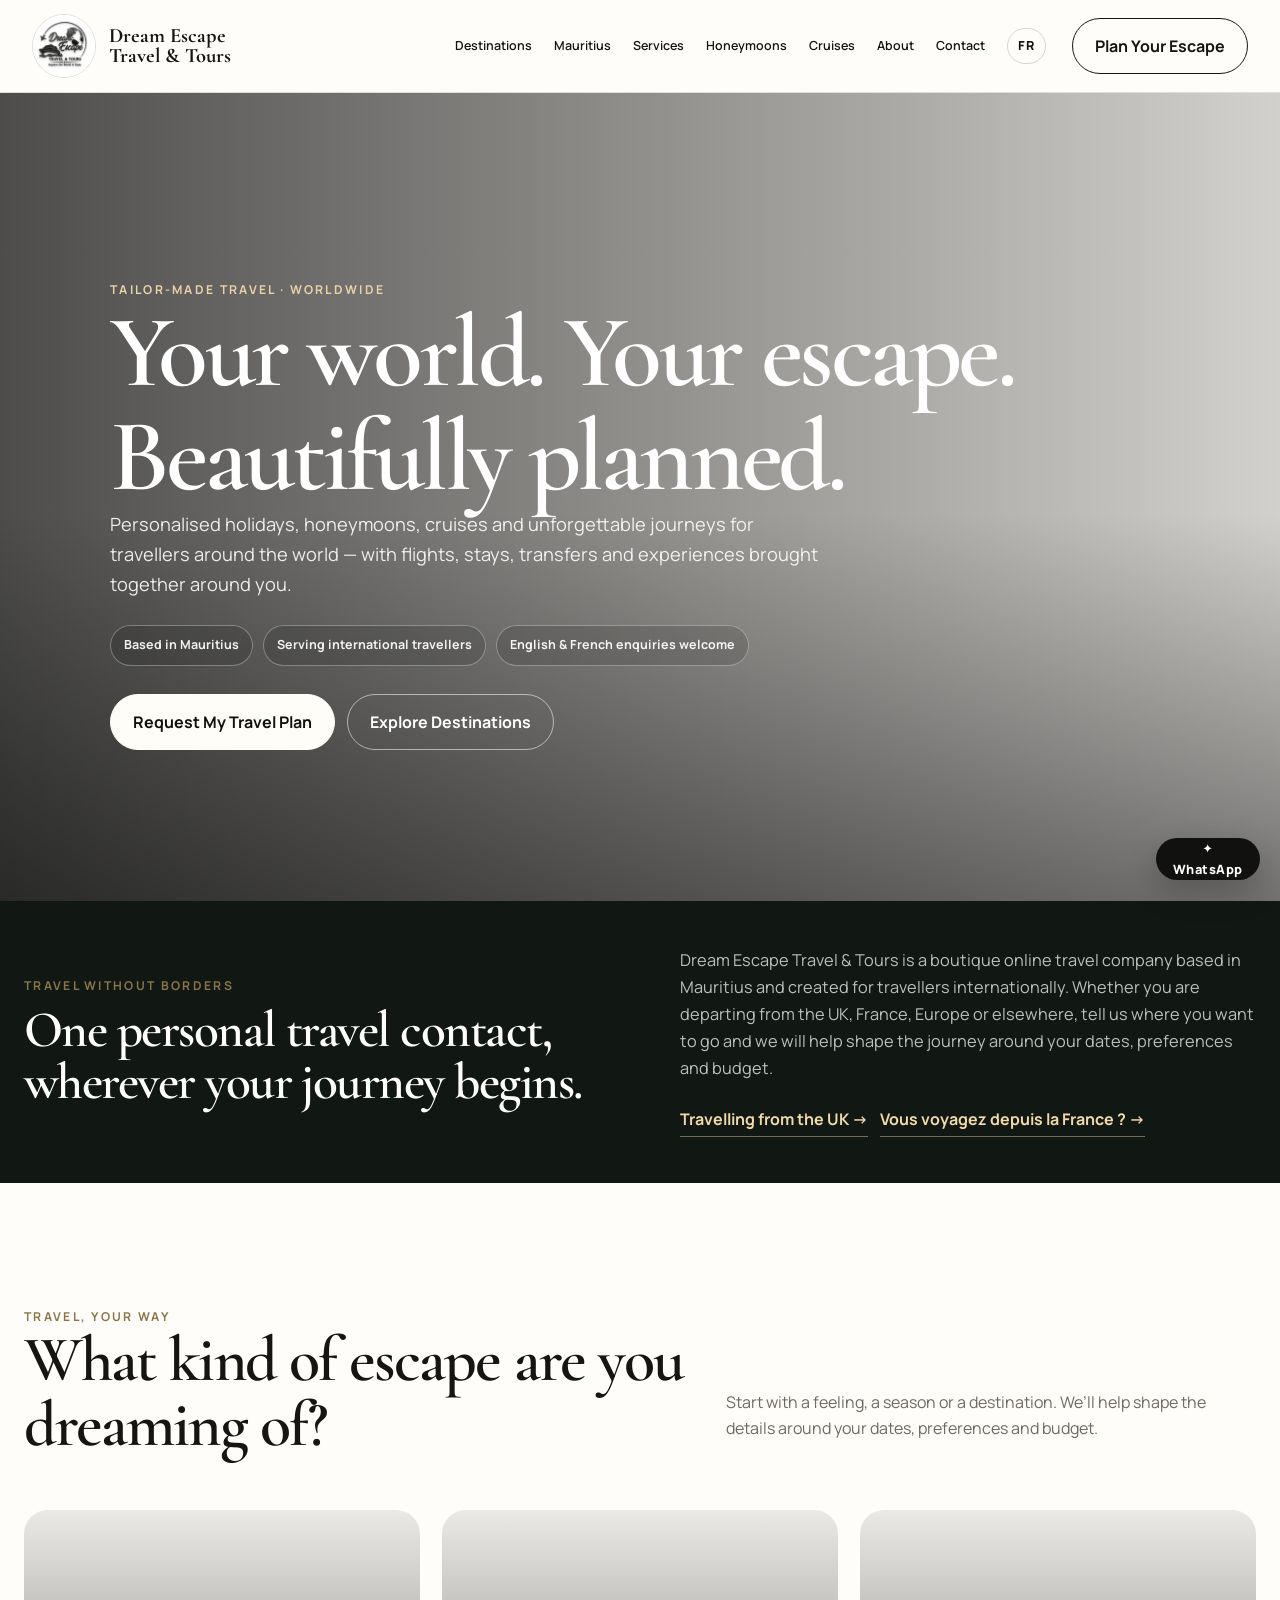
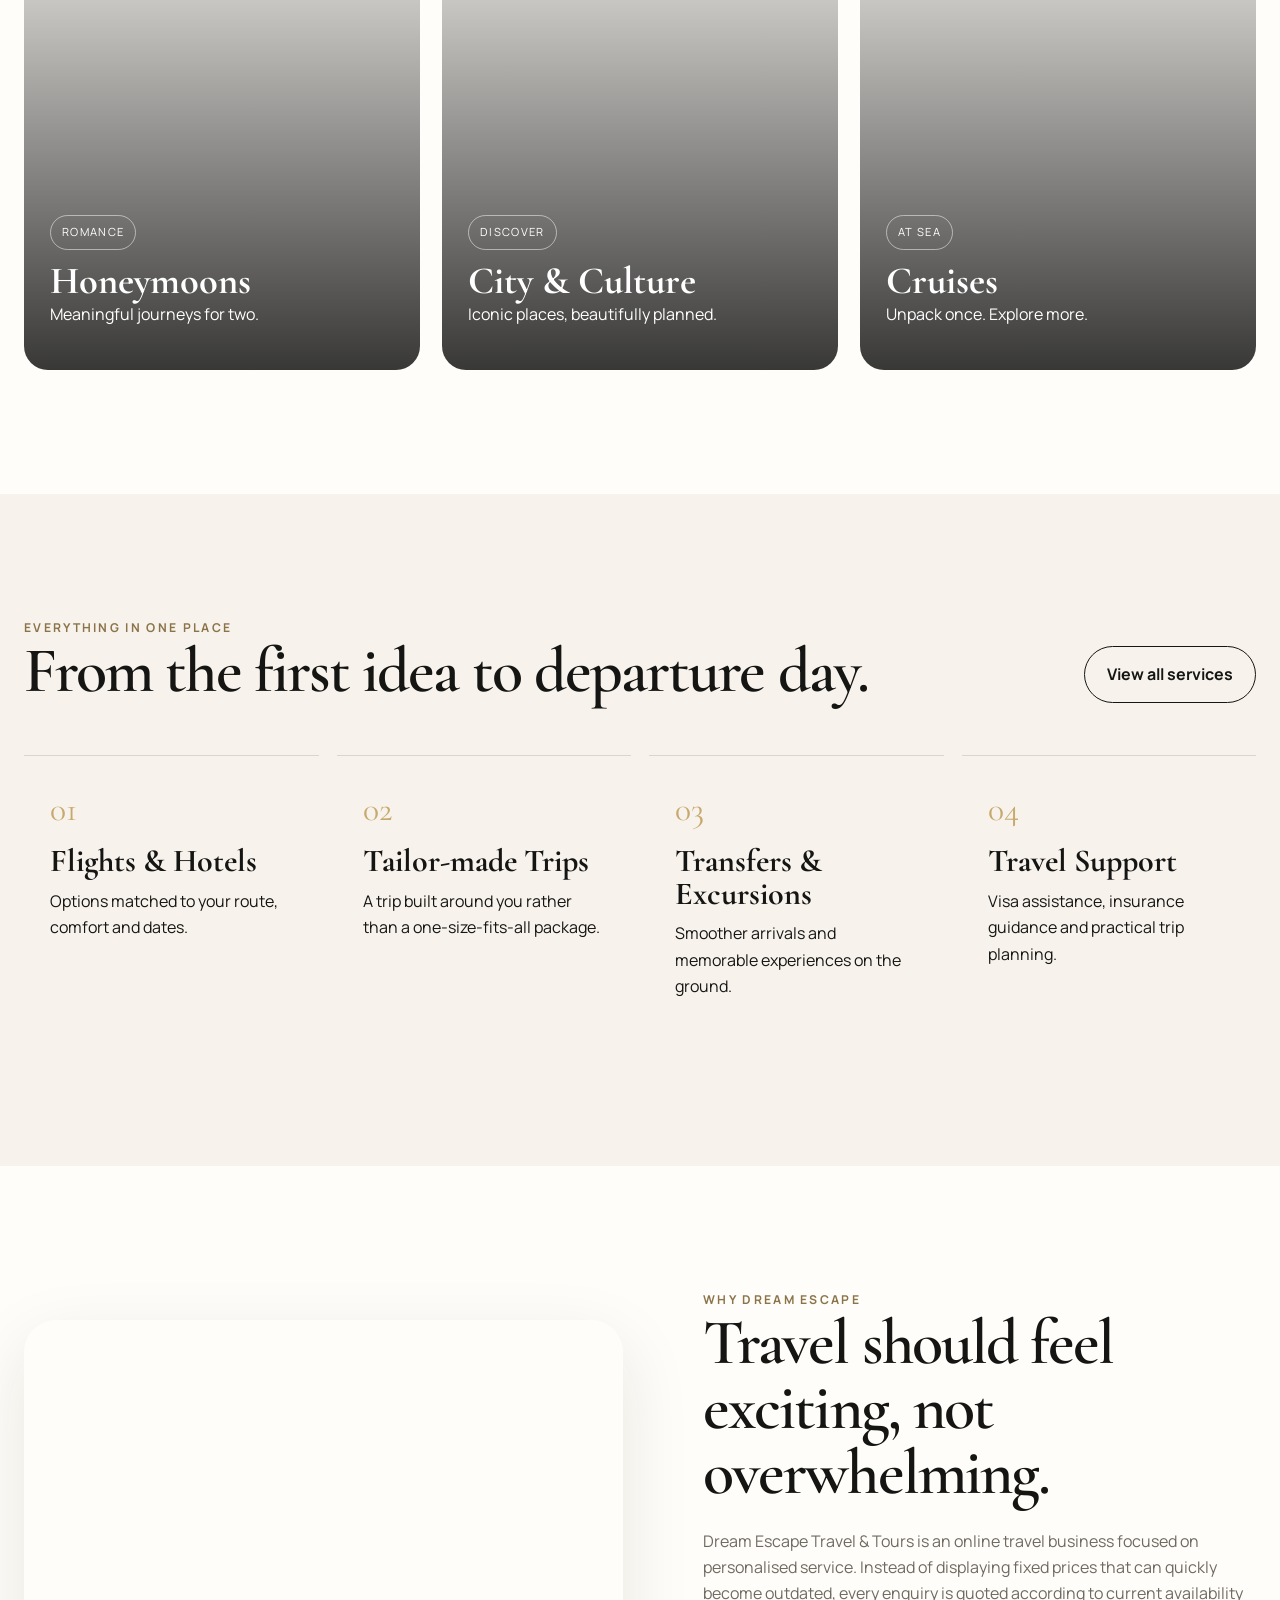
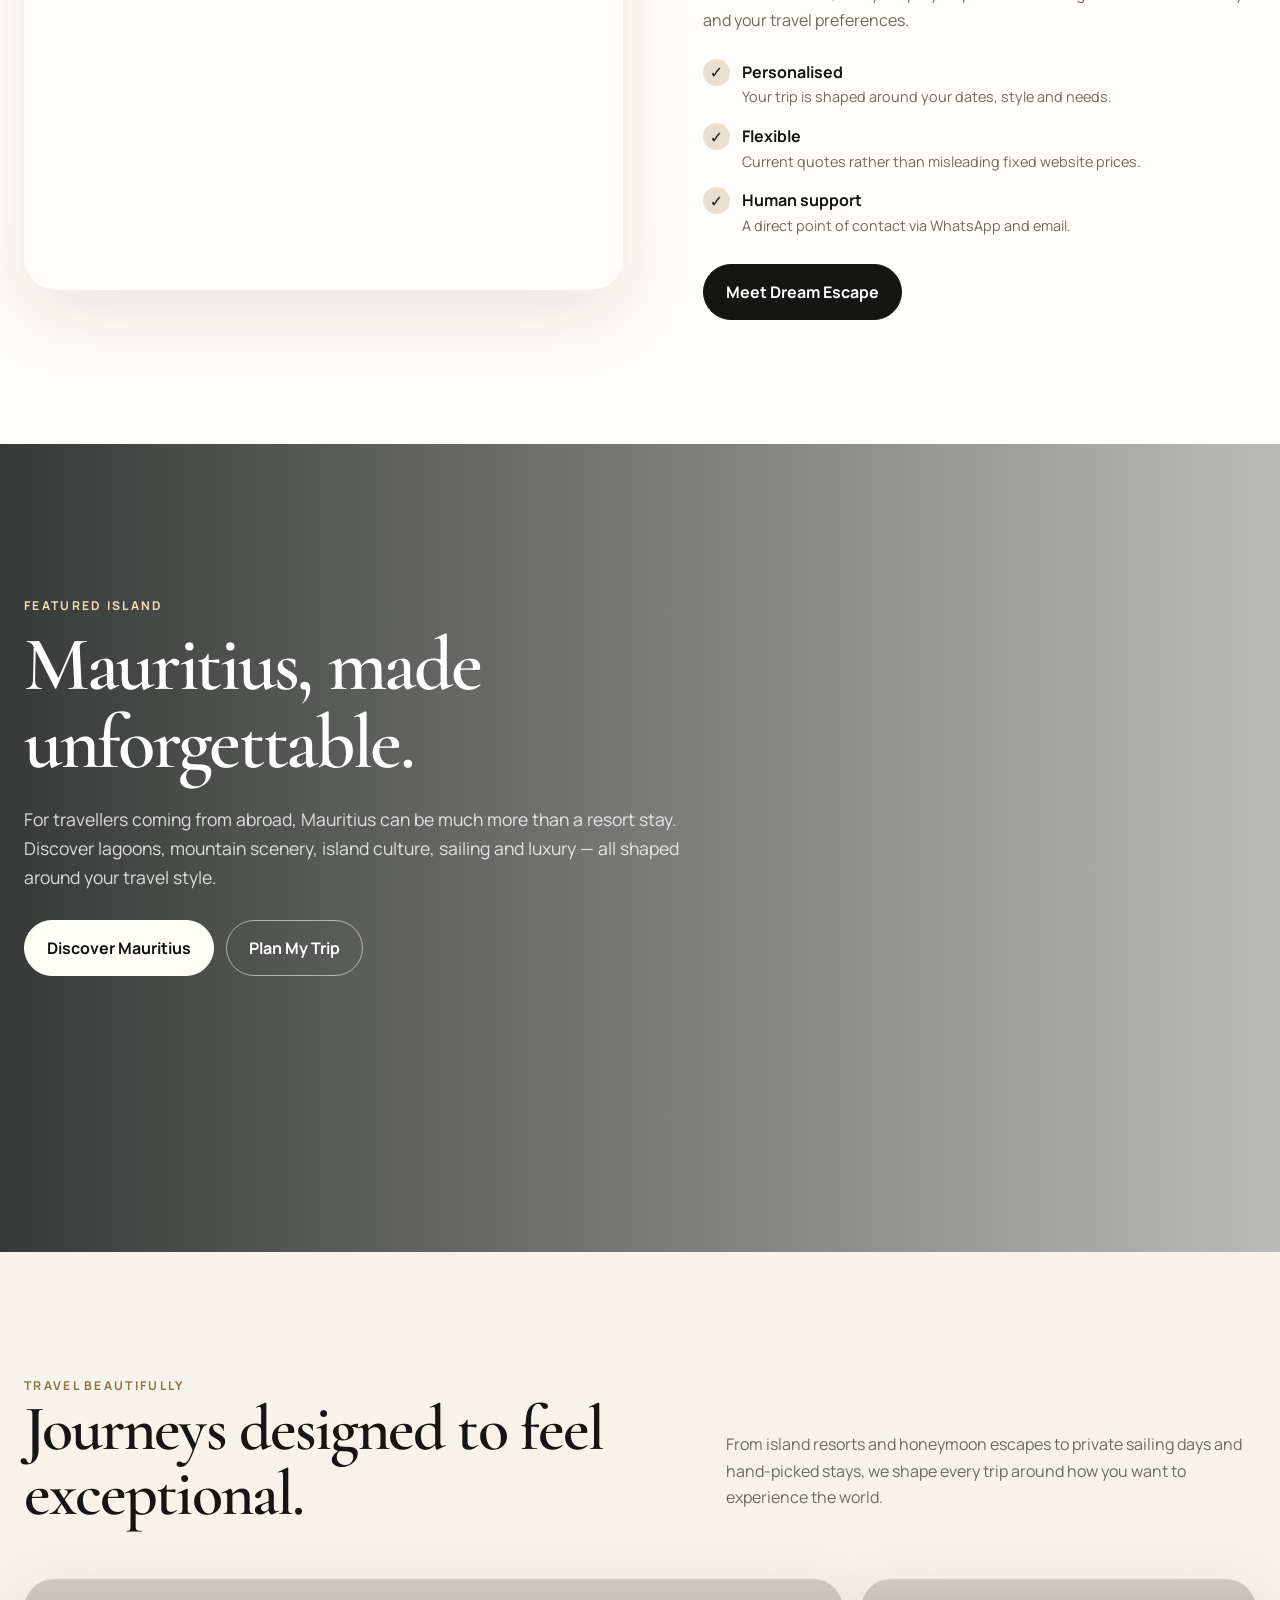
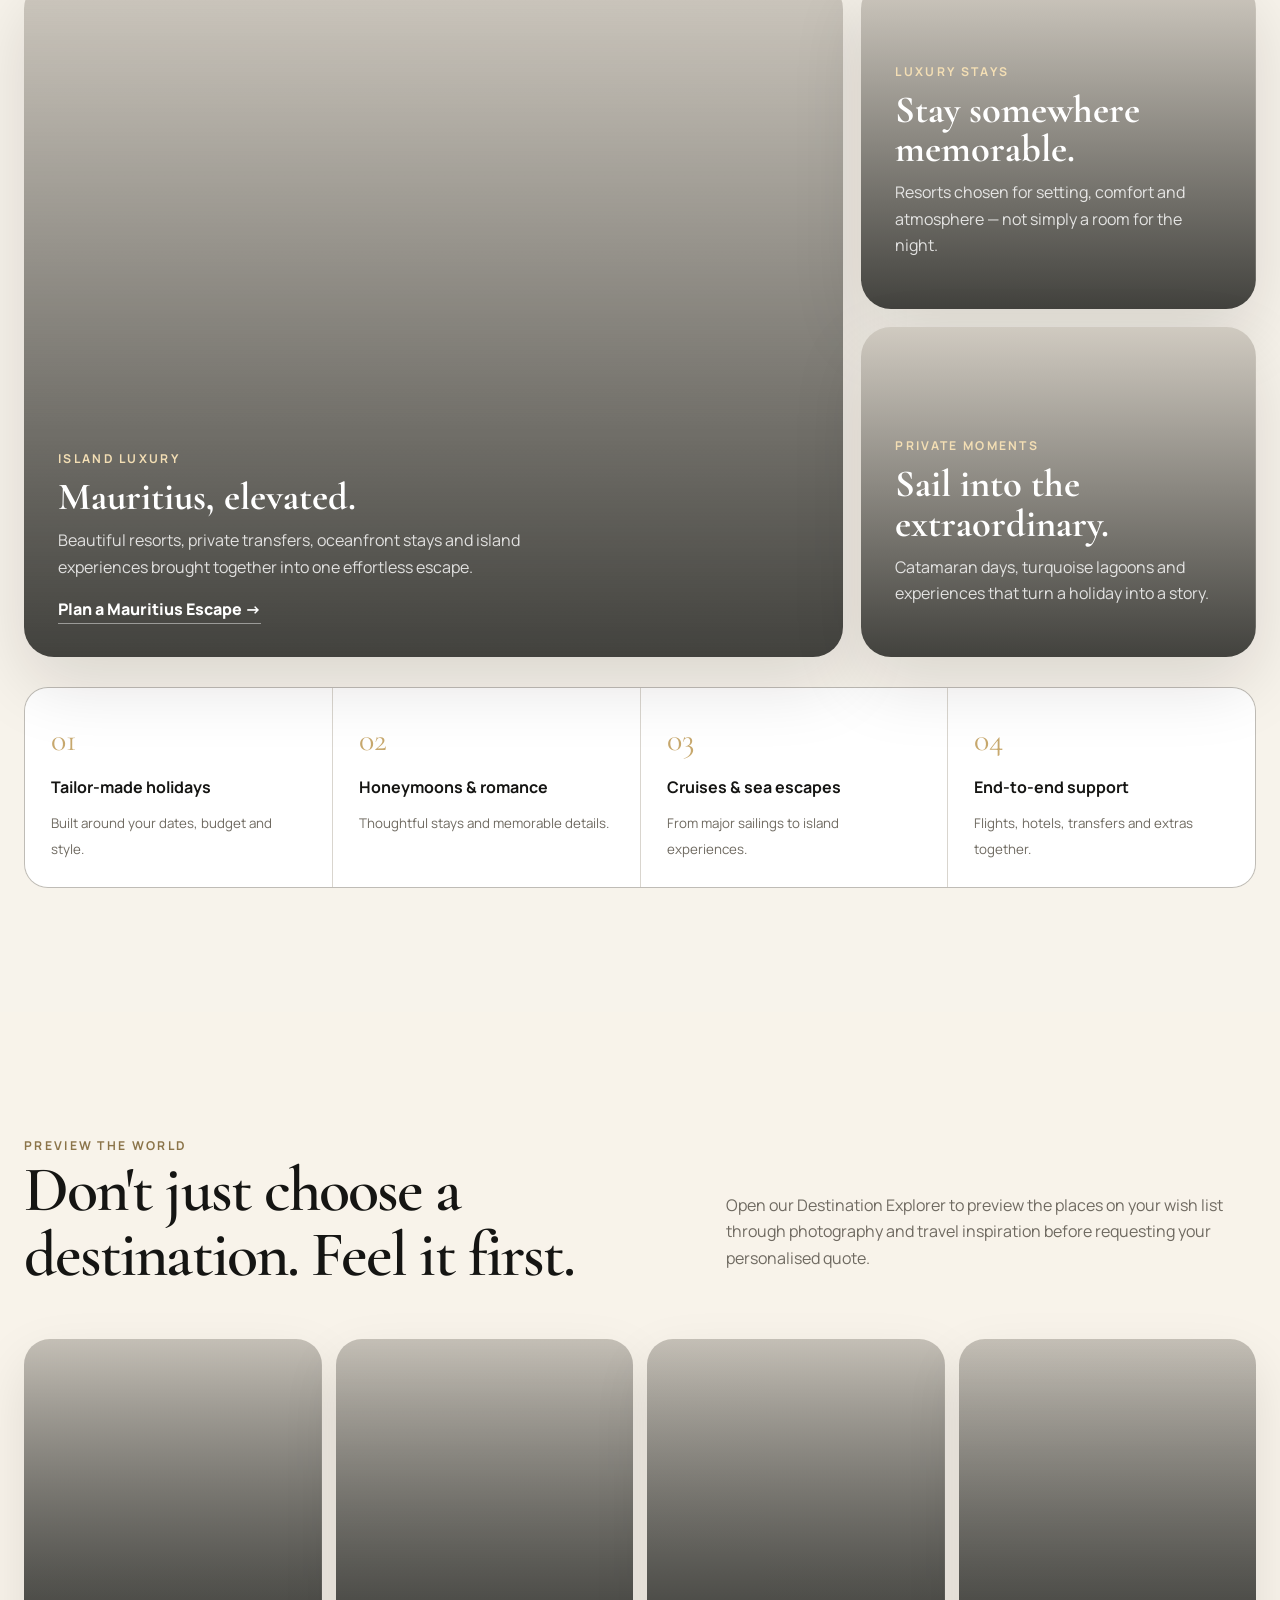
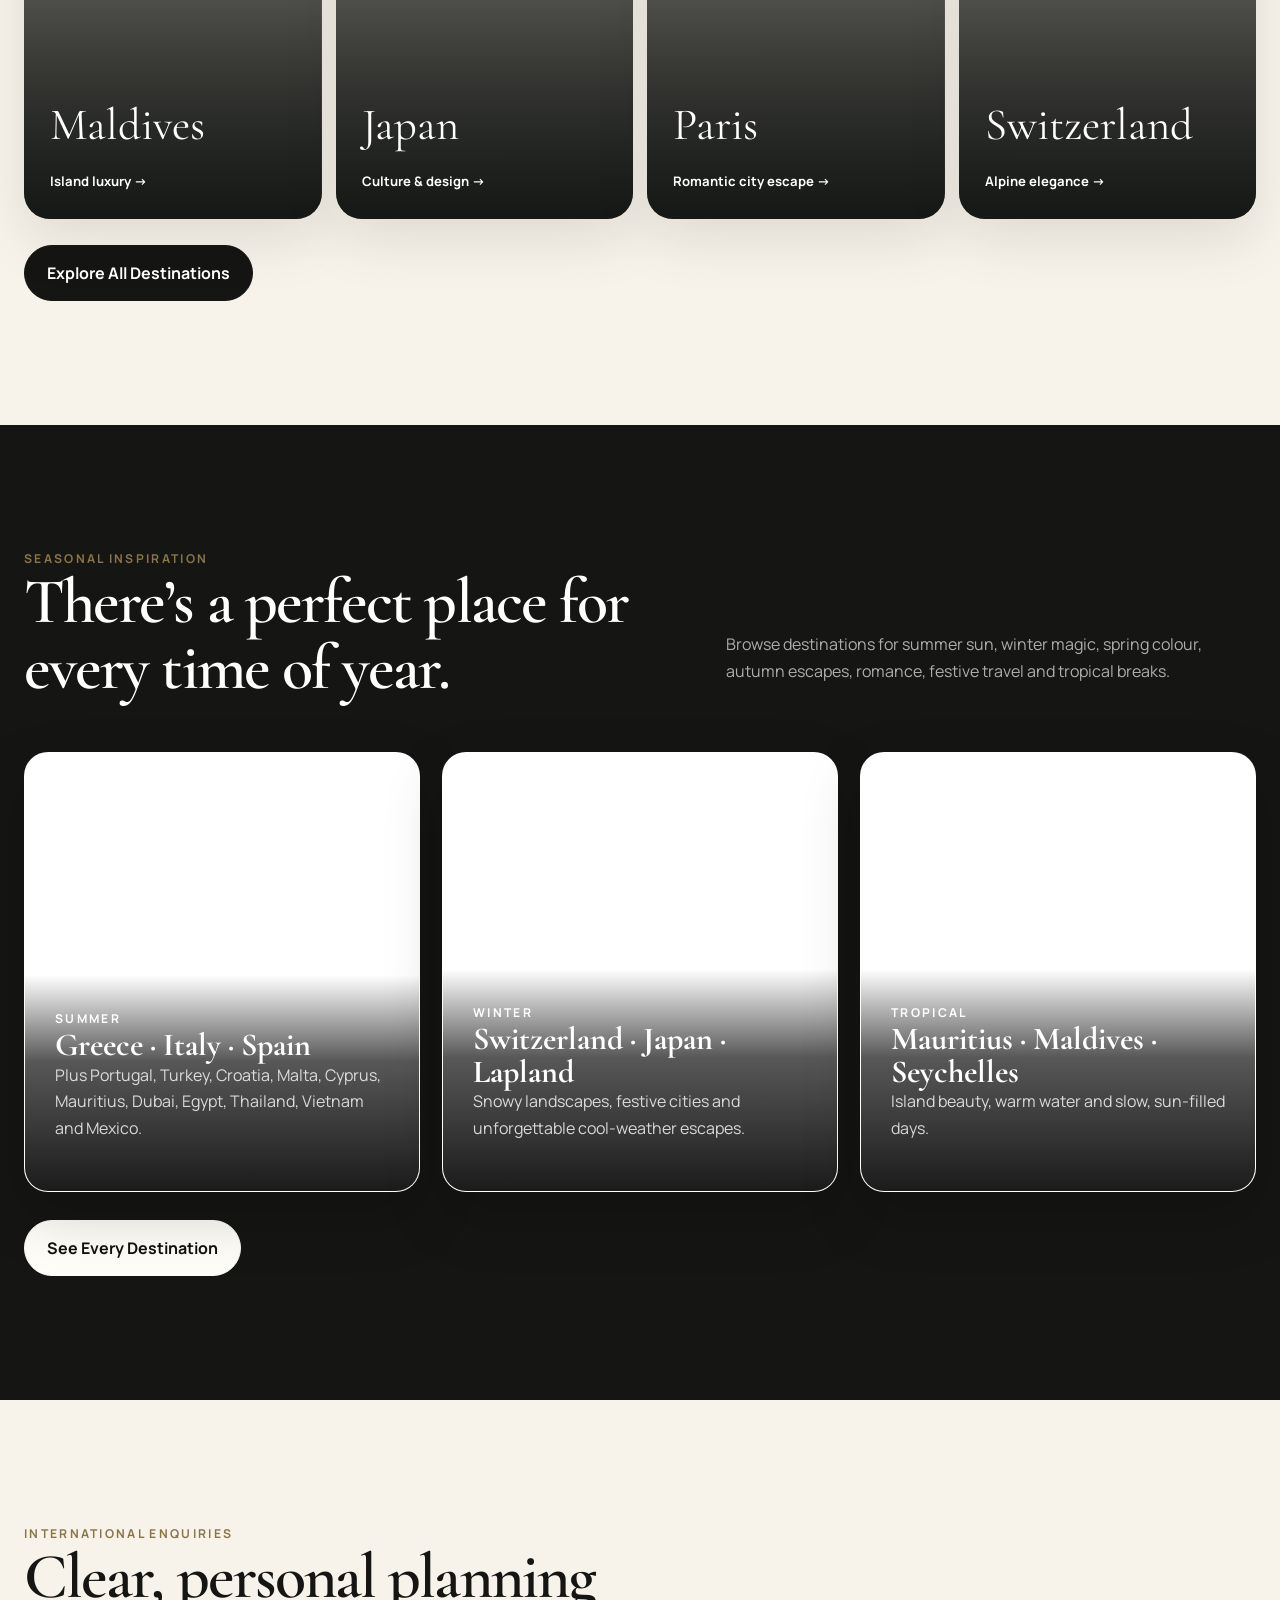
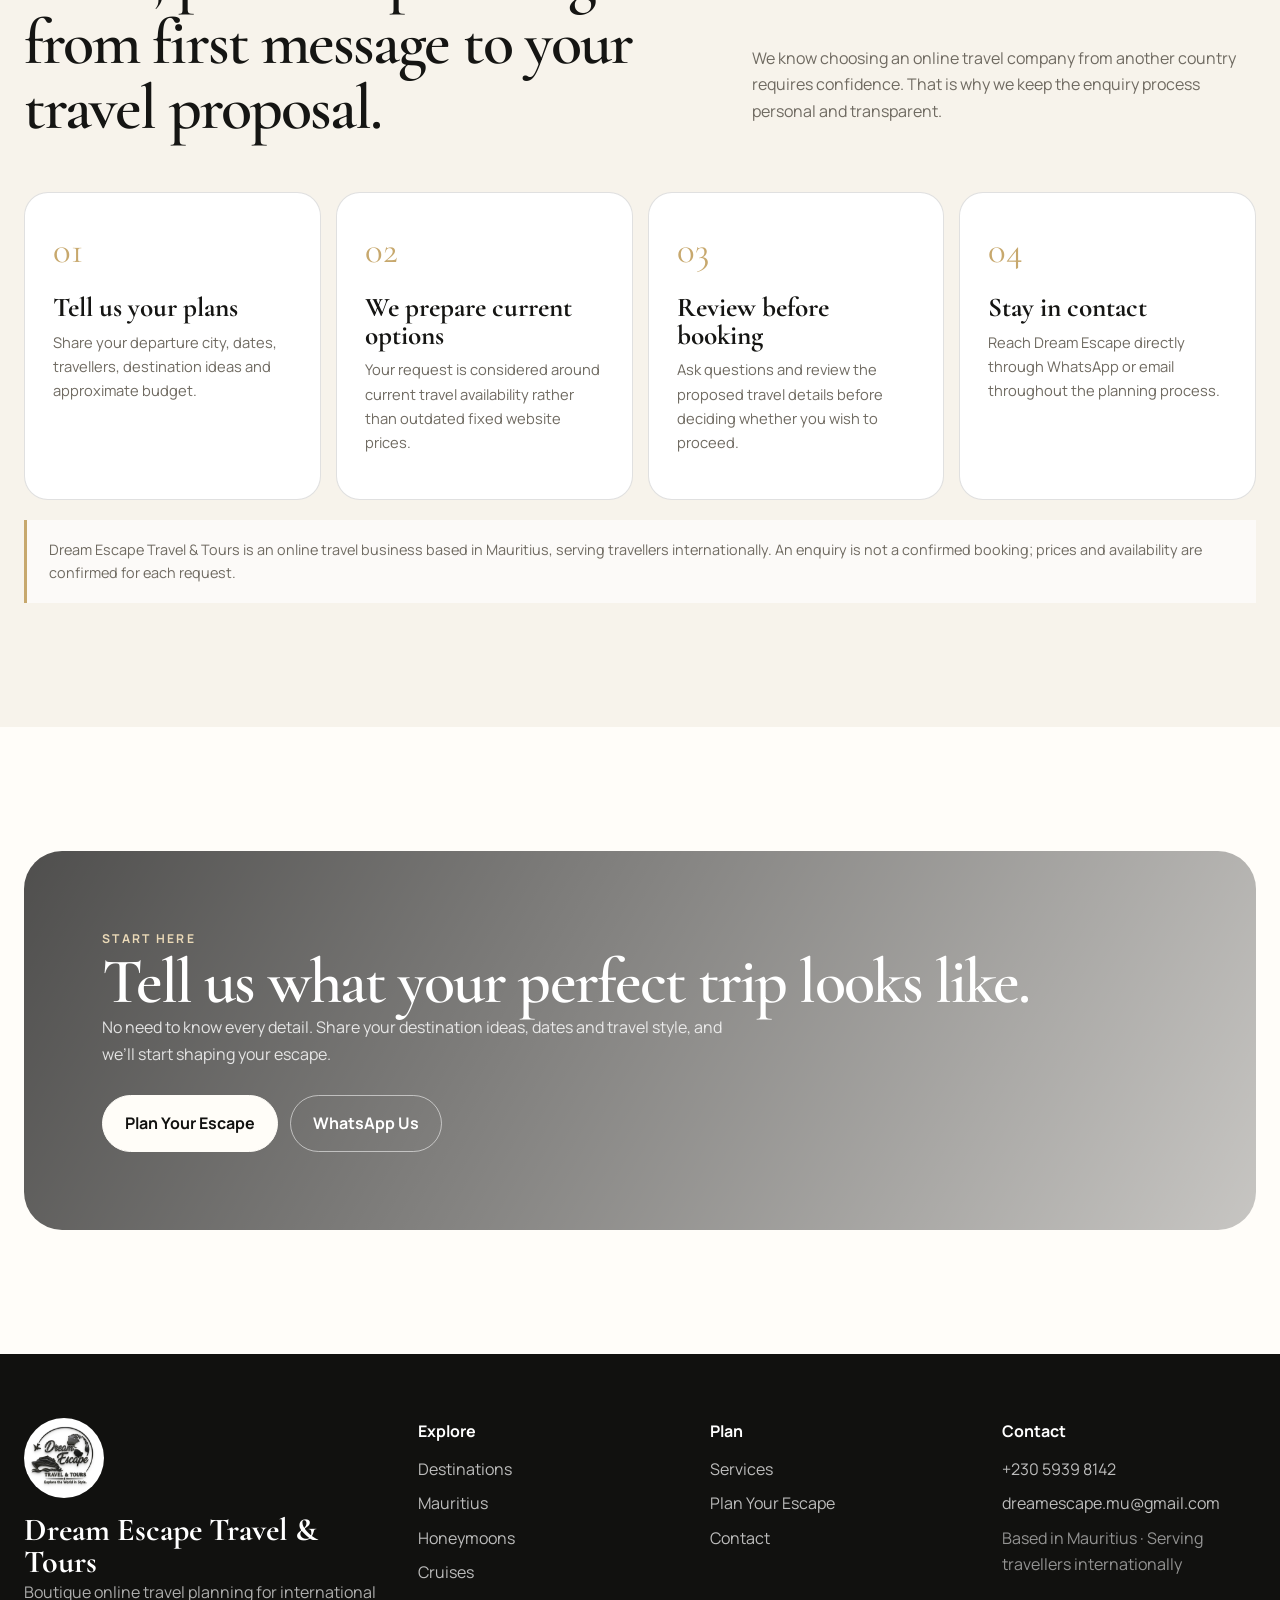
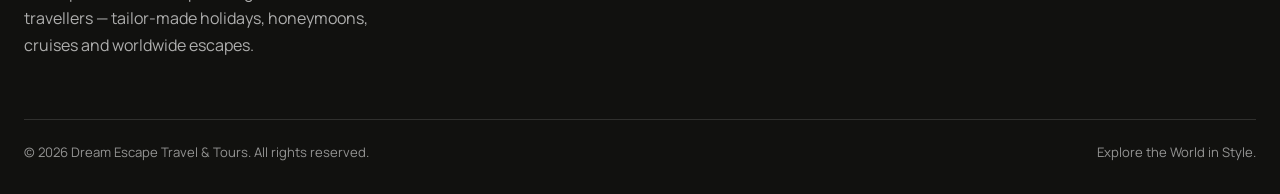
<file: index.html>
<!doctype html>
<html lang="en">
<head>
<meta charset="utf-8">
<meta name="viewport" content="width=device-width,initial-scale=1">
<title>Tailor-Made Holidays Worldwide | Dream Escape Travel & Tours</title>
<meta name="description" content="Dream Escape Travel & Tours creates tailor-made holidays, honeymoons, cruises and worldwide escapes for international travellers. Based in Mauritius, planning journeys worldwide.">
<link rel="canonical" href="https://dreamescapetraveltourswebsite.vercel.app/">
<meta property="og:title" content="Dream Escape Travel & Tours | Tailor-Made Holidays Worldwide">
<meta property="og:description" content="Personalised holidays, honeymoons, cruises and worldwide journeys — beautifully planned around you.">
<meta property="og:url" content="https://dreamescapetraveltourswebsite.vercel.app/">
<meta property="og:type" content="website">
<link rel="icon" href="dream-escape-logo.jpeg">
<link rel="stylesheet" href="styles.css">
</head>
<body>

<header class="site-header">
  <div class="container nav">
    <a class="brand" href="index.html">
      <img src="dream-escape-logo.jpeg" alt="Dream Escape Travel & Tours logo">
      <span class="brand-text">Dream Escape<br>Travel & Tours</span>
    </a>
    <nav class="nav-links">
      <a href="destinations.html">Destinations</a>
      <a href="mauritius.html">Mauritius</a>
      <a href="services.html">Services</a>
      <a href="honeymoons.html">Honeymoons</a>
      <a href="cruises.html">Cruises</a>
      <a href="about.html">About</a>
      <a href="contact.html">Contact</a>
      <a class="lang-link" href="fr.html" aria-label="Version française">FR</a>
    </nav>
    <a class="nav-cta" href="plan.html">Plan Your Escape</a>
    <button class="mobile-toggle" aria-label="Open menu">☰</button>
  </div>
</header>


<main>
<section class="hero">
  <div class="container hero-content">
    <div class="eyebrow" style="color:#e8d3a7">Tailor-made travel · Worldwide</div>
    <h1>Your world. Your escape. Beautifully planned.</h1>
    <p>Personalised holidays, honeymoons, cruises and unforgettable journeys for travellers around the world — with flights, stays, transfers and experiences brought together around you.</p>
    <div class="international-proof"><span>Based in Mauritius</span><span>Serving international travellers</span><span>English & French enquiries welcome</span></div>
    <div class="hero-actions"><a class="btn btn-light" href="plan.html">Request My Travel Plan</a><a class="btn" style="border-color:rgba(255,255,255,.55);color:white" href="destinations.html">Explore Destinations</a></div>
  </div>
</section>

<section class="international-intro"><div class="container international-intro-grid"><div><div class="eyebrow">Travel without borders</div><h2>One personal travel contact, wherever your journey begins.</h2></div><div><p>Dream Escape Travel & Tours is a boutique online travel company based in Mauritius and created for travellers internationally. Whether you are departing from the UK, France, Europe or elsewhere, tell us where you want to go and we will help shape the journey around your dates, preferences and budget.</p><div class="market-links"><a href="plan.html">Travelling from the UK →</a><a href="fr.html">Vous voyagez depuis la France ? →</a></div></div></div></section>

<section class="section">
 <div class="container">
  <div class="section-head"><div><div class="eyebrow">Travel, your way</div><h2>What kind of escape are you dreaming of?</h2></div><p>Start with a feeling, a season or a destination. We’ll help shape the details around your dates, preferences and budget.</p></div>
  <div class="grid-3">
    <a class="image-card" href="honeymoons.html" style="background-image:url('https://images.unsplash.com/photo-1516483638261-f4dbaf036963?auto=format&fit=crop&w=1000&q=85')"><div class="image-card-content"><span class="badge">Romance</span><h3>Honeymoons</h3><p>Meaningful journeys for two.</p></div></a>
    <a class="image-card" href="destinations.html" style="background-image:url('https://images.unsplash.com/photo-1502602898657-3e91760cbb34?auto=format&fit=crop&w=1000&q=85')"><div class="image-card-content"><span class="badge">Discover</span><h3>City & Culture</h3><p>Iconic places, beautifully planned.</p></div></a>
    <a class="image-card" href="cruises.html" style="background-image:url('https://images.unsplash.com/photo-1548574505-5e239809ee19?auto=format&fit=crop&w=1000&q=85')"><div class="image-card-content"><span class="badge">At sea</span><h3>Cruises</h3><p>Unpack once. Explore more.</p></div></a>
  </div>
 </div>
</section>

<section class="section section-soft">
 <div class="container">
  <div class="section-head"><div><div class="eyebrow">Everything in one place</div><h2>From the first idea to departure day.</h2></div><a class="btn" href="services.html">View all services</a></div>
  <div class="grid-4">
   <div class="service"><div class="service-num">01</div><h3>Flights & Hotels</h3><p>Options matched to your route, comfort and dates.</p></div>
   <div class="service"><div class="service-num">02</div><h3>Tailor-made Trips</h3><p>A trip built around you rather than a one-size-fits-all package.</p></div>
   <div class="service"><div class="service-num">03</div><h3>Transfers & Excursions</h3><p>Smoother arrivals and memorable experiences on the ground.</p></div>
   <div class="service"><div class="service-num">04</div><h3>Travel Support</h3><p>Visa assistance, insurance guidance and practical trip planning.</p></div>
  </div>
 </div>
</section>

<section class="section">
 <div class="container split">
  <div class="split-media"></div>
  <div>
   <div class="eyebrow">Why Dream Escape</div>
   <h2>Travel should feel exciting, not overwhelming.</h2>
   <p class="muted" style="margin-top:22px">Dream Escape Travel & Tours is an online travel business focused on personalised service. Instead of displaying fixed prices that can quickly become outdated, every enquiry is quoted according to current availability and your travel preferences.</p>
   <div class="checks">
    <div class="check"><span>✓</span><div><b>Personalised</b><div class="small">Your trip is shaped around your dates, style and needs.</div></div></div>
    <div class="check"><span>✓</span><div><b>Flexible</b><div class="small">Current quotes rather than misleading fixed website prices.</div></div></div>
    <div class="check"><span>✓</span><div><b>Human support</b><div class="small">A direct point of contact via WhatsApp and email.</div></div></div>
   </div>
   <a class="btn btn-dark" href="about.html">Meet Dream Escape</a>
  </div>
 </div>
</section>

<section class="section mauritius-home-feature"><div class="container"><div class="mauritius-feature-inner"><div class="mauritius-feature-copy"><div class="eyebrow" style="color:#f4dfb7">Featured island</div><h2>Mauritius, made unforgettable.</h2><p>For travellers coming from abroad, Mauritius can be much more than a resort stay. Discover lagoons, mountain scenery, island culture, sailing and luxury — all shaped around your travel style.</p><div class="hero-actions"><a class="btn btn-light" href="mauritius.html">Discover Mauritius</a><a class="btn mauritius-outline" href="plan.html">Plan My Trip</a></div></div></div></div></section>
<section class="section premium-showcase">
  <div class="container">
    <div class="section-head premium-head">
      <div>
        <div class="eyebrow">Travel beautifully</div>
        <h2>Journeys designed to feel exceptional.</h2>
      </div>
      <p>From island resorts and honeymoon escapes to private sailing days and hand-picked stays, we shape every trip around how you want to experience the world.</p>
    </div>

    <div class="premium-editorial-grid">
      <article class="premium-tile premium-tile-large" style="background-image:linear-gradient(to top,rgba(8,10,8,.72),rgba(8,10,8,.05)),url('https://images.pexels.com/photos/3703465/pexels-photo-3703465.jpeg?auto=compress&cs=tinysrgb&w=2000')">
        <div class="premium-tile-copy">
          <span class="eyebrow light">Island luxury</span>
          <h3>Mauritius, elevated.</h3>
          <p>Beautiful resorts, private transfers, oceanfront stays and island experiences brought together into one effortless escape.</p>
          <a class="text-link-light" href="plan.html">Plan a Mauritius Escape →</a>
        </div>
      </article>

      <article class="premium-tile" style="background-image:linear-gradient(to top,rgba(8,10,8,.72),rgba(8,10,8,.04)),url('https://images.pexels.com/photos/15796414/pexels-photo-15796414.jpeg?auto=compress&cs=tinysrgb&w=1800')">
        <div class="premium-tile-copy">
          <span class="eyebrow light">Luxury stays</span>
          <h3>Stay somewhere memorable.</h3>
          <p>Resorts chosen for setting, comfort and atmosphere — not simply a room for the night.</p>
        </div>
      </article>

      <article class="premium-tile" style="background-image:linear-gradient(to top,rgba(8,10,8,.72),rgba(8,10,8,.04)),url('https://images.pexels.com/photos/7425280/pexels-photo-7425280.jpeg?auto=compress&cs=tinysrgb&w=1800')">
        <div class="premium-tile-copy">
          <span class="eyebrow light">Private moments</span>
          <h3>Sail into the extraordinary.</h3>
          <p>Catamaran days, turquoise lagoons and experiences that turn a holiday into a story.</p>
        </div>
      </article>
    </div>

    <div class="premium-service-strip">
      <div><span>01</span><b>Tailor-made holidays</b><small>Built around your dates, budget and style.</small></div>
      <div><span>02</span><b>Honeymoons & romance</b><small>Thoughtful stays and memorable details.</small></div>
      <div><span>03</span><b>Cruises & sea escapes</b><small>From major sailings to island experiences.</small></div>
      <div><span>04</span><b>End-to-end support</b><small>Flights, hotels, transfers and extras together.</small></div>
    </div>
  </div>
</section>


<section class="section world-preview-section">
  <div class="container">
    <div class="section-head">
      <div><div class="eyebrow">Preview the world</div><h2>Don't just choose a destination. Feel it first.</h2></div>
      <p>Open our Destination Explorer to preview the places on your wish list through photography and travel inspiration before requesting your personalised quote.</p>
    </div>
    <div class="world-preview-row">
      <a class="world-preview-card wp-maldives" href="destinations.html"><span>Maldives</span><b>Island luxury →</b></a>
      <a class="world-preview-card wp-japan" href="destinations.html"><span>Japan</span><b>Culture & design →</b></a>
      <a class="world-preview-card wp-paris" href="destinations.html"><span>Paris</span><b>Romantic city escape →</b></a>
      <a class="world-preview-card wp-swiss" href="destinations.html"><span>Switzerland</span><b>Alpine elegance →</b></a>
    </div>
    <div style="margin-top:26px"><a class="btn btn-dark" href="destinations.html">Explore All Destinations</a></div>
  </div>
</section>
<section class="section section-dark">
 <div class="container">
  <div class="section-head"><div><div class="eyebrow">Seasonal inspiration</div><h2>There’s a perfect place for every time of year.</h2></div><p>Browse destinations for summer sun, winter magic, spring colour, autumn escapes, romance, festive travel and tropical breaks.</p></div>
  <div class="grid-3 seasonal-grid">
   <div class="card seasonal-card seasonal-summer"><div class="card-body"><div class="eyebrow">Summer</div><h3>Greece · Italy · Spain</h3><p>Plus Portugal, Turkey, Croatia, Malta, Cyprus, Mauritius, Dubai, Egypt, Thailand, Vietnam and Mexico.</p></div></div>
   <div class="card seasonal-card seasonal-winter"><div class="card-body"><div class="eyebrow">Winter</div><h3>Switzerland · Japan · Lapland</h3><p>Snowy landscapes, festive cities and unforgettable cool-weather escapes.</p></div></div>
   <div class="card seasonal-card seasonal-tropical"><div class="card-body"><div class="eyebrow">Tropical</div><h3>Mauritius · Maldives · Seychelles</h3><p>Island beauty, warm water and slow, sun-filled days.</p></div></div>
  </div>
  <div style="margin-top:28px"><a class="btn btn-light" href="destinations.html">See Every Destination</a></div>
 </div>
</section>

<section class="section international-trust"><div class="container"><div class="section-head"><div><div class="eyebrow">International enquiries</div><h2>Clear, personal planning from first message to your travel proposal.</h2></div><p>We know choosing an online travel company from another country requires confidence. That is why we keep the enquiry process personal and transparent.</p></div><div class="trust-grid"><div class="trust-card"><span>01</span><h3>Tell us your plans</h3><p>Share your departure city, dates, travellers, destination ideas and approximate budget.</p></div><div class="trust-card"><span>02</span><h3>We prepare current options</h3><p>Your request is considered around current travel availability rather than outdated fixed website prices.</p></div><div class="trust-card"><span>03</span><h3>Review before booking</h3><p>Ask questions and review the proposed travel details before deciding whether you wish to proceed.</p></div><div class="trust-card"><span>04</span><h3>Stay in contact</h3><p>Reach Dream Escape directly through WhatsApp or email throughout the planning process.</p></div></div><div class="trust-note">Dream Escape Travel & Tours is an online travel business based in Mauritius, serving travellers internationally. An enquiry is not a confirmed booking; prices and availability are confirmed for each request.</div></div></section>

<section class="section">
 <div class="container cta-panel">
  <div class="eyebrow" style="color:#ead9b7">Start here</div>
  <h2>Tell us what your perfect trip looks like.</h2>
  <p>No need to know every detail. Share your destination ideas, dates and travel style, and we’ll start shaping your escape.</p>
  <div class="hero-actions"><a class="btn btn-light" href="plan.html">Plan Your Escape</a><a class="btn" style="color:white;border-color:rgba(255,255,255,.55)" href="https://wa.me/23059398142" target="_blank">WhatsApp Us</a></div>
 </div>
</section>
</main>


<a class="float-wa" href="https://wa.me/23059398142" target="_blank" aria-label="WhatsApp">✦</a>
<footer>
  <div class="container">
    <div class="footer-grid">
      <div class="footer-brand">
        <img src="dream-escape-logo.jpeg" alt="">
        <h3>Dream Escape Travel & Tours</h3>
        <p style="color:rgba(255,255,255,.66);max-width:360px">Boutique online travel planning for international travellers — tailor-made holidays, honeymoons, cruises and worldwide escapes.</p>
      </div>
      <div><div class="footer-title">Explore</div><a href="destinations.html">Destinations</a><br>
      <a href="mauritius.html">Mauritius</a><br><a href="honeymoons.html">Honeymoons</a><br><a href="cruises.html">Cruises</a></div>
      <div><div class="footer-title">Plan</div><a href="services.html">Services</a><br><a href="plan.html">Plan Your Escape</a><br><a href="contact.html">Contact</a></div>
      <div><div class="footer-title">Contact</div><a href="tel:+23059398142">+230 5939 8142</a><br><a href="mailto:dreamescape.mu@gmail.com">dreamescape.mu@gmail.com</a><br><span style="color:rgba(255,255,255,.55)">Based in Mauritius · Serving travellers internationally</span></div>
    </div>
    <div class="copyright"><span>© 2026 Dream Escape Travel & Tours. All rights reserved.</span><span>Explore the World in Style.</span></div>
  </div>
</footer>
<script src="script.js"></script>

</body>
</html>
</file>
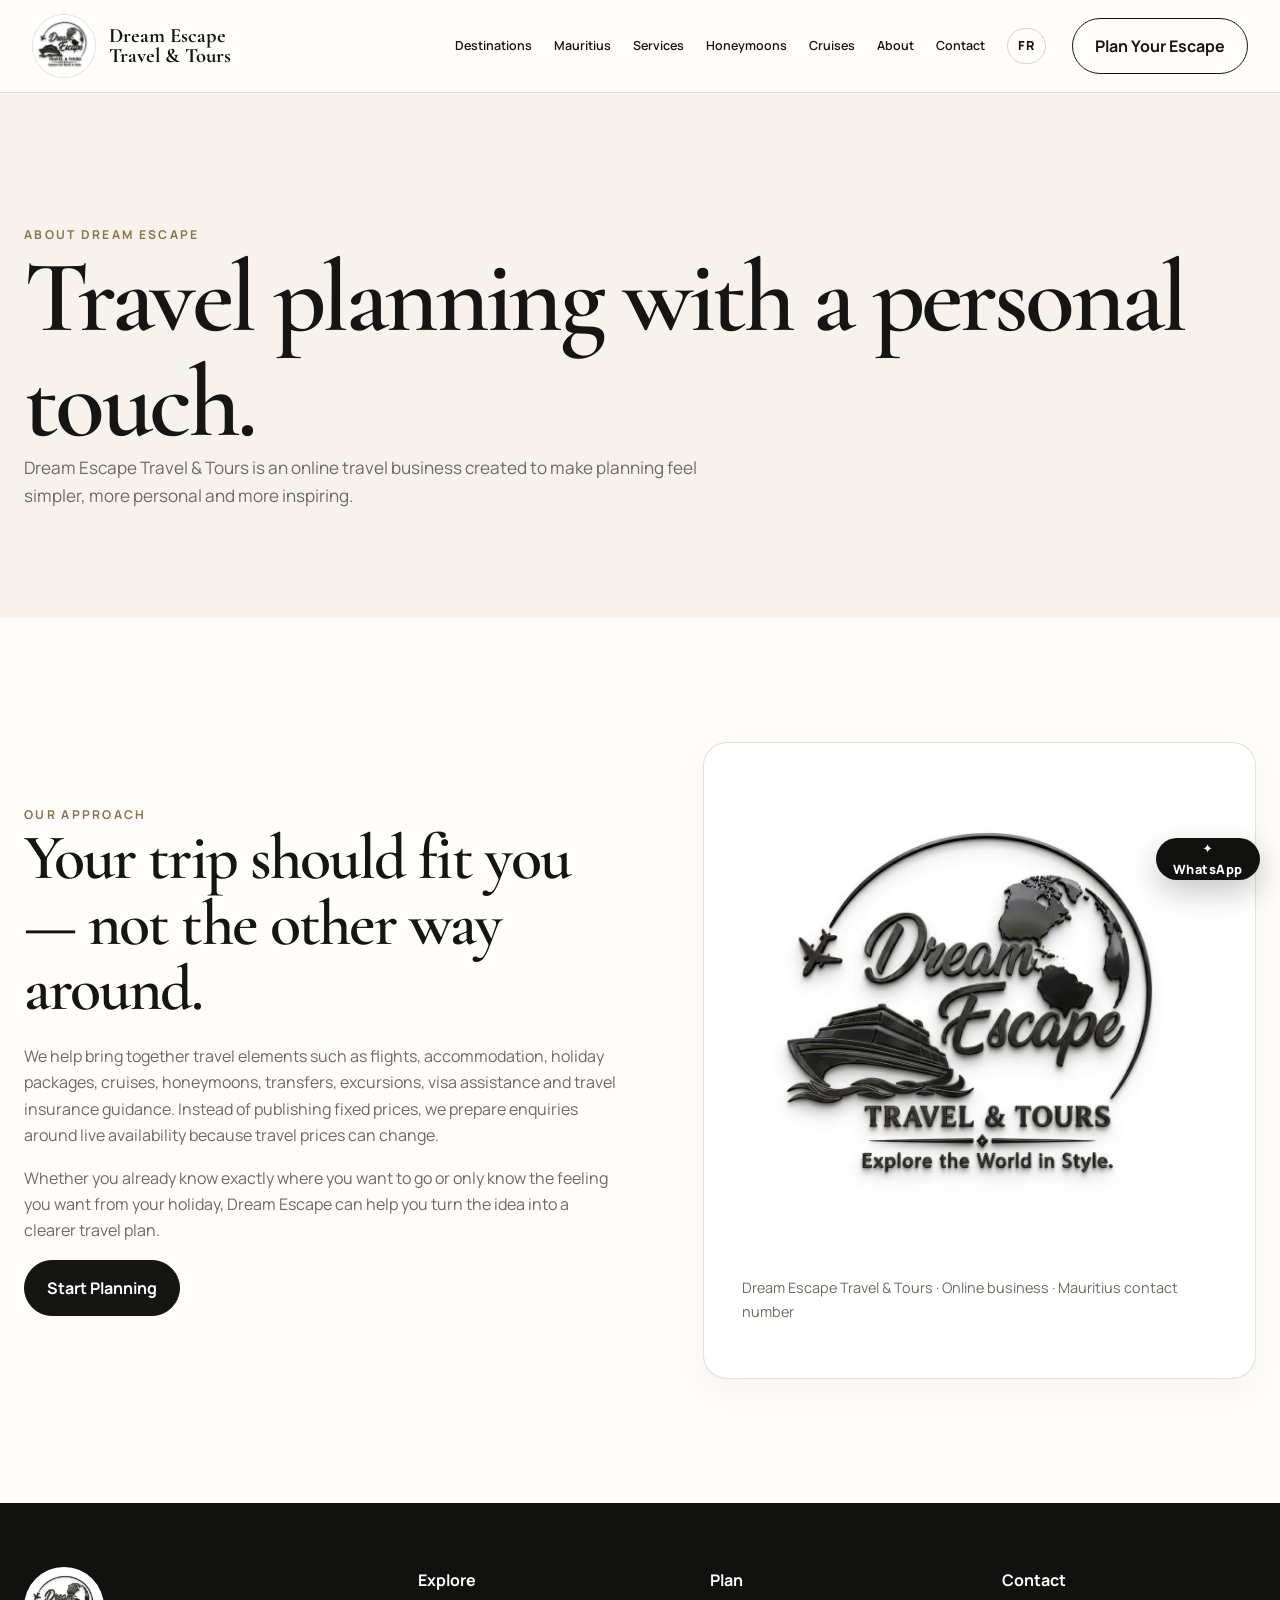
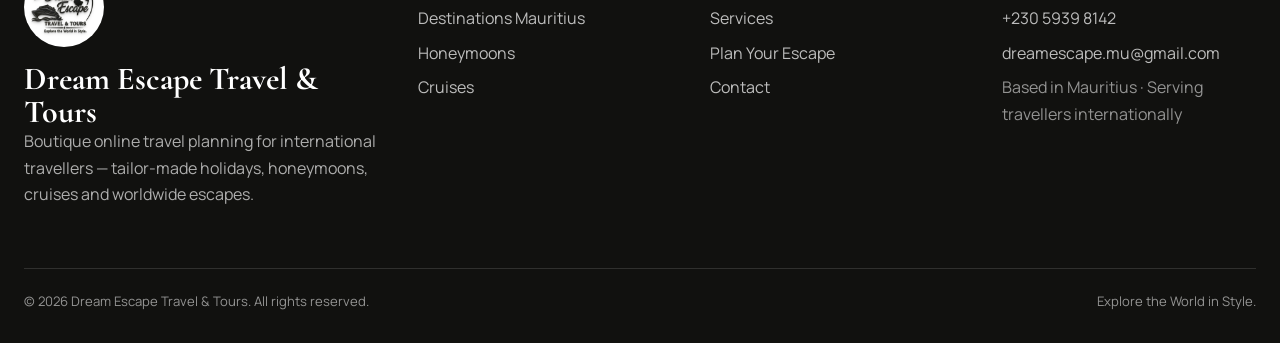
<file: about.html>
<!doctype html>
<html lang="en">
<head>
<meta charset="utf-8">
<meta name="viewport" content="width=device-width,initial-scale=1">
<title>About | Dream Escape Travel & Tours</title>
<meta name="description" content="Dream Escape Travel & Tours — personalised travel planning, holidays, honeymoons and cruises.">
<link rel="icon" href="dream-escape-logo.jpeg">
<link rel="stylesheet" href="styles.css">
</head>
<body>

<header class="site-header">
  <div class="container nav">
    <a class="brand" href="index.html">
      <img src="dream-escape-logo.jpeg" alt="Dream Escape Travel & Tours logo">
      <span class="brand-text">Dream Escape<br>Travel & Tours</span>
    </a>
    <nav class="nav-links">
      <a href="destinations.html">Destinations</a>
      <a href="mauritius.html">Mauritius</a>
      <a href="services.html">Services</a>
      <a href="honeymoons.html">Honeymoons</a>
      <a href="cruises.html">Cruises</a>
      <a href="about.html">About</a>
      <a href="contact.html">Contact</a>
      <a class="lang-link" href="fr.html" aria-label="Version française">FR</a>
    </nav>
    <a class="nav-cta" href="plan.html">Plan Your Escape</a>
    <button class="mobile-toggle" aria-label="Open menu">☰</button>
  </div>
</header>


<main>
<section class="page-hero"><div class="container"><div class="eyebrow">About Dream Escape</div><h1>Travel planning with a personal touch.</h1><p>Dream Escape Travel & Tours is an online travel business created to make planning feel simpler, more personal and more inspiring.</p></div></section>
<section class="section"><div class="container split"><div><div class="eyebrow">Our approach</div><h2>Your trip should fit you — not the other way around.</h2><p class="muted" style="margin-top:22px">We help bring together travel elements such as flights, accommodation, holiday packages, cruises, honeymoons, transfers, excursions, visa assistance and travel insurance guidance. Instead of publishing fixed prices, we prepare enquiries around live availability because travel prices can change.</p><p class="muted">Whether you already know exactly where you want to go or only know the feeling you want from your holiday, Dream Escape can help you turn the idea into a clearer travel plan.</p><a class="btn btn-dark" href="plan.html">Start Planning</a></div><div class="card"><div class="card-body" style="padding:38px"><img src="dream-escape-logo.jpeg" alt="Dream Escape Travel & Tours" style="border-radius:22px"><p class="small" style="margin-top:20px">Dream Escape Travel & Tours · Online business · Mauritius contact number</p></div></div></div></section>
</main>


<a class="float-wa" href="https://wa.me/23059398142" target="_blank" aria-label="WhatsApp">✦</a>
<footer>
  <div class="container">
    <div class="footer-grid">
      <div class="footer-brand">
        <img src="dream-escape-logo.jpeg" alt="">
        <h3>Dream Escape Travel & Tours</h3>
        <p style="color:rgba(255,255,255,.66);max-width:360px">Boutique online travel planning for international travellers — tailor-made holidays, honeymoons, cruises and worldwide escapes.</p>
      </div>
      <div><div class="footer-title">Explore</div><a href="destinations.html">Destinations</a>
      <a href="mauritius.html">Mauritius</a><br><a href="honeymoons.html">Honeymoons</a><br><a href="cruises.html">Cruises</a></div>
      <div><div class="footer-title">Plan</div><a href="services.html">Services</a><br><a href="plan.html">Plan Your Escape</a><br><a href="contact.html">Contact</a></div>
      <div><div class="footer-title">Contact</div><a href="tel:+23059398142">+230 5939 8142</a><br><a href="mailto:dreamescape.mu@gmail.com">dreamescape.mu@gmail.com</a><br><span style="color:rgba(255,255,255,.55)">Based in Mauritius · Serving travellers internationally</span></div>
    </div>
    <div class="copyright"><span>© 2026 Dream Escape Travel & Tours. All rights reserved.</span><span>Explore the World in Style.</span></div>
  </div>
</footer>
<script src="script.js"></script>

</body>
</html>
</file>
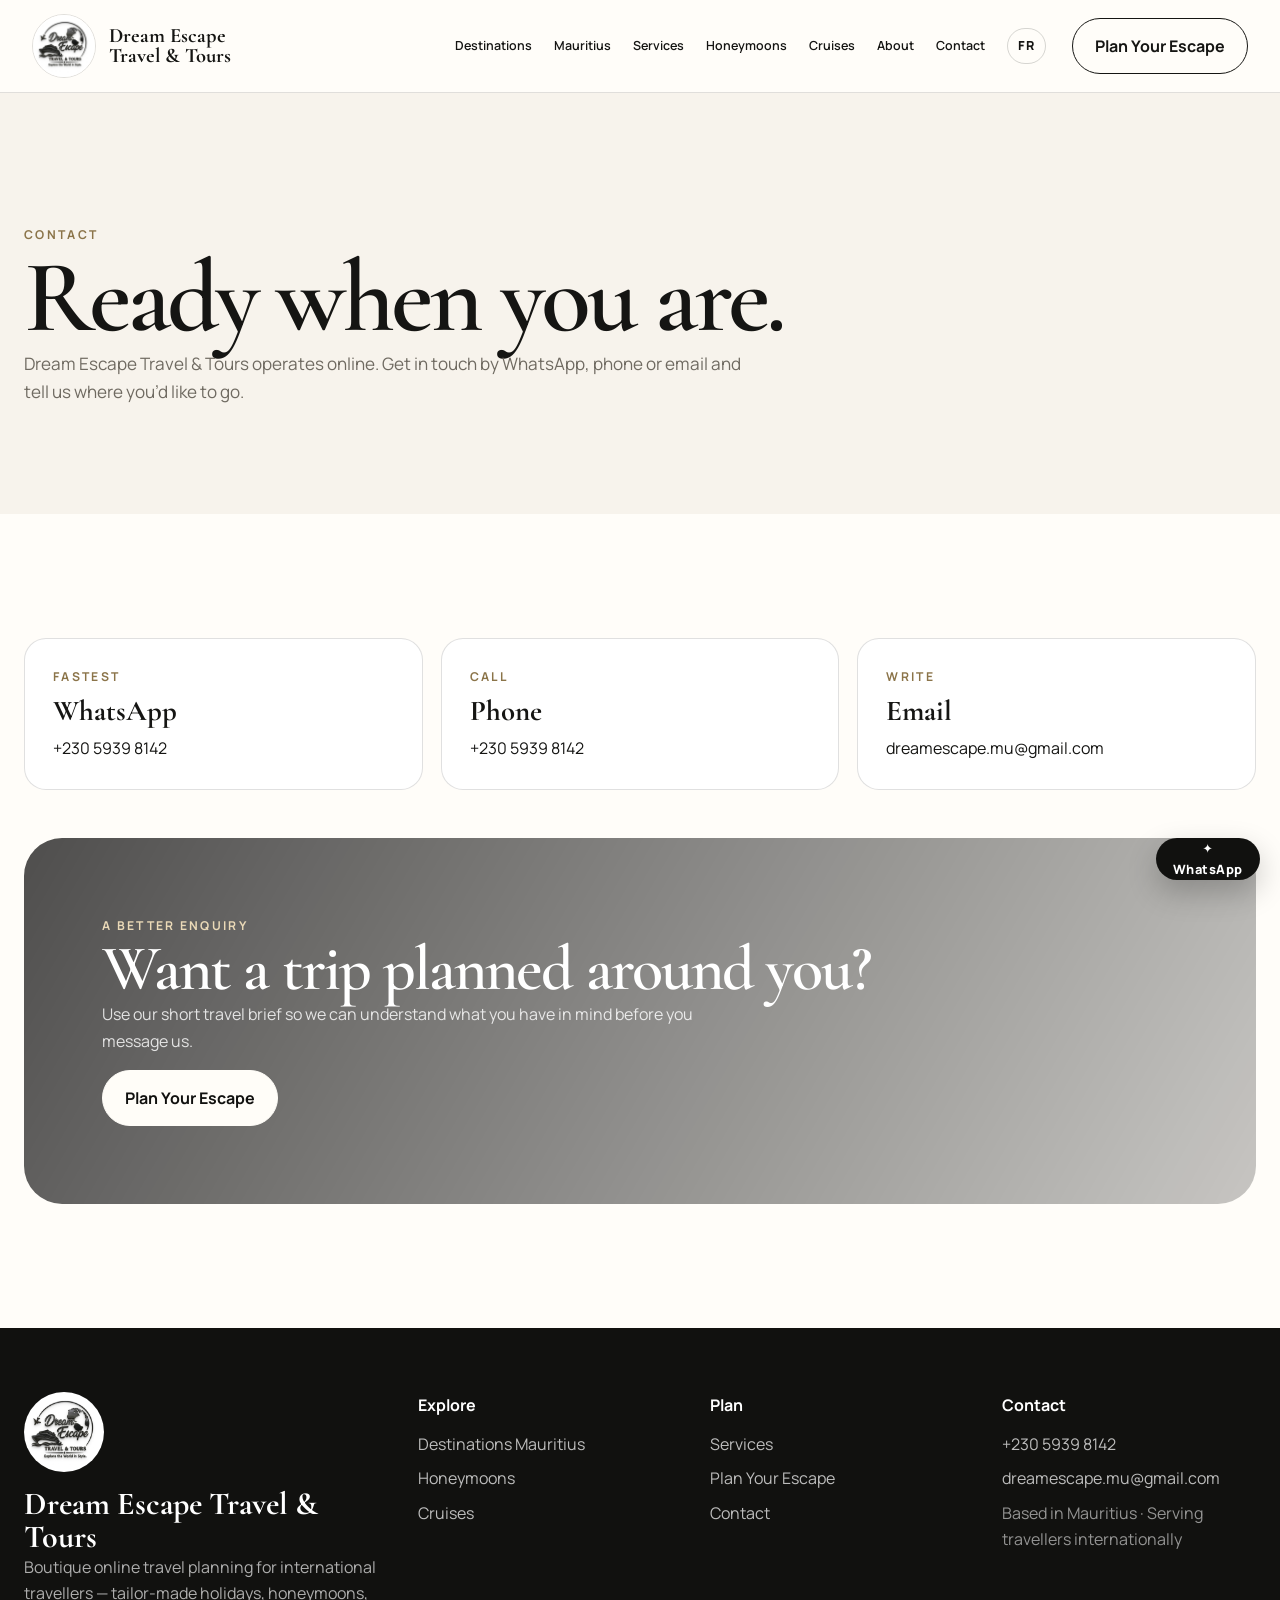
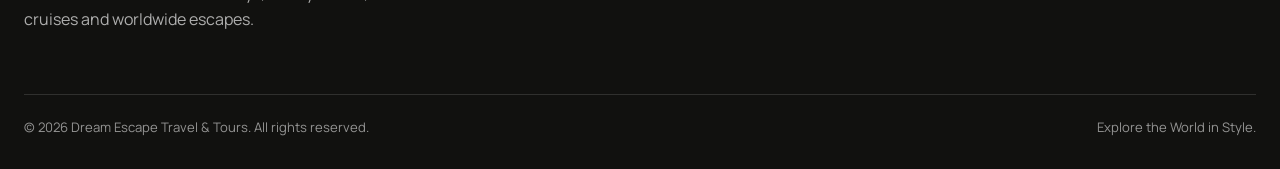
<file: contact.html>
<!doctype html>
<html lang="en">
<head>
<meta charset="utf-8">
<meta name="viewport" content="width=device-width,initial-scale=1">
<title>Contact | Dream Escape Travel & Tours</title>
<meta name="description" content="Dream Escape Travel & Tours — personalised travel planning, holidays, honeymoons and cruises.">
<link rel="icon" href="dream-escape-logo.jpeg">
<link rel="stylesheet" href="styles.css">
</head>
<body>

<header class="site-header">
  <div class="container nav">
    <a class="brand" href="index.html">
      <img src="dream-escape-logo.jpeg" alt="Dream Escape Travel & Tours logo">
      <span class="brand-text">Dream Escape<br>Travel & Tours</span>
    </a>
    <nav class="nav-links">
      <a href="destinations.html">Destinations</a>
      <a href="mauritius.html">Mauritius</a>
      <a href="services.html">Services</a>
      <a href="honeymoons.html">Honeymoons</a>
      <a href="cruises.html">Cruises</a>
      <a href="about.html">About</a>
      <a href="contact.html">Contact</a>
      <a class="lang-link" href="fr.html" aria-label="Version française">FR</a>
    </nav>
    <a class="nav-cta" href="plan.html">Plan Your Escape</a>
    <button class="mobile-toggle" aria-label="Open menu">☰</button>
  </div>
</header>


<main>
<section class="page-hero"><div class="container"><div class="eyebrow">Contact</div><h1>Ready when you are.</h1><p>Dream Escape Travel & Tours operates online. Get in touch by WhatsApp, phone or email and tell us where you’d like to go.</p></div></section>
<section class="section"><div class="container">
<div class="contact-cards">
<a class="contact-card" href="https://wa.me/23059398142" target="_blank"><div class="eyebrow">Fastest</div><strong>WhatsApp</strong><span>+230 5939 8142</span></a>
<a class="contact-card" href="tel:+23059398142"><div class="eyebrow">Call</div><strong>Phone</strong><span>+230 5939 8142</span></a>
<a class="contact-card" href="mailto:dreamescape.mu@gmail.com"><div class="eyebrow">Write</div><strong>Email</strong><span>dreamescape.mu@gmail.com</span></a>
</div>
<div class="cta-panel" style="margin-top:48px"><div class="eyebrow" style="color:#ead9b7">A better enquiry</div><h2>Want a trip planned around you?</h2><p>Use our short travel brief so we can understand what you have in mind before you message us.</p><a class="btn btn-light" href="plan.html">Plan Your Escape</a></div>
</div></section>
</main>


<a class="float-wa" href="https://wa.me/23059398142" target="_blank" aria-label="WhatsApp">✦</a>
<footer>
  <div class="container">
    <div class="footer-grid">
      <div class="footer-brand">
        <img src="dream-escape-logo.jpeg" alt="">
        <h3>Dream Escape Travel & Tours</h3>
        <p style="color:rgba(255,255,255,.66);max-width:360px">Boutique online travel planning for international travellers — tailor-made holidays, honeymoons, cruises and worldwide escapes.</p>
      </div>
      <div><div class="footer-title">Explore</div><a href="destinations.html">Destinations</a>
      <a href="mauritius.html">Mauritius</a><br><a href="honeymoons.html">Honeymoons</a><br><a href="cruises.html">Cruises</a></div>
      <div><div class="footer-title">Plan</div><a href="services.html">Services</a><br><a href="plan.html">Plan Your Escape</a><br><a href="contact.html">Contact</a></div>
      <div><div class="footer-title">Contact</div><a href="tel:+23059398142">+230 5939 8142</a><br><a href="mailto:dreamescape.mu@gmail.com">dreamescape.mu@gmail.com</a><br><span style="color:rgba(255,255,255,.55)">Based in Mauritius · Serving travellers internationally</span></div>
    </div>
    <div class="copyright"><span>© 2026 Dream Escape Travel & Tours. All rights reserved.</span><span>Explore the World in Style.</span></div>
  </div>
</footer>
<script src="script.js"></script>

</body>
</html>
</file>
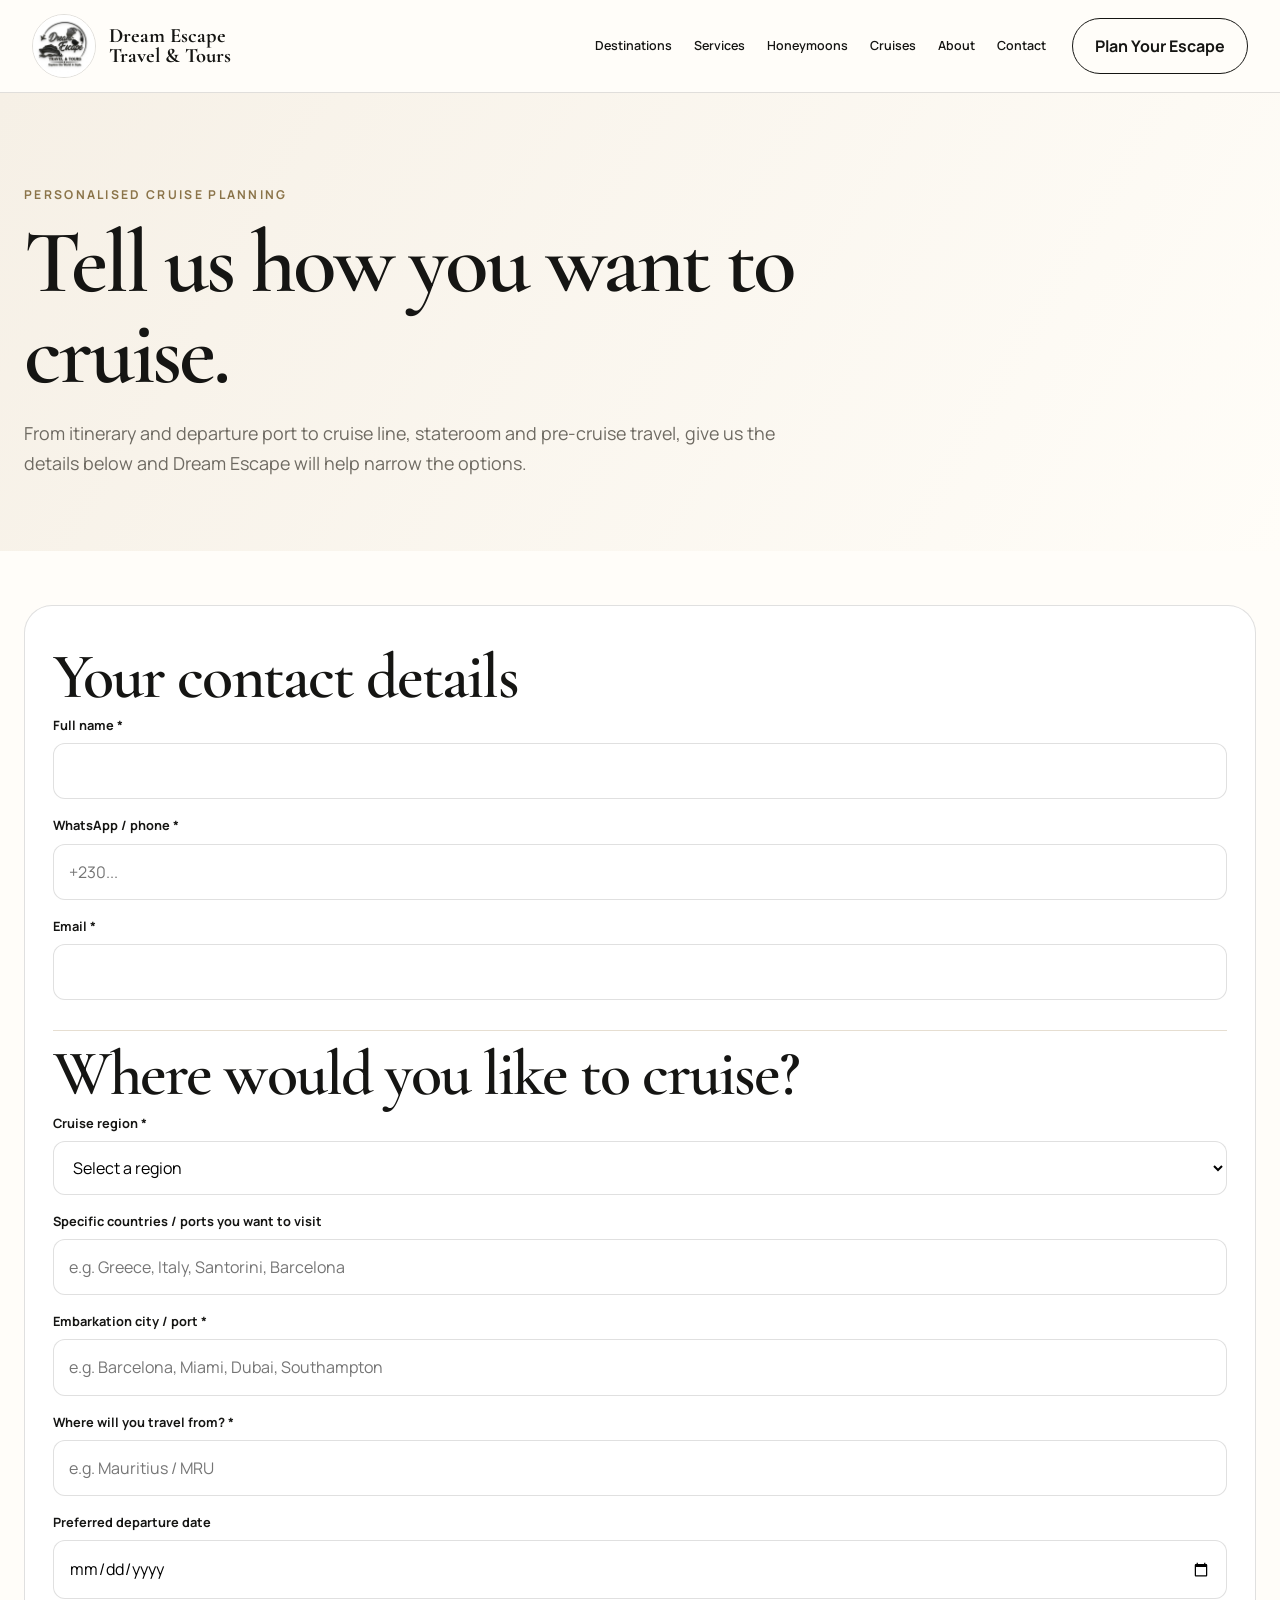
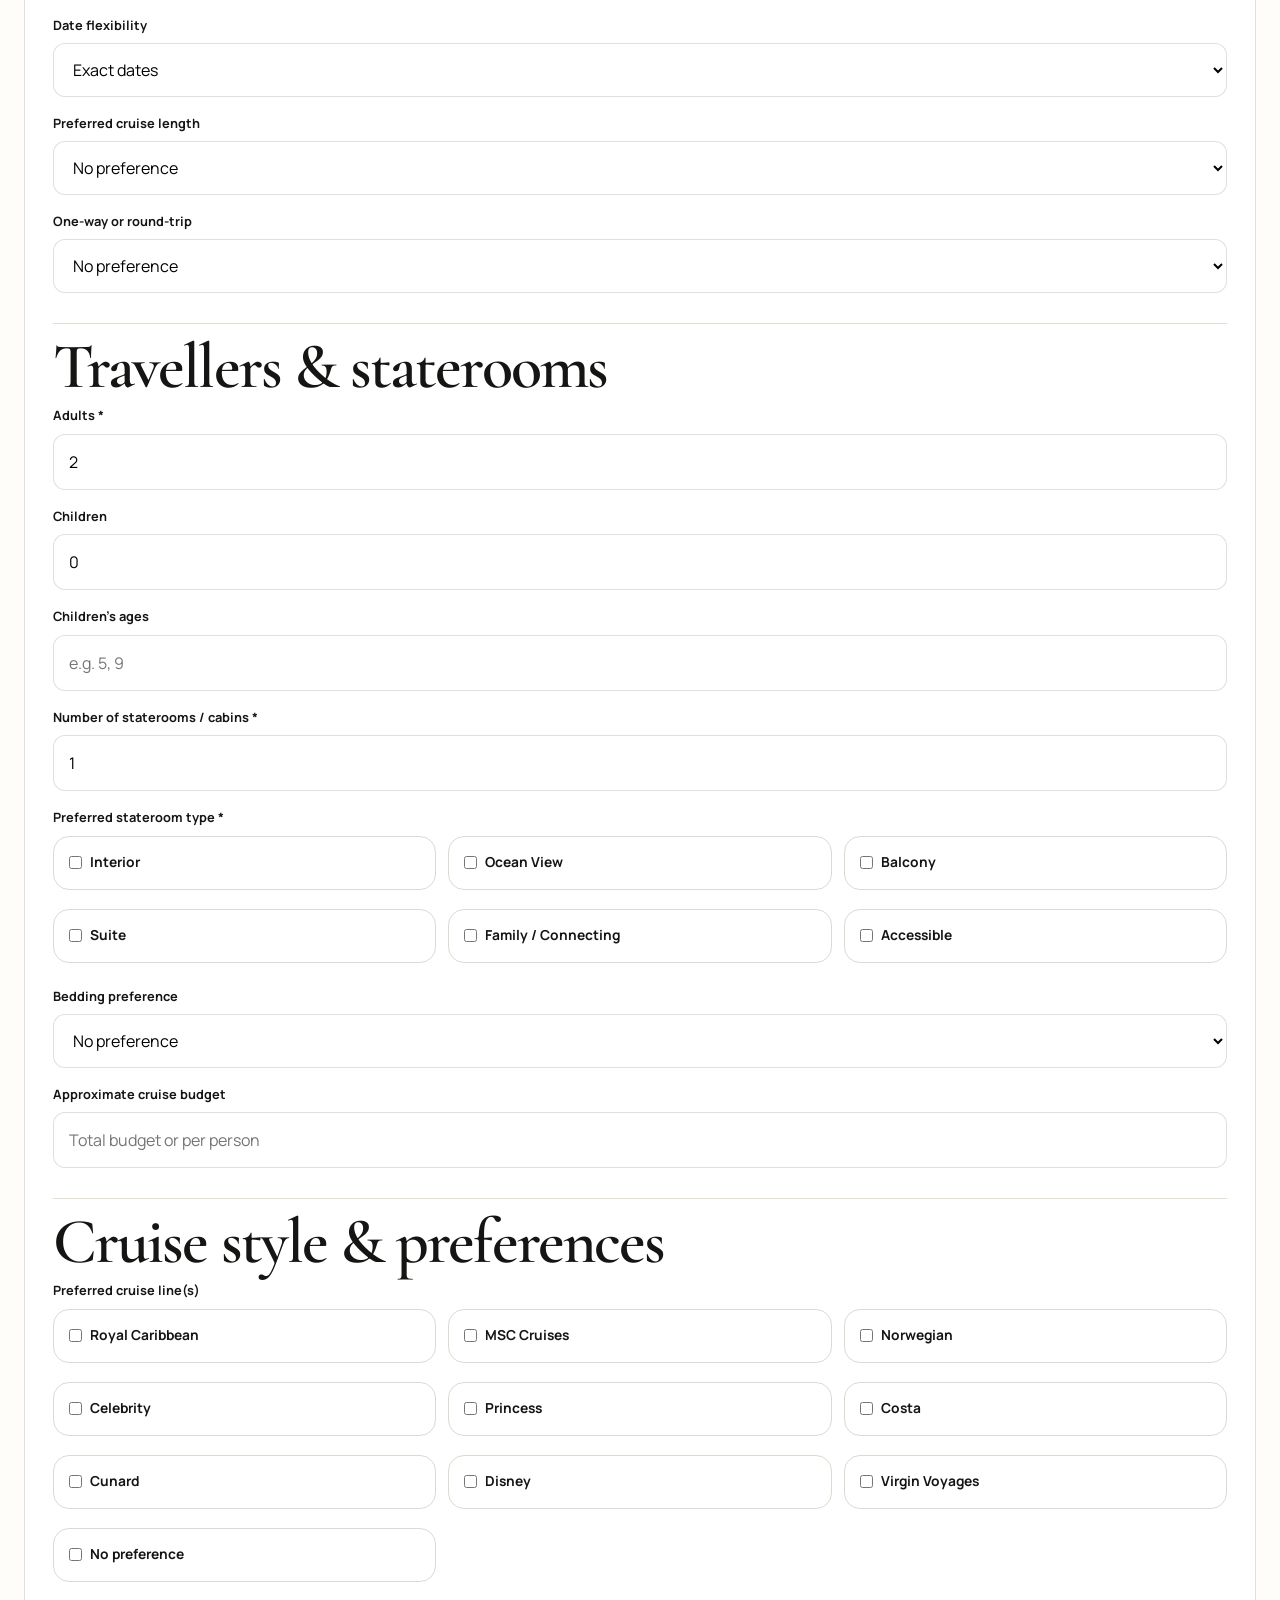
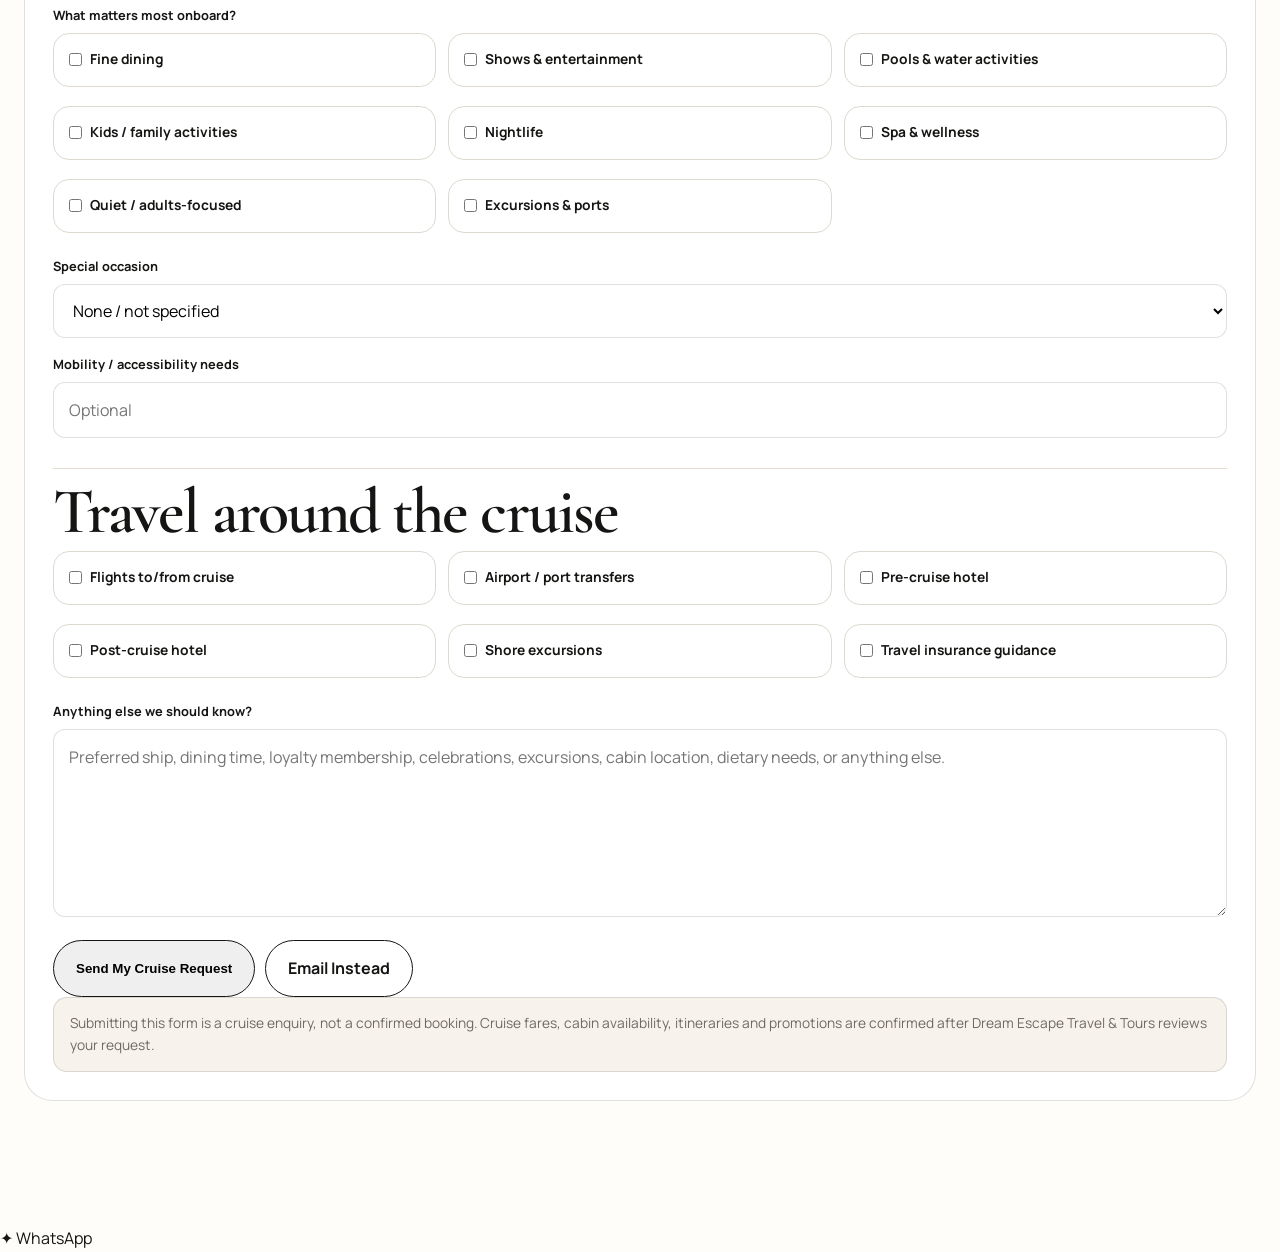
<file: cruise-plan.html>
<!doctype html><html lang="en"><head><meta charset="utf-8"><meta name="viewport" content="width=device-width,initial-scale=1"><title>Find My Cruise | Dream Escape Travel & Tours</title><meta name="description" content="Request a personalised cruise quotation with your preferred itinerary, ship, stateroom and travel arrangements."><link rel="icon" href="dream-escape-logo.jpeg"><link rel="stylesheet" href="styles.css"></head><body>
<header class="site-header"><div class="container nav"><a class="brand" href="index.html"><img src="dream-escape-logo.jpeg" alt="Dream Escape Travel & Tours"><span class="brand-text">Dream Escape<br>Travel & Tours</span></a><nav class="nav-links"><a href="destinations.html">Destinations</a><a href="services.html">Services</a><a href="honeymoons.html">Honeymoons</a><a href="cruises.html">Cruises</a><a href="about.html">About</a><a href="contact.html">Contact</a></nav><a class="nav-cta" href="plan.html">Plan Your Escape</a><button class="mobile-toggle" aria-label="Open menu">☰</button></div></header>
<main><section class="cruise-form-hero"><div class="container"><div class="eyebrow">PERSONALISED CRUISE PLANNING</div><h1>Tell us how you want to cruise.</h1><p>From itinerary and departure port to cruise line, stateroom and pre-cruise travel, give us the details below and Dream Escape will help narrow the options.</p></div></section>
<section class="section cruise-form-section"><div class="container"><form class="plan-form cruise-plan-form" id="cruiseForm">
<h2 class="full">Your contact details</h2>
<div class="field"><label>Full name *</label><input name="name" required></div><div class="field"><label>WhatsApp / phone *</label><input name="phone" required placeholder="+230..."></div><div class="field full"><label>Email *</label><input name="email" type="email" required></div>
<h2 class="full">Where would you like to cruise?</h2>
<div class="field"><label>Cruise region *</label><select name="region" required><option value="">Select a region</option><option>Caribbean</option><option>Mediterranean</option><option>Northern Europe / Fjords</option><option>Alaska</option><option>Asia</option><option>Indian Ocean</option><option>Middle East / Arabian Gulf</option><option>South Pacific / Australia & New Zealand</option><option>Transatlantic</option><option>World Cruise / Long Voyage</option><option>Not sure — please advise</option></select></div>
<div class="field"><label>Specific countries / ports you want to visit</label><input name="places" placeholder="e.g. Greece, Italy, Santorini, Barcelona"></div>
<div class="field"><label>Embarkation city / port *</label><input name="embarkation" required placeholder="e.g. Barcelona, Miami, Dubai, Southampton"></div><div class="field"><label>Where will you travel from? *</label><input name="origin" required placeholder="e.g. Mauritius / MRU"></div>
<div class="field"><label>Preferred departure date</label><input name="departDate" type="date"></div><div class="field"><label>Date flexibility</label><select name="flexibility"><option>Exact dates</option><option>± 3 days</option><option>± 1 week</option><option>Flexible month</option><option>Very flexible</option></select></div>
<div class="field"><label>Preferred cruise length</label><select name="duration"><option value="">No preference</option><option>2–4 nights</option><option>5–7 nights</option><option>8–10 nights</option><option>11–14 nights</option><option>15+ nights</option></select></div><div class="field"><label>One-way or round-trip</label><select name="journeyType"><option>No preference</option><option>Round-trip from same port</option><option>One-way / different arrival port</option></select></div>
<h2 class="full">Travellers & staterooms</h2>
<div class="field"><label>Adults *</label><input name="adults" type="number" min="1" value="2" required></div><div class="field"><label>Children</label><input name="children" type="number" min="0" value="0"></div><div class="field"><label>Children's ages</label><input name="childrenAges" placeholder="e.g. 5, 9"></div><div class="field"><label>Number of staterooms / cabins *</label><input name="cabins" type="number" min="1" value="1" required></div>
<div class="field full"><label>Preferred stateroom type *</label><div class="choice-grid"><label class="choice"><input type="checkbox" name="stateroom" value="Interior"> Interior</label><label class="choice"><input type="checkbox" name="stateroom" value="Ocean View"> Ocean View</label><label class="choice"><input type="checkbox" name="stateroom" value="Balcony"> Balcony</label><label class="choice"><input type="checkbox" name="stateroom" value="Suite"> Suite</label><label class="choice"><input type="checkbox" name="stateroom" value="Family / Connecting"> Family / Connecting</label><label class="choice"><input type="checkbox" name="stateroom" value="Accessible"> Accessible</label></div></div>
<div class="field"><label>Bedding preference</label><select name="bedding"><option>No preference</option><option>Queen / double bed</option><option>Twin beds</option><option>Family configuration</option><option>Connecting cabins preferred</option></select></div><div class="field"><label>Approximate cruise budget</label><input name="budget" placeholder="Total budget or per person"></div>
<h2 class="full">Cruise style & preferences</h2>
<div class="field full"><label>Preferred cruise line(s)</label><div class="choice-grid"><label class="choice"><input type="checkbox" name="cruiseLine" value="Royal Caribbean"> Royal Caribbean</label><label class="choice"><input type="checkbox" name="cruiseLine" value="MSC Cruises"> MSC Cruises</label><label class="choice"><input type="checkbox" name="cruiseLine" value="Norwegian Cruise Line"> Norwegian</label><label class="choice"><input type="checkbox" name="cruiseLine" value="Celebrity Cruises"> Celebrity</label><label class="choice"><input type="checkbox" name="cruiseLine" value="Princess Cruises"> Princess</label><label class="choice"><input type="checkbox" name="cruiseLine" value="Costa Cruises"> Costa</label><label class="choice"><input type="checkbox" name="cruiseLine" value="Cunard"> Cunard</label><label class="choice"><input type="checkbox" name="cruiseLine" value="Disney Cruise Line"> Disney</label><label class="choice"><input type="checkbox" name="cruiseLine" value="Virgin Voyages"> Virgin Voyages</label><label class="choice"><input type="checkbox" name="cruiseLine" value="No preference"> No preference</label></div></div>
<div class="field full"><label>What matters most onboard?</label><div class="choice-grid"><label class="choice"><input type="checkbox" name="onboard" value="Fine dining"> Fine dining</label><label class="choice"><input type="checkbox" name="onboard" value="Shows & entertainment"> Shows & entertainment</label><label class="choice"><input type="checkbox" name="onboard" value="Pools & water activities"> Pools & water activities</label><label class="choice"><input type="checkbox" name="onboard" value="Kids / family activities"> Kids / family activities</label><label class="choice"><input type="checkbox" name="onboard" value="Nightlife"> Nightlife</label><label class="choice"><input type="checkbox" name="onboard" value="Spa & wellness"> Spa & wellness</label><label class="choice"><input type="checkbox" name="onboard" value="Quiet / adults-focused atmosphere"> Quiet / adults-focused</label><label class="choice"><input type="checkbox" name="onboard" value="Excursions & ports"> Excursions & ports</label></div></div>
<div class="field"><label>Special occasion</label><select name="occasion"><option>None / not specified</option><option>Honeymoon</option><option>Anniversary</option><option>Birthday</option><option>Family celebration</option><option>Group trip</option><option>Other</option></select></div><div class="field"><label>Mobility / accessibility needs</label><input name="accessibility" placeholder="Optional"></div>
<h2 class="full">Travel around the cruise</h2>
<div class="field full"><div class="choice-grid"><label class="choice"><input type="checkbox" name="extras" value="Flights"> Flights to/from cruise</label><label class="choice"><input type="checkbox" name="extras" value="Airport/port transfers"> Airport / port transfers</label><label class="choice"><input type="checkbox" name="extras" value="Pre-cruise hotel"> Pre-cruise hotel</label><label class="choice"><input type="checkbox" name="extras" value="Post-cruise hotel"> Post-cruise hotel</label><label class="choice"><input type="checkbox" name="extras" value="Shore excursions"> Shore excursions</label><label class="choice"><input type="checkbox" name="extras" value="Travel insurance guidance"> Travel insurance guidance</label></div></div>
<div class="field full"><label>Anything else we should know?</label><textarea name="notes" rows="6" placeholder="Preferred ship, dining time, loyalty membership, celebrations, excursions, cabin location, dietary needs, or anything else."></textarea></div>
<div class="full form-actions"><button class="btn" type="submit">Send My Cruise Request</button><a class="btn btn-outline" href="contact.html">Email Instead</a></div><div class="full notice">Submitting this form is a cruise enquiry, not a confirmed booking. Cruise fares, cabin availability, itineraries and promotions are confirmed after Dream Escape Travel & Tours reviews your request.</div>
</form></div></section></main>
<a class="whatsapp-float" href="https://wa.me/23059398142" target="_blank" rel="noopener">✦ <span>WhatsApp</span></a><script src="script.js"></script></body></html>
</file>
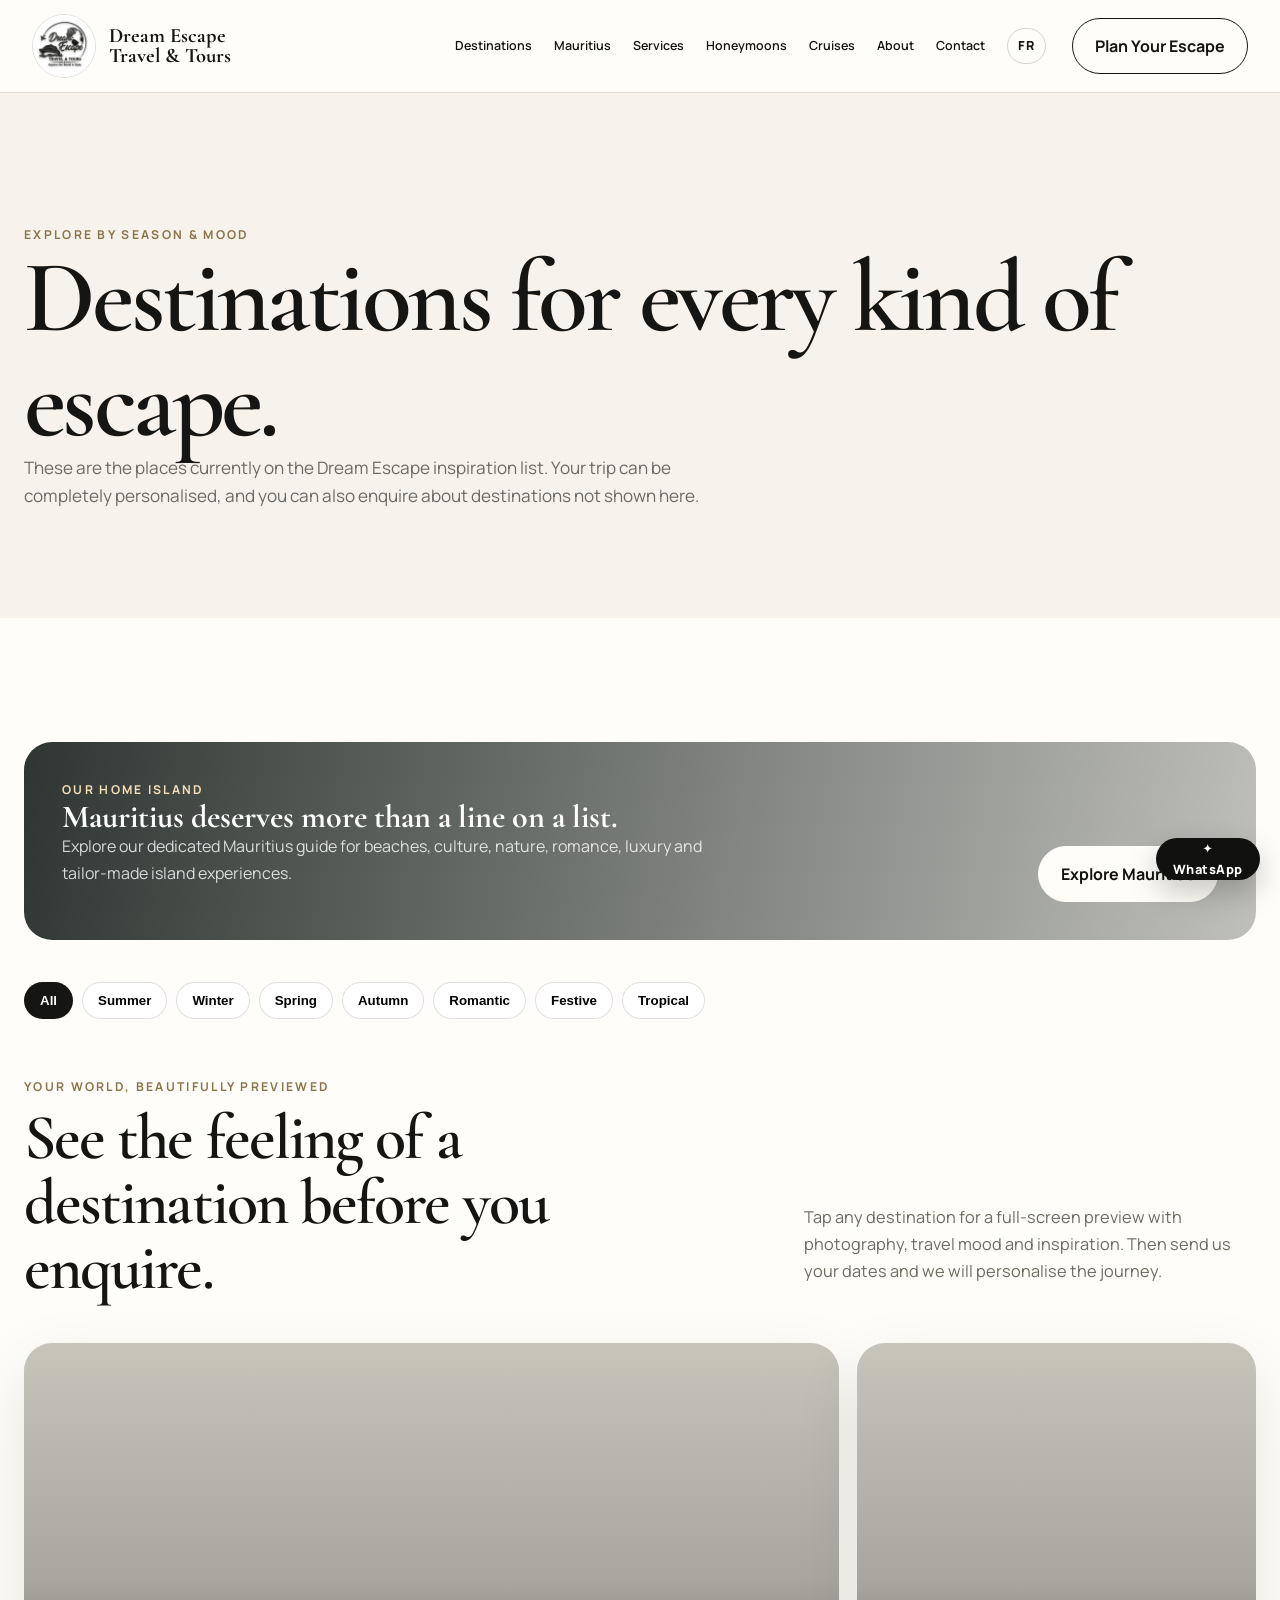
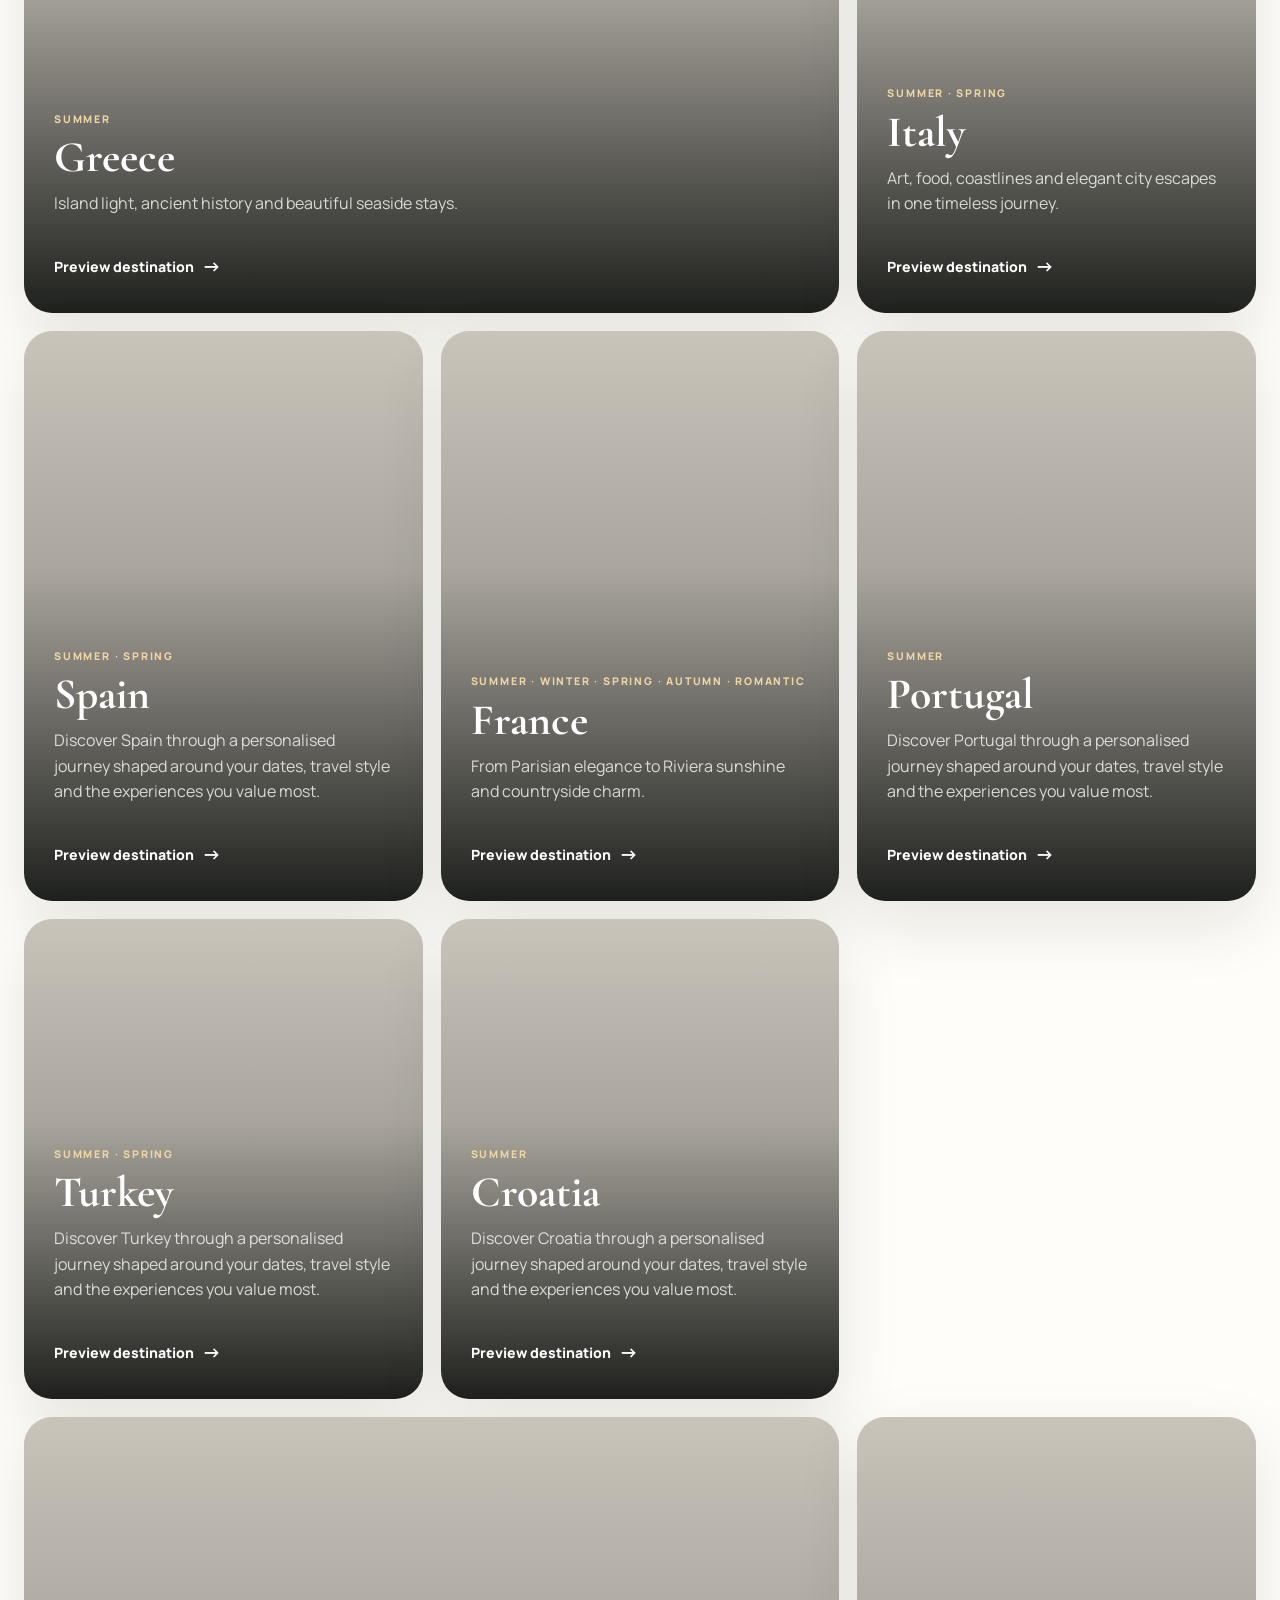
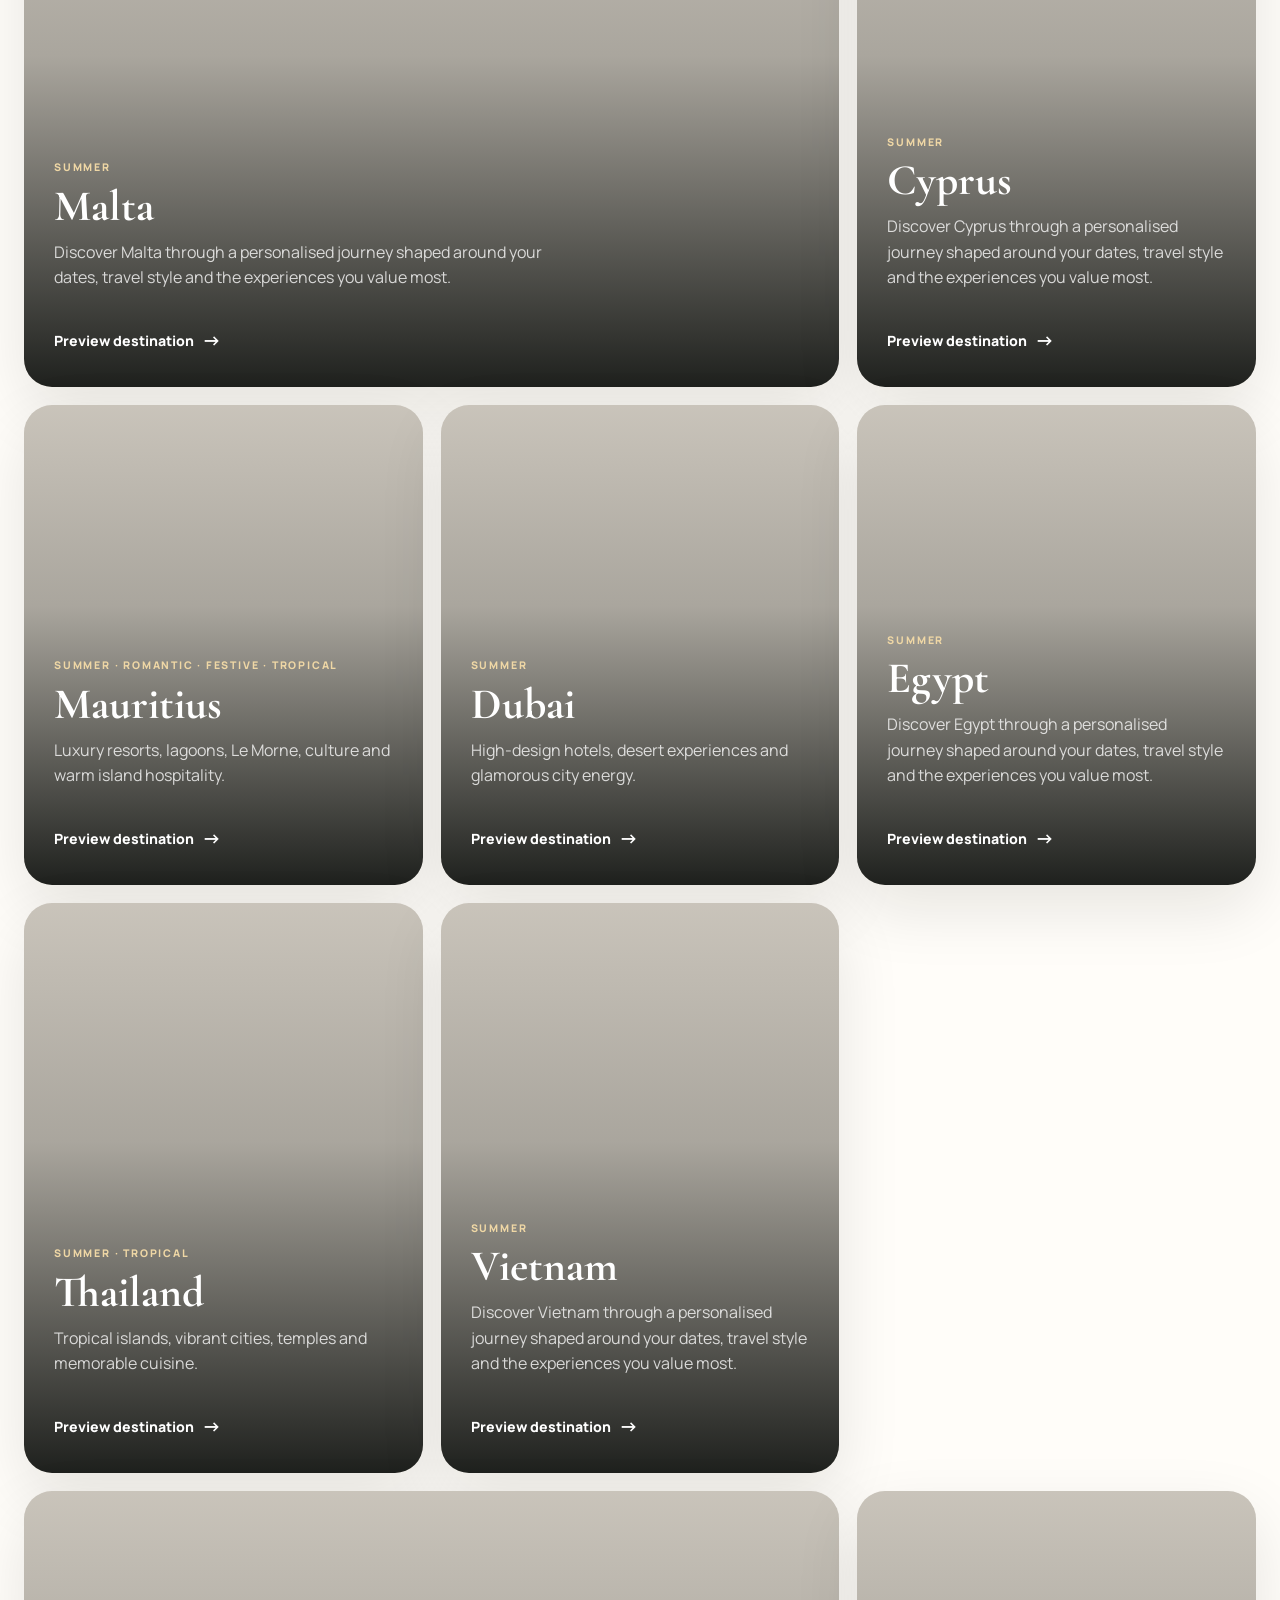
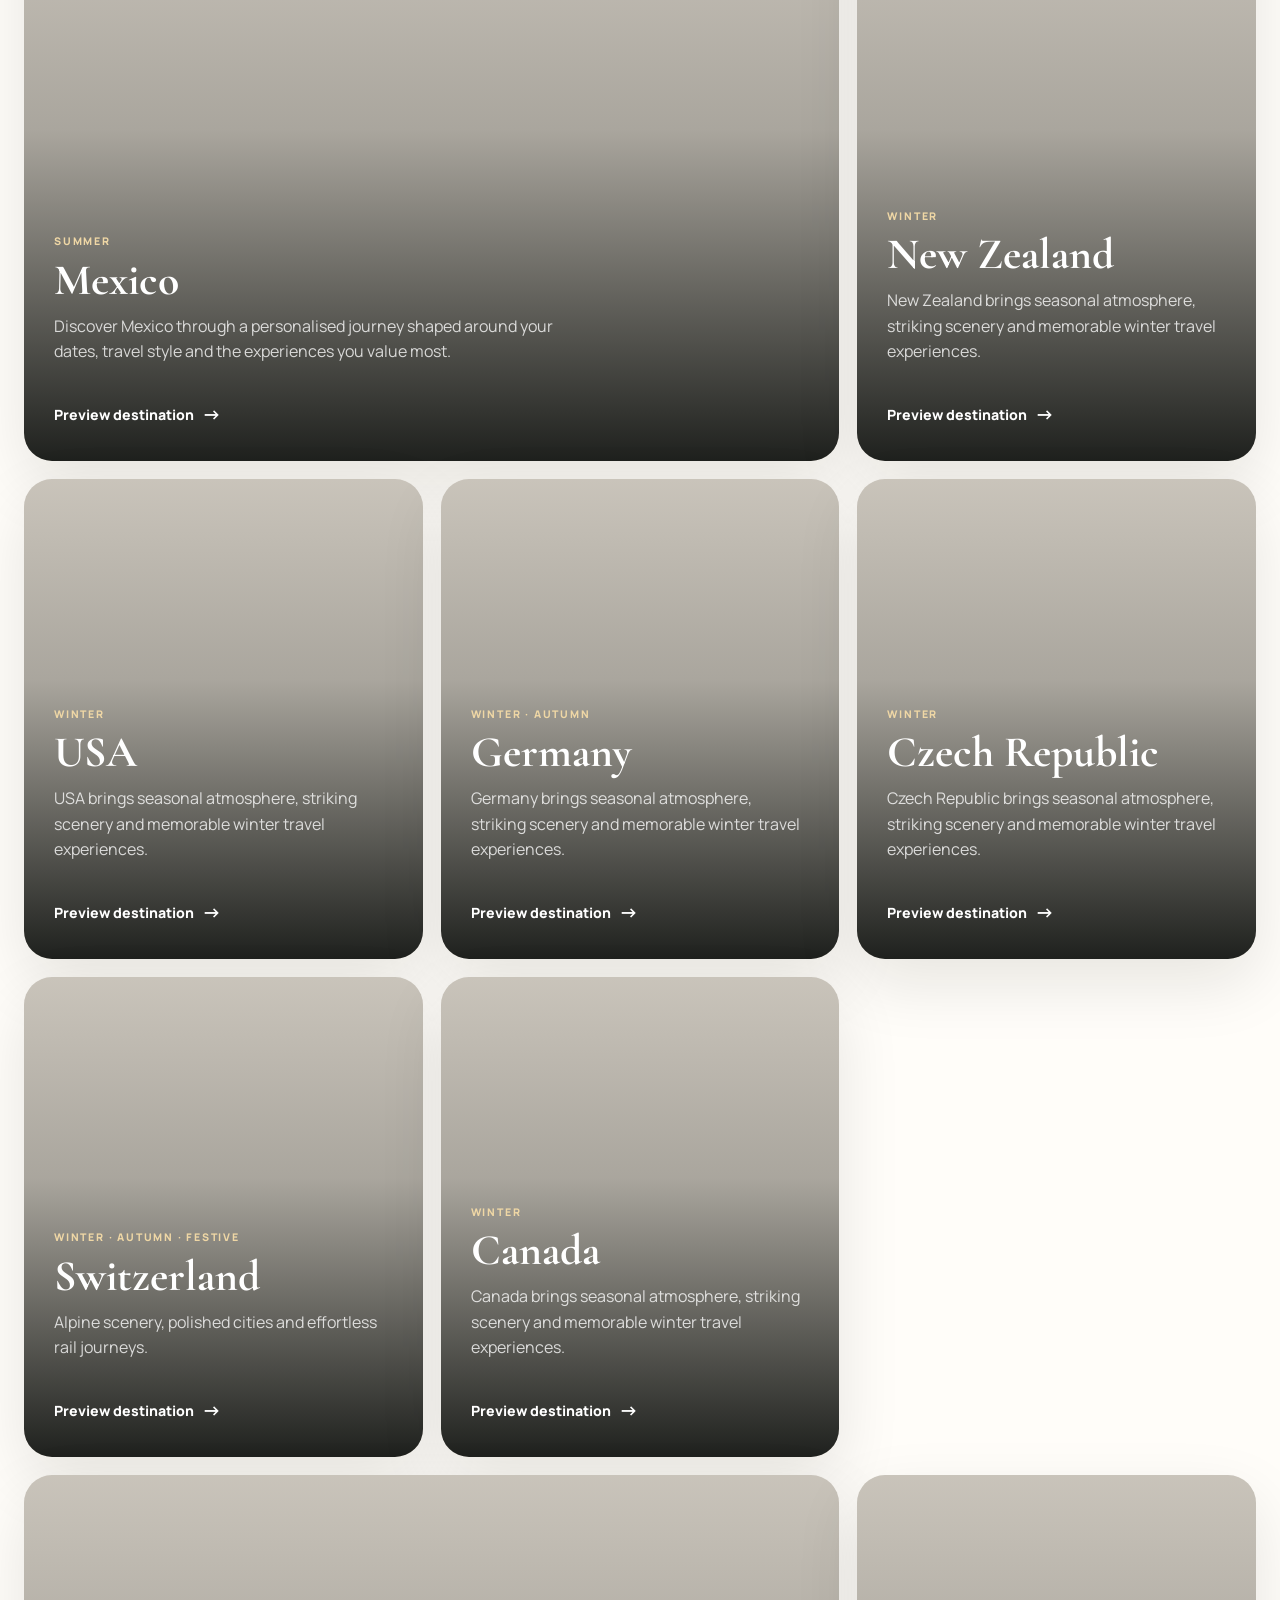
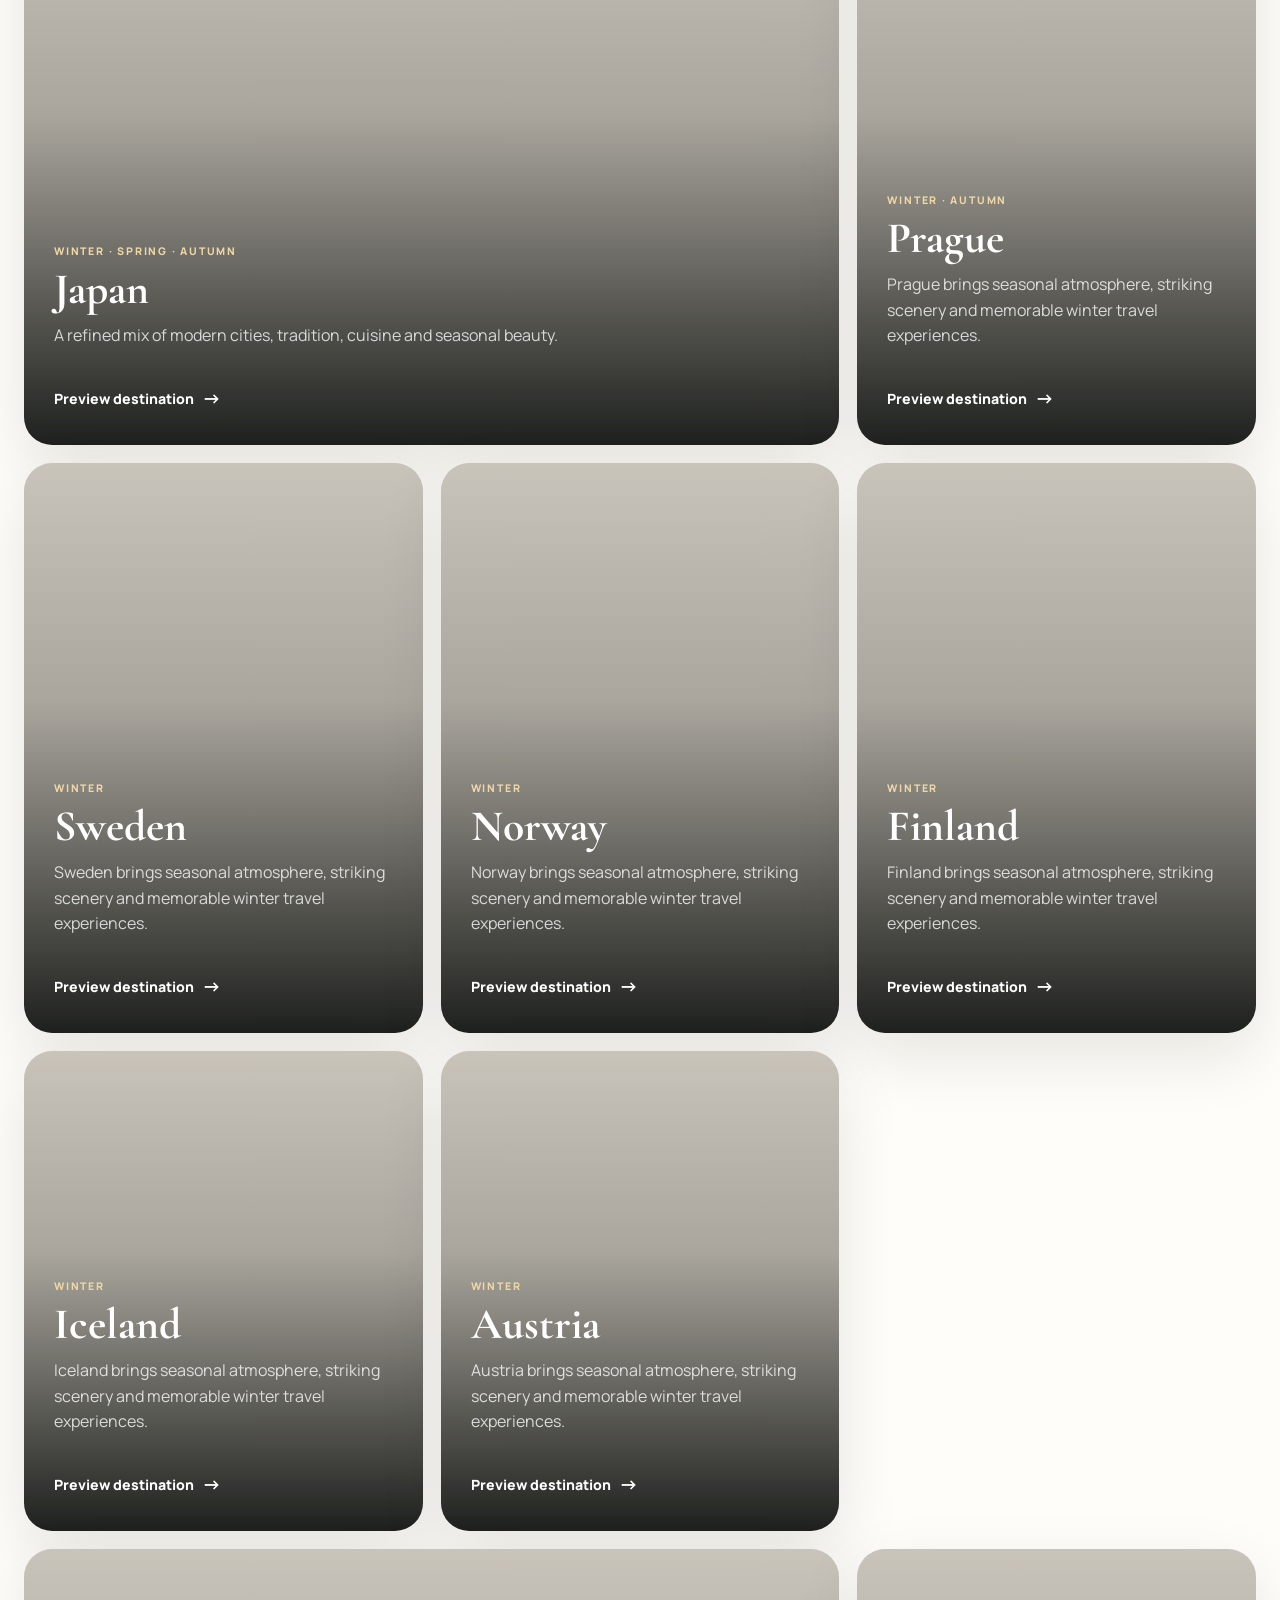
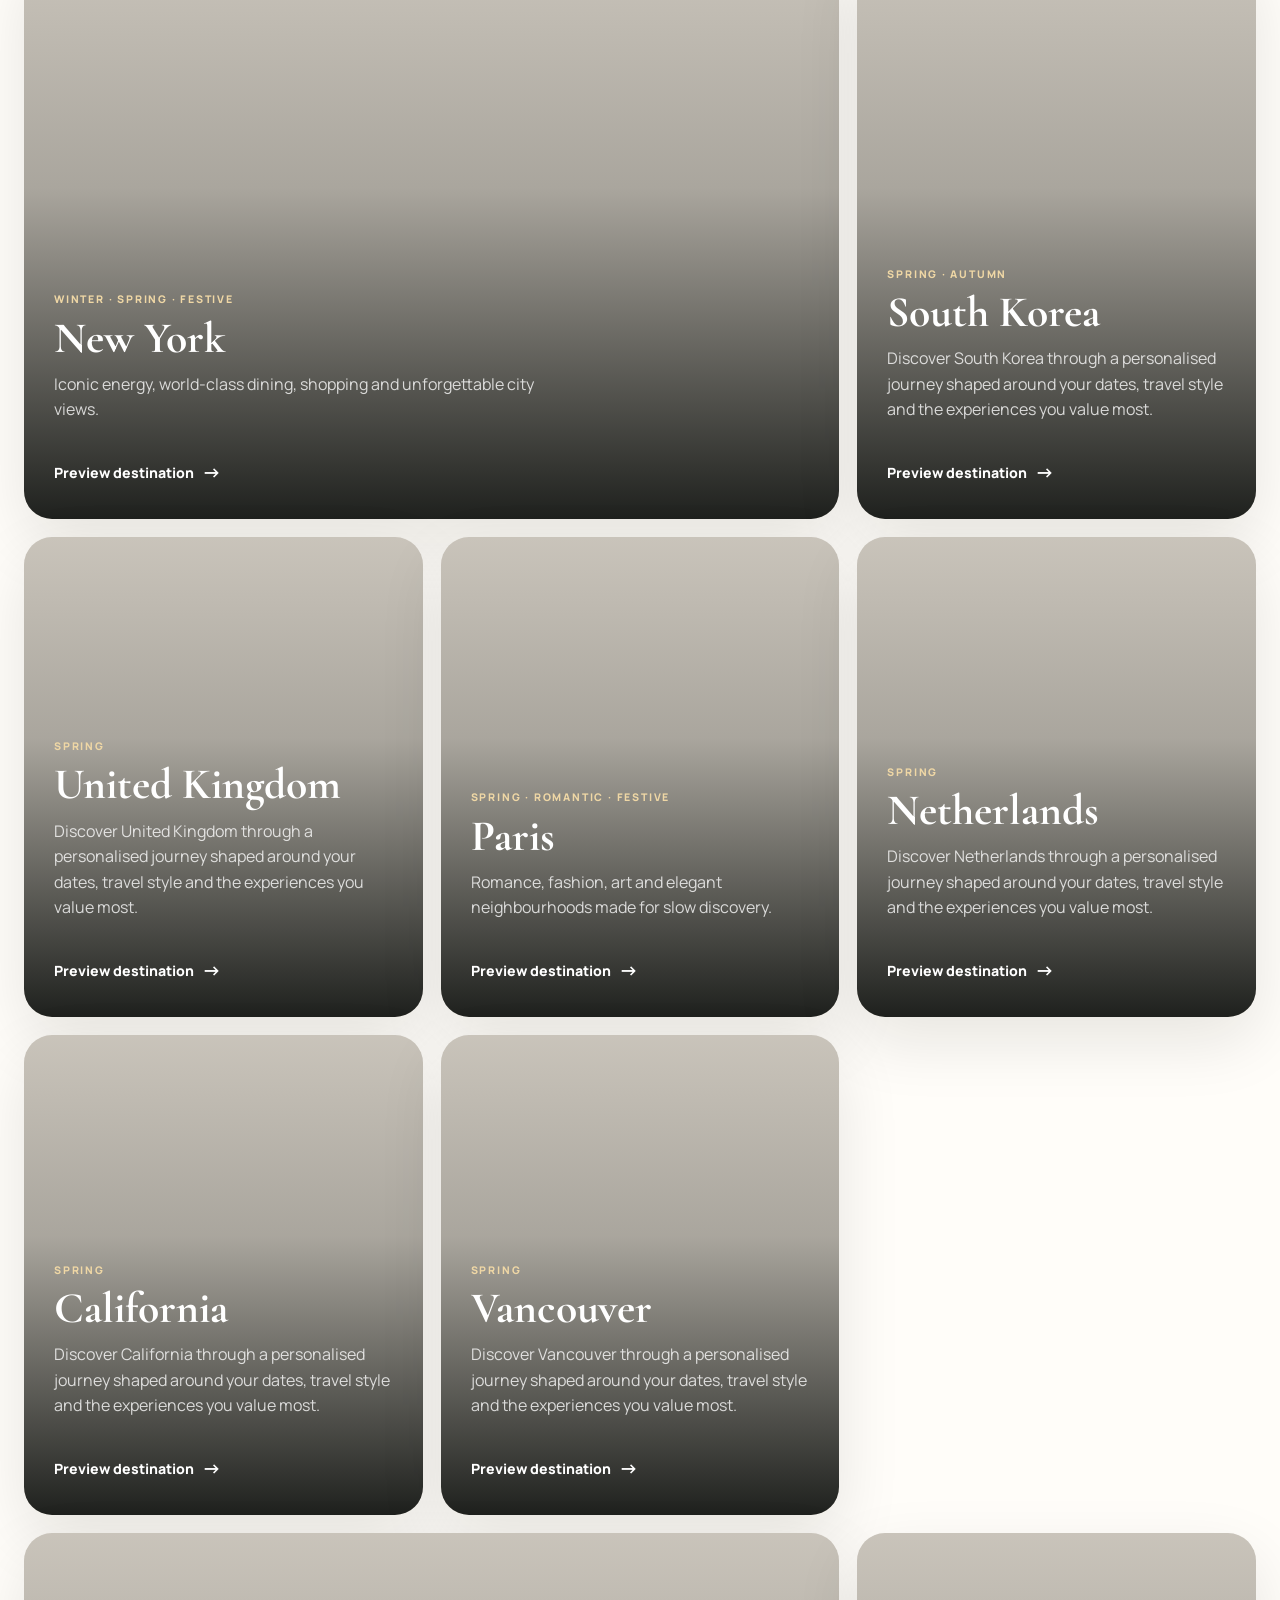
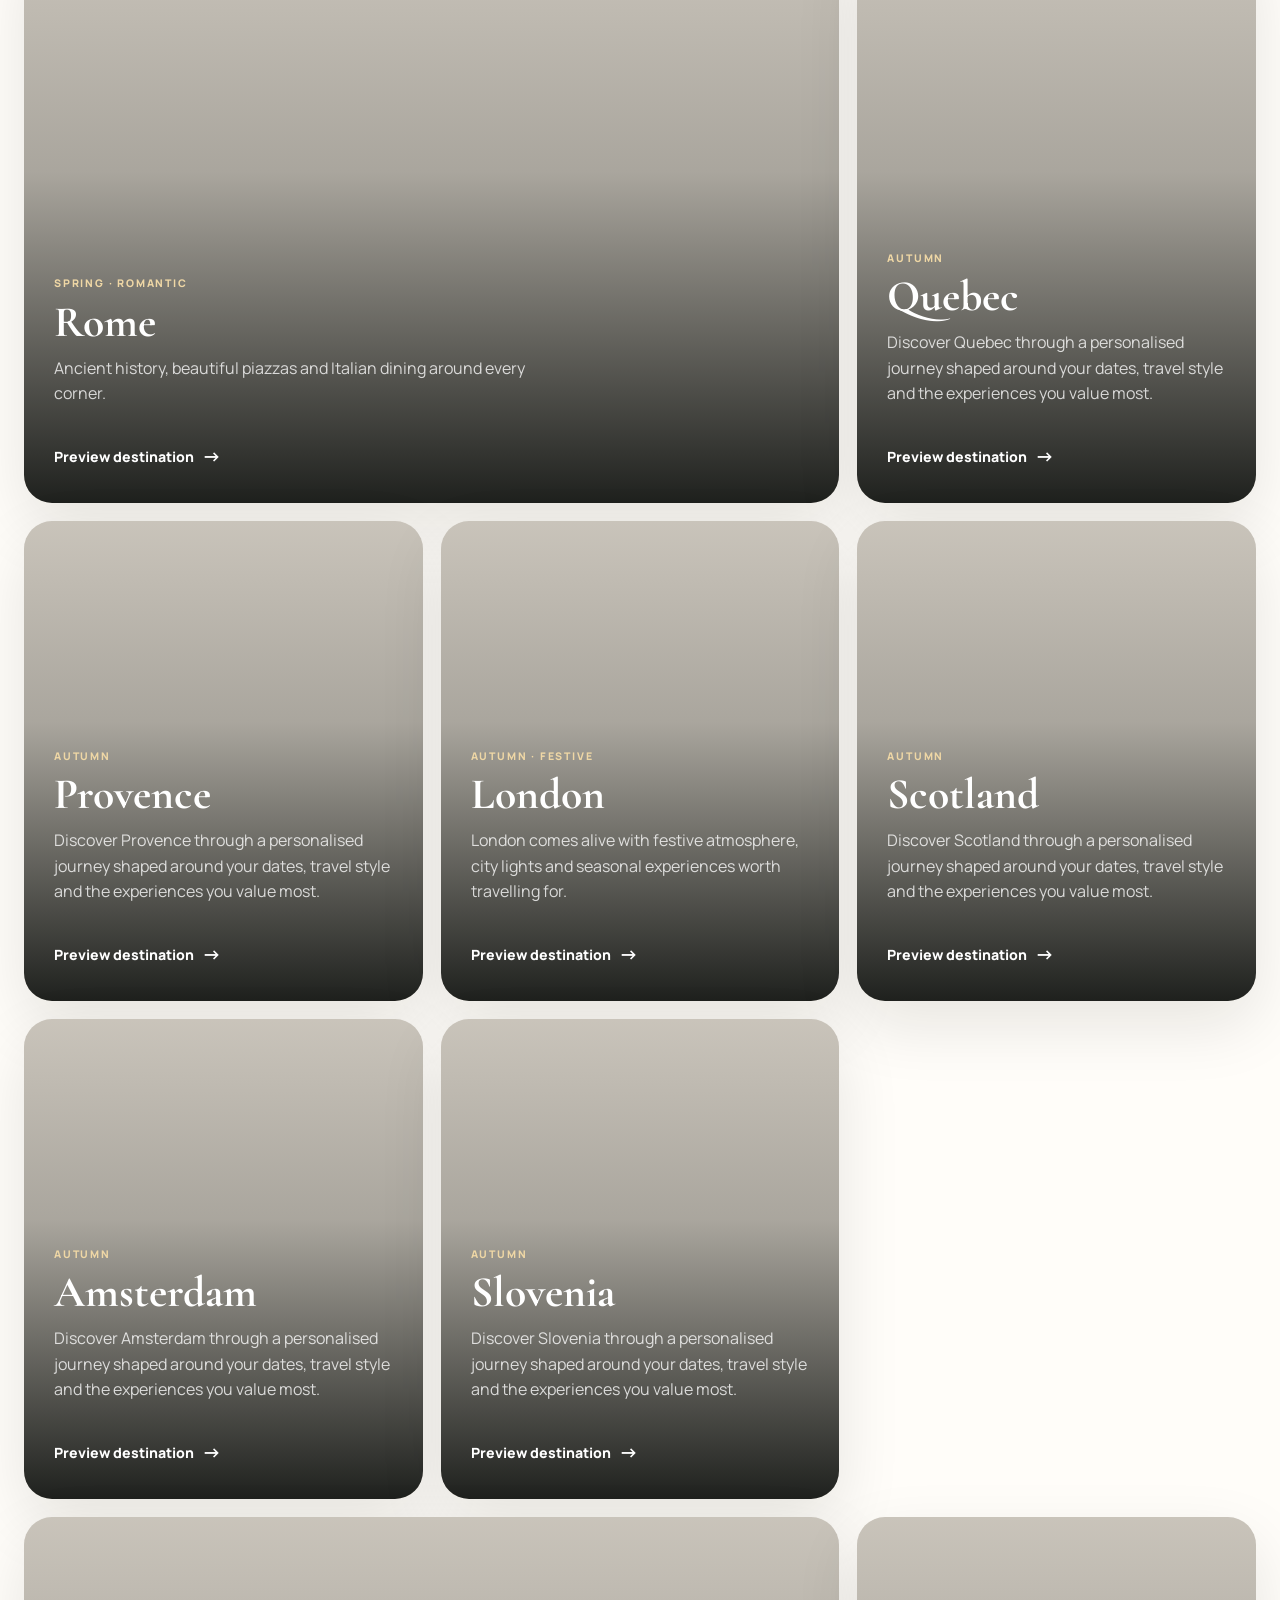
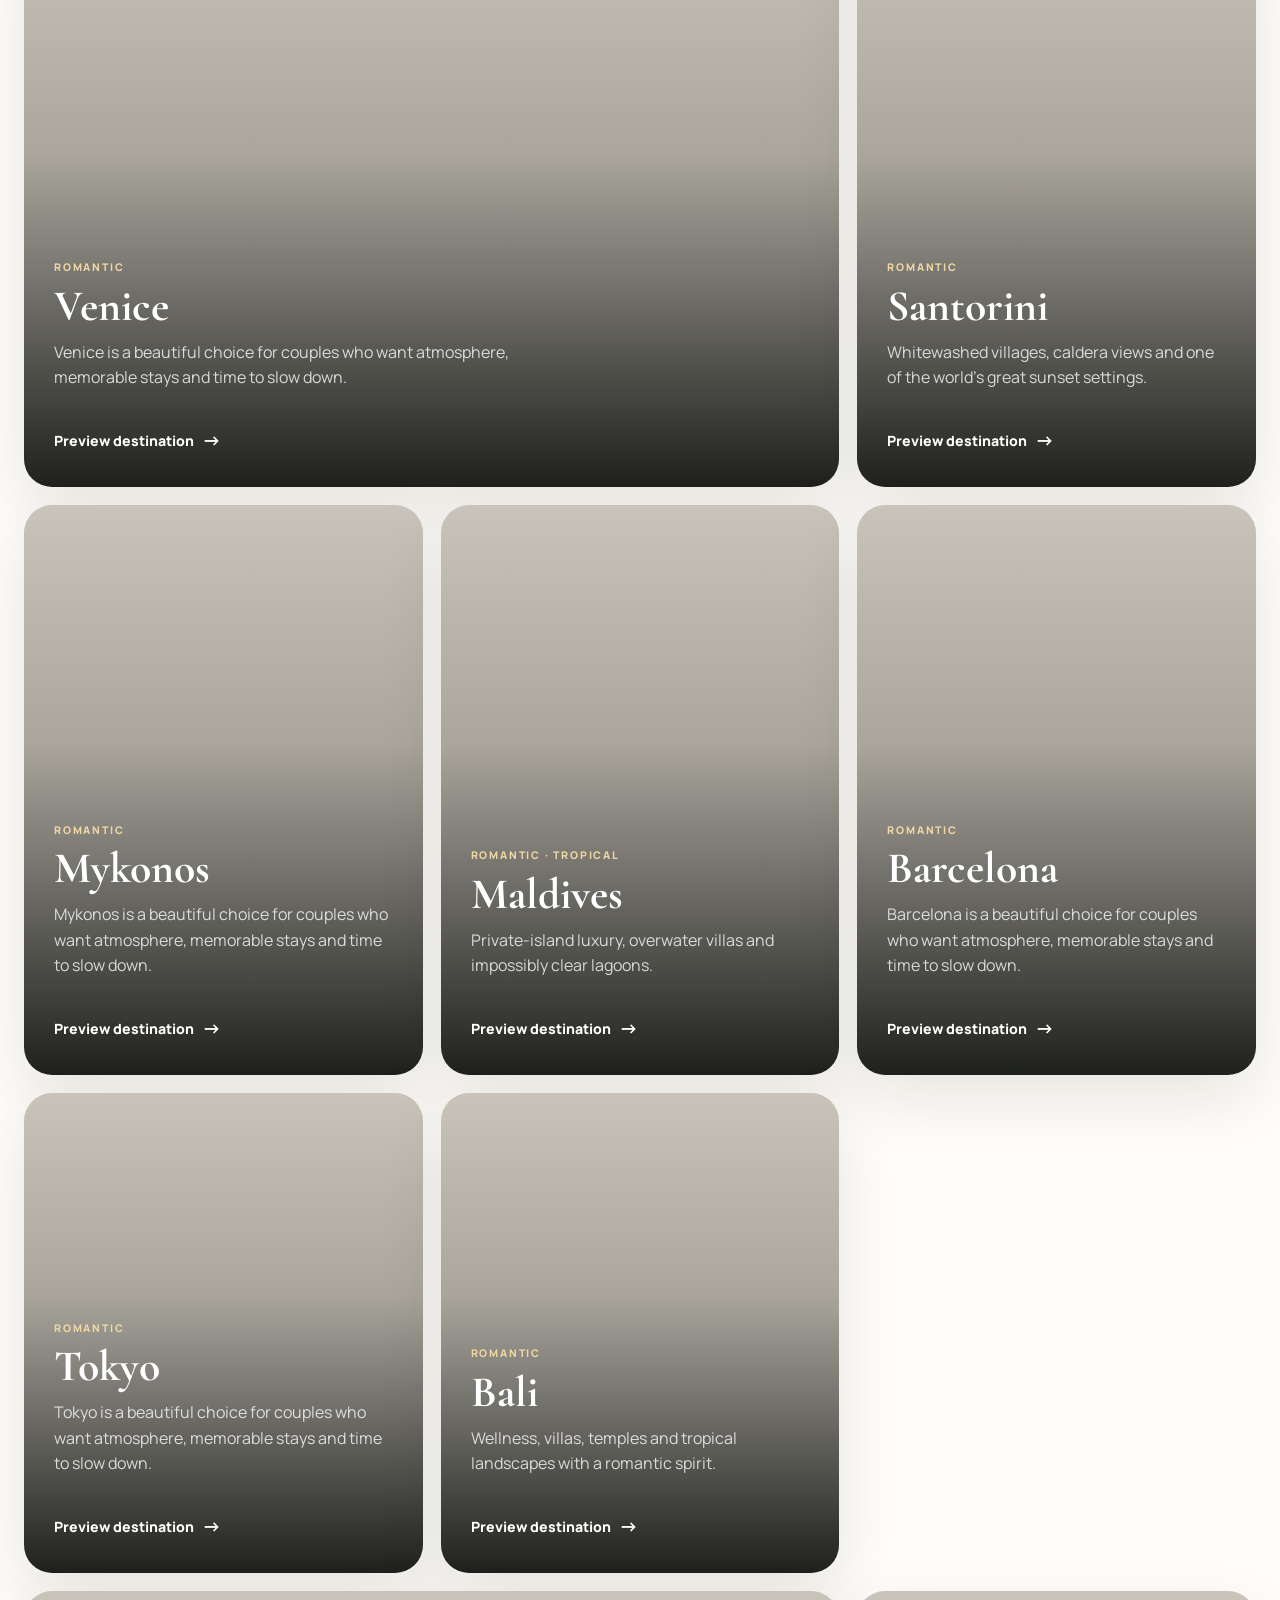
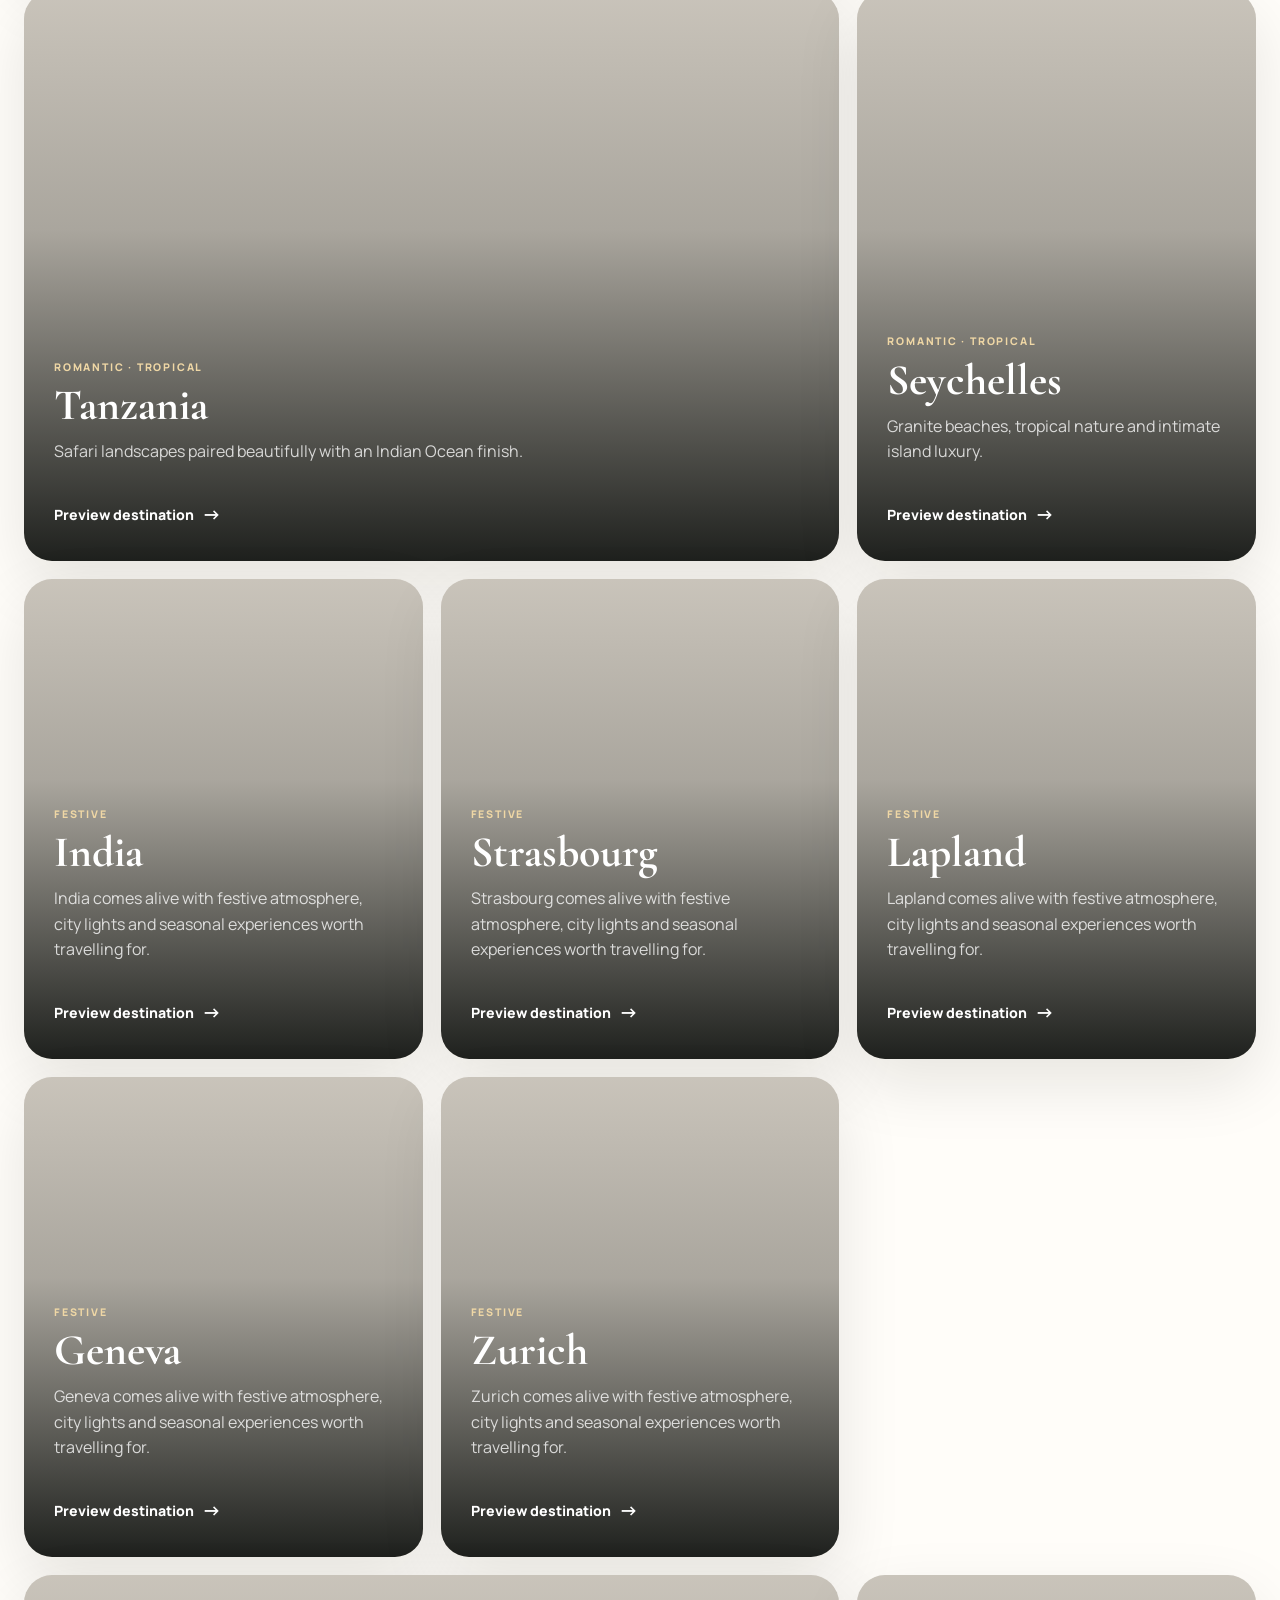
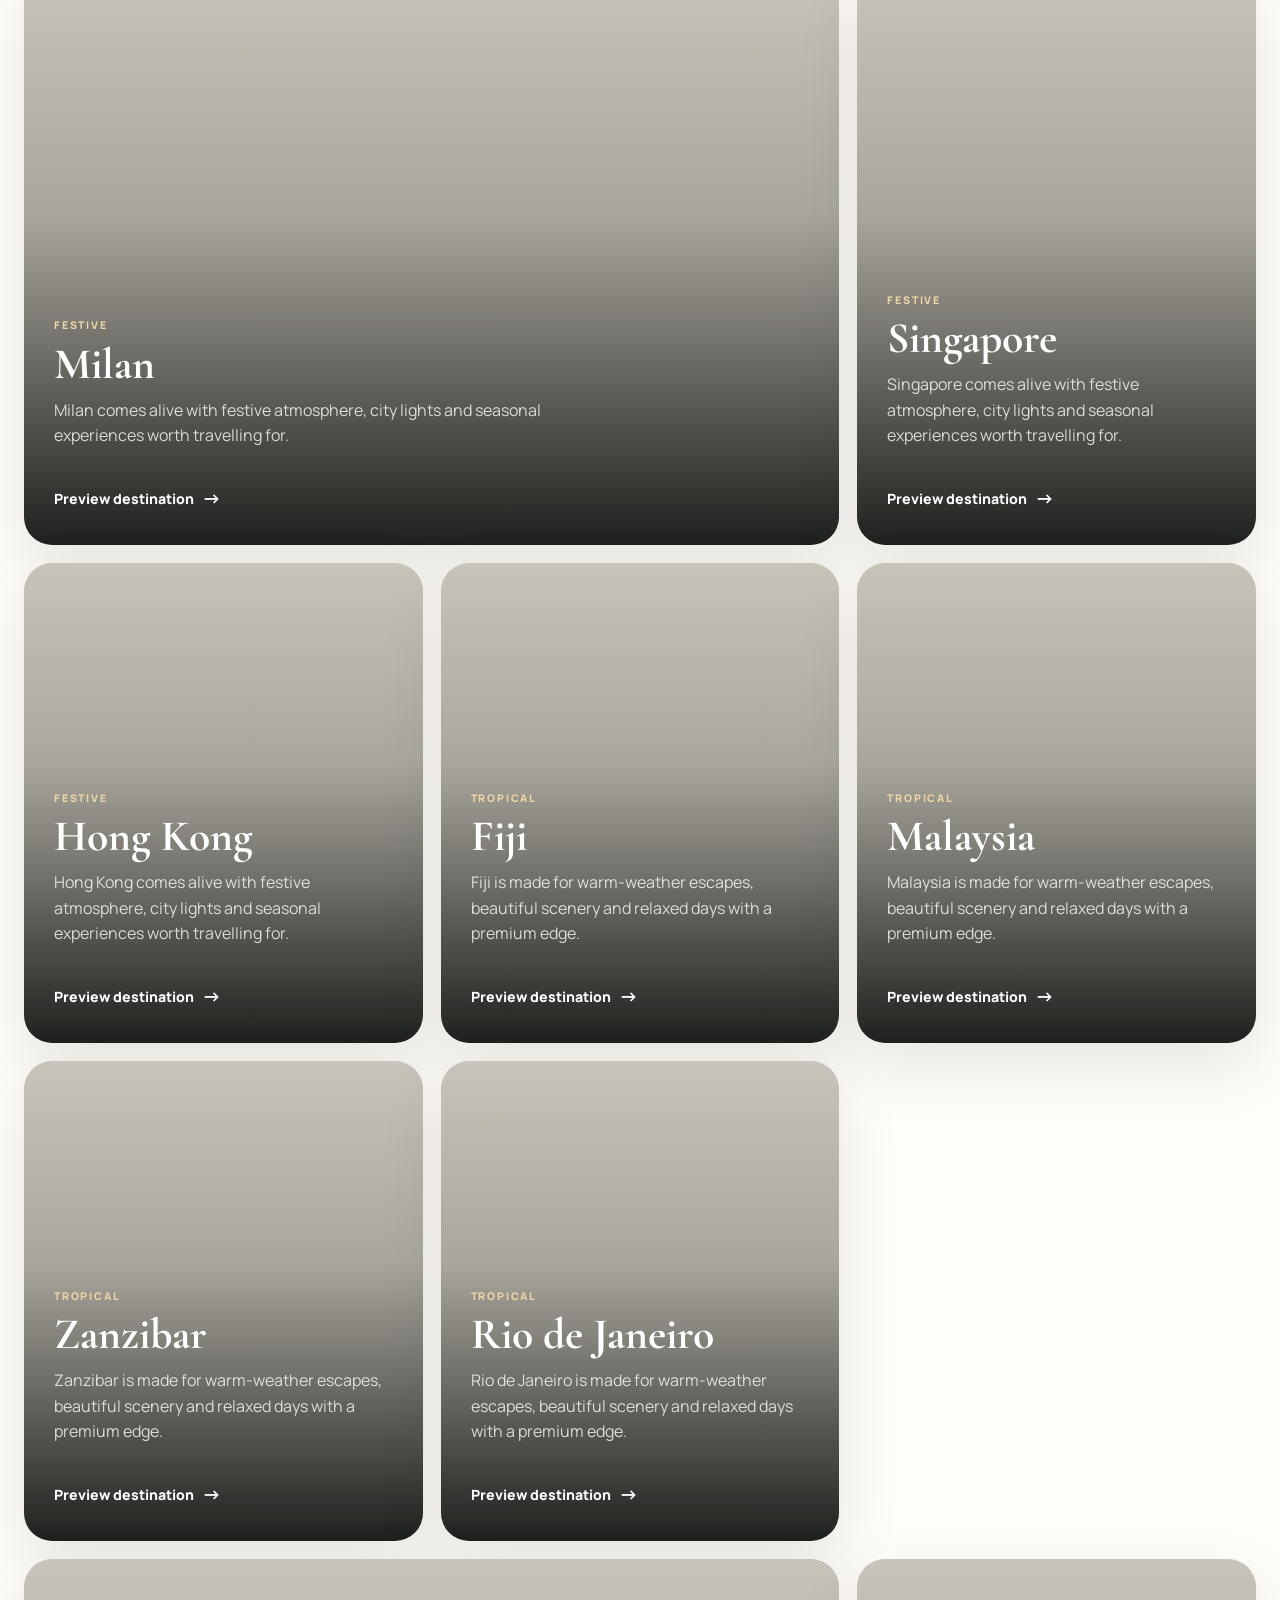
<file: destinations.html>
<!doctype html>
<html lang="en">
<head>
<meta charset="utf-8">
<meta name="viewport" content="width=device-width,initial-scale=1">
<title>Destinations | Dream Escape Travel & Tours</title>
<meta name="description" content="Dream Escape Travel & Tours — personalised travel planning, holidays, honeymoons and cruises.">
<link rel="icon" href="dream-escape-logo.jpeg">
<link rel="stylesheet" href="styles.css">
</head>
<body>

<header class="site-header">
  <div class="container nav">
    <a class="brand" href="index.html">
      <img src="dream-escape-logo.jpeg" alt="Dream Escape Travel & Tours logo">
      <span class="brand-text">Dream Escape<br>Travel & Tours</span>
    </a>
    <nav class="nav-links">
      <a href="destinations.html">Destinations</a>
      <a href="mauritius.html">Mauritius</a>
      <a href="services.html">Services</a>
      <a href="honeymoons.html">Honeymoons</a>
      <a href="cruises.html">Cruises</a>
      <a href="about.html">About</a>
      <a href="contact.html">Contact</a>
      <a class="lang-link" href="fr.html" aria-label="Version française">FR</a>
    </nav>
    <a class="nav-cta" href="plan.html">Plan Your Escape</a>
    <button class="mobile-toggle" aria-label="Open menu">☰</button>
  </div>
</header>


<main>
<section class="page-hero"><div class="container"><div class="eyebrow">Explore by season & mood</div><h1>Destinations for every kind of escape.</h1><p>These are the places currently on the Dream Escape inspiration list. Your trip can be completely personalised, and you can also enquire about destinations not shown here.</p></div></section>
<section class="section"><div class="container">
<div class="mauritius-destination-banner"><div><div class="eyebrow" style="color:#f4dfb7">Our home island</div><h3>Mauritius deserves more than a line on a list.</h3><p>Explore our dedicated Mauritius guide for beaches, culture, nature, romance, luxury and tailor-made island experiences.</p></div><a class="btn btn-light" href="mauritius.html">Explore Mauritius</a></div><div class="filters">
<button class="filter-btn active" data-filter="all">All</button><button class="filter-btn" data-filter="summer">Summer</button><button class="filter-btn" data-filter="winter">Winter</button><button class="filter-btn" data-filter="spring">Spring</button><button class="filter-btn" data-filter="autumn">Autumn</button><button class="filter-btn" data-filter="romantic">Romantic</button><button class="filter-btn" data-filter="festive">Festive</button><button class="filter-btn" data-filter="tropical">Tropical</button>
</div>
<div class="destination-premium-intro">
  <div><div class="eyebrow">Your world, beautifully previewed</div><h2>See the feeling of a destination before you enquire.</h2></div>
  <p>Tap any destination for a full-screen preview with photography, travel mood and inspiration. Then send us your dates and we will personalise the journey.</p>
</div>
<div class="destination-photo-grid">
<article class="destination-photo-card" data-tags="summer" data-destination="Greece" tabindex="0" role="button" aria-label="Preview Greece" style="--dest-image:url('https://loremflickr.com/900/700/Greece,travel/all?lock=1001')">
      <div class="destination-photo-overlay"></div>
      <div class="destination-photo-content">
        <div class="destination-meta">summer</div>
        <h3>Greece</h3>
        <p>Island light, ancient history and beautiful seaside stays.</p>
        <span class="destination-preview-link">Preview destination <b>→</b></span>
      </div>
    </article>
<article class="destination-photo-card" data-tags="summer,spring" data-destination="Italy" tabindex="0" role="button" aria-label="Preview Italy" style="--dest-image:url('https://loremflickr.com/900/700/Italy,travel/all?lock=1002')">
      <div class="destination-photo-overlay"></div>
      <div class="destination-photo-content">
        <div class="destination-meta">summer · spring</div>
        <h3>Italy</h3>
        <p>Art, food, coastlines and elegant city escapes in one timeless journey.</p>
        <span class="destination-preview-link">Preview destination <b>→</b></span>
      </div>
    </article>
<article class="destination-photo-card" data-tags="summer,spring" data-destination="Spain" tabindex="0" role="button" aria-label="Preview Spain" style="--dest-image:url('https://loremflickr.com/900/700/Spain,travel/all?lock=1003')">
      <div class="destination-photo-overlay"></div>
      <div class="destination-photo-content">
        <div class="destination-meta">summer · spring</div>
        <h3>Spain</h3>
        <p>Discover Spain through a personalised journey shaped around your dates, travel style and the experiences you value most.</p>
        <span class="destination-preview-link">Preview destination <b>→</b></span>
      </div>
    </article>
<article class="destination-photo-card" data-tags="summer,winter,spring,autumn,romantic" data-destination="France" tabindex="0" role="button" aria-label="Preview France" style="--dest-image:url('https://images.unsplash.com/photo-1502602898657-3e91760cbb34?auto=format&fit=crop&w=1400&q=88')">
      <div class="destination-photo-overlay"></div>
      <div class="destination-photo-content">
        <div class="destination-meta">summer · winter · spring · autumn · romantic</div>
        <h3>France</h3>
        <p>From Parisian elegance to Riviera sunshine and countryside charm.</p>
        <span class="destination-preview-link">Preview destination <b>→</b></span>
      </div>
    </article>
<article class="destination-photo-card" data-tags="summer" data-destination="Portugal" tabindex="0" role="button" aria-label="Preview Portugal" style="--dest-image:url('https://loremflickr.com/900/700/Portugal,travel/all?lock=1005')">
      <div class="destination-photo-overlay"></div>
      <div class="destination-photo-content">
        <div class="destination-meta">summer</div>
        <h3>Portugal</h3>
        <p>Discover Portugal through a personalised journey shaped around your dates, travel style and the experiences you value most.</p>
        <span class="destination-preview-link">Preview destination <b>→</b></span>
      </div>
    </article>
<article class="destination-photo-card" data-tags="summer,spring" data-destination="Turkey" tabindex="0" role="button" aria-label="Preview Turkey" style="--dest-image:url('https://loremflickr.com/900/700/Turkey,travel/all?lock=1006')">
      <div class="destination-photo-overlay"></div>
      <div class="destination-photo-content">
        <div class="destination-meta">summer · spring</div>
        <h3>Turkey</h3>
        <p>Discover Turkey through a personalised journey shaped around your dates, travel style and the experiences you value most.</p>
        <span class="destination-preview-link">Preview destination <b>→</b></span>
      </div>
    </article>
<article class="destination-photo-card" data-tags="summer" data-destination="Croatia" tabindex="0" role="button" aria-label="Preview Croatia" style="--dest-image:url('https://loremflickr.com/900/700/Croatia,travel/all?lock=1007')">
      <div class="destination-photo-overlay"></div>
      <div class="destination-photo-content">
        <div class="destination-meta">summer</div>
        <h3>Croatia</h3>
        <p>Discover Croatia through a personalised journey shaped around your dates, travel style and the experiences you value most.</p>
        <span class="destination-preview-link">Preview destination <b>→</b></span>
      </div>
    </article>
<article class="destination-photo-card" data-tags="summer" data-destination="Malta" tabindex="0" role="button" aria-label="Preview Malta" style="--dest-image:url('https://loremflickr.com/900/700/Malta,travel/all?lock=1008')">
      <div class="destination-photo-overlay"></div>
      <div class="destination-photo-content">
        <div class="destination-meta">summer</div>
        <h3>Malta</h3>
        <p>Discover Malta through a personalised journey shaped around your dates, travel style and the experiences you value most.</p>
        <span class="destination-preview-link">Preview destination <b>→</b></span>
      </div>
    </article>
<article class="destination-photo-card" data-tags="summer" data-destination="Cyprus" tabindex="0" role="button" aria-label="Preview Cyprus" style="--dest-image:url('https://loremflickr.com/900/700/Cyprus,travel/all?lock=1009')">
      <div class="destination-photo-overlay"></div>
      <div class="destination-photo-content">
        <div class="destination-meta">summer</div>
        <h3>Cyprus</h3>
        <p>Discover Cyprus through a personalised journey shaped around your dates, travel style and the experiences you value most.</p>
        <span class="destination-preview-link">Preview destination <b>→</b></span>
      </div>
    </article>
<article class="destination-photo-card" data-tags="summer,romantic,festive,tropical" data-destination="Mauritius" tabindex="0" role="button" aria-label="Preview Mauritius" style="--dest-image:url('https://loremflickr.com/900/700/mauritius,travel/all?lock=1010')">
      <div class="destination-photo-overlay"></div>
      <div class="destination-photo-content">
        <div class="destination-meta">summer · romantic · festive · tropical</div>
        <h3>Mauritius</h3>
        <p>Luxury resorts, lagoons, Le Morne, culture and warm island hospitality.</p>
        <span class="destination-preview-link">Preview destination <b>→</b></span>
      </div>
    </article>
<article class="destination-photo-card" data-tags="summer" data-destination="Dubai" tabindex="0" role="button" aria-label="Preview Dubai" style="--dest-image:url('https://loremflickr.com/900/700/Dubai,travel/all?lock=1011')">
      <div class="destination-photo-overlay"></div>
      <div class="destination-photo-content">
        <div class="destination-meta">summer</div>
        <h3>Dubai</h3>
        <p>High-design hotels, desert experiences and glamorous city energy.</p>
        <span class="destination-preview-link">Preview destination <b>→</b></span>
      </div>
    </article>
<article class="destination-photo-card" data-tags="summer" data-destination="Egypt" tabindex="0" role="button" aria-label="Preview Egypt" style="--dest-image:url('https://loremflickr.com/900/700/Egypt,travel/all?lock=1012')">
      <div class="destination-photo-overlay"></div>
      <div class="destination-photo-content">
        <div class="destination-meta">summer</div>
        <h3>Egypt</h3>
        <p>Discover Egypt through a personalised journey shaped around your dates, travel style and the experiences you value most.</p>
        <span class="destination-preview-link">Preview destination <b>→</b></span>
      </div>
    </article>
<article class="destination-photo-card" data-tags="summer,tropical" data-destination="Thailand" tabindex="0" role="button" aria-label="Preview Thailand" style="--dest-image:url('https://loremflickr.com/900/700/Thailand,travel/all?lock=1013')">
      <div class="destination-photo-overlay"></div>
      <div class="destination-photo-content">
        <div class="destination-meta">summer · tropical</div>
        <h3>Thailand</h3>
        <p>Tropical islands, vibrant cities, temples and memorable cuisine.</p>
        <span class="destination-preview-link">Preview destination <b>→</b></span>
      </div>
    </article>
<article class="destination-photo-card" data-tags="summer" data-destination="Vietnam" tabindex="0" role="button" aria-label="Preview Vietnam" style="--dest-image:url('https://loremflickr.com/900/700/Vietnam,travel/all?lock=1014')">
      <div class="destination-photo-overlay"></div>
      <div class="destination-photo-content">
        <div class="destination-meta">summer</div>
        <h3>Vietnam</h3>
        <p>Discover Vietnam through a personalised journey shaped around your dates, travel style and the experiences you value most.</p>
        <span class="destination-preview-link">Preview destination <b>→</b></span>
      </div>
    </article>
<article class="destination-photo-card" data-tags="summer" data-destination="Mexico" tabindex="0" role="button" aria-label="Preview Mexico" style="--dest-image:url('https://loremflickr.com/900/700/Mexico,travel/all?lock=1015')">
      <div class="destination-photo-overlay"></div>
      <div class="destination-photo-content">
        <div class="destination-meta">summer</div>
        <h3>Mexico</h3>
        <p>Discover Mexico through a personalised journey shaped around your dates, travel style and the experiences you value most.</p>
        <span class="destination-preview-link">Preview destination <b>→</b></span>
      </div>
    </article>
<article class="destination-photo-card" data-tags="winter" data-destination="New Zealand" tabindex="0" role="button" aria-label="Preview New Zealand" style="--dest-image:url('https://loremflickr.com/900/700/new-zealand,landscape/all?lock=1016')">
      <div class="destination-photo-overlay"></div>
      <div class="destination-photo-content">
        <div class="destination-meta">winter</div>
        <h3>New Zealand</h3>
        <p>New Zealand brings seasonal atmosphere, striking scenery and memorable winter travel experiences.</p>
        <span class="destination-preview-link">Preview destination <b>→</b></span>
      </div>
    </article>
<article class="destination-photo-card" data-tags="winter" data-destination="USA" tabindex="0" role="button" aria-label="Preview USA" style="--dest-image:url('https://loremflickr.com/900/700/usa,landmark/all?lock=1017')">
      <div class="destination-photo-overlay"></div>
      <div class="destination-photo-content">
        <div class="destination-meta">winter</div>
        <h3>USA</h3>
        <p>USA brings seasonal atmosphere, striking scenery and memorable winter travel experiences.</p>
        <span class="destination-preview-link">Preview destination <b>→</b></span>
      </div>
    </article>
<article class="destination-photo-card" data-tags="winter,autumn" data-destination="Germany" tabindex="0" role="button" aria-label="Preview Germany" style="--dest-image:url('https://loremflickr.com/900/700/Germany,travel/all?lock=1018')">
      <div class="destination-photo-overlay"></div>
      <div class="destination-photo-content">
        <div class="destination-meta">winter · autumn</div>
        <h3>Germany</h3>
        <p>Germany brings seasonal atmosphere, striking scenery and memorable winter travel experiences.</p>
        <span class="destination-preview-link">Preview destination <b>→</b></span>
      </div>
    </article>
<article class="destination-photo-card" data-tags="winter" data-destination="Czech Republic" tabindex="0" role="button" aria-label="Preview Czech Republic" style="--dest-image:url('https://loremflickr.com/900/700/prague,czech/all?lock=1019')">
      <div class="destination-photo-overlay"></div>
      <div class="destination-photo-content">
        <div class="destination-meta">winter</div>
        <h3>Czech Republic</h3>
        <p>Czech Republic brings seasonal atmosphere, striking scenery and memorable winter travel experiences.</p>
        <span class="destination-preview-link">Preview destination <b>→</b></span>
      </div>
    </article>
<article class="destination-photo-card" data-tags="winter,autumn,festive" data-destination="Switzerland" tabindex="0" role="button" aria-label="Preview Switzerland" style="--dest-image:url('https://images.unsplash.com/photo-1464822759023-fed622ff2c3b?auto=format&fit=crop&w=1400&q=88')">
      <div class="destination-photo-overlay"></div>
      <div class="destination-photo-content">
        <div class="destination-meta">winter · autumn · festive</div>
        <h3>Switzerland</h3>
        <p>Alpine scenery, polished cities and effortless rail journeys.</p>
        <span class="destination-preview-link">Preview destination <b>→</b></span>
      </div>
    </article>
<article class="destination-photo-card" data-tags="winter" data-destination="Canada" tabindex="0" role="button" aria-label="Preview Canada" style="--dest-image:url('https://loremflickr.com/900/700/Canada,travel/all?lock=1021')">
      <div class="destination-photo-overlay"></div>
      <div class="destination-photo-content">
        <div class="destination-meta">winter</div>
        <h3>Canada</h3>
        <p>Canada brings seasonal atmosphere, striking scenery and memorable winter travel experiences.</p>
        <span class="destination-preview-link">Preview destination <b>→</b></span>
      </div>
    </article>
<article class="destination-photo-card" data-tags="winter,spring,autumn" data-destination="Japan" tabindex="0" role="button" aria-label="Preview Japan" style="--dest-image:url('https://images.unsplash.com/photo-1528164344705-47542687000d?auto=format&fit=crop&w=1400&q=88')">
      <div class="destination-photo-overlay"></div>
      <div class="destination-photo-content">
        <div class="destination-meta">winter · spring · autumn</div>
        <h3>Japan</h3>
        <p>A refined mix of modern cities, tradition, cuisine and seasonal beauty.</p>
        <span class="destination-preview-link">Preview destination <b>→</b></span>
      </div>
    </article>
<article class="destination-photo-card" data-tags="winter,autumn" data-destination="Prague" tabindex="0" role="button" aria-label="Preview Prague" style="--dest-image:url('https://loremflickr.com/900/700/Prague,travel/all?lock=1023')">
      <div class="destination-photo-overlay"></div>
      <div class="destination-photo-content">
        <div class="destination-meta">winter · autumn</div>
        <h3>Prague</h3>
        <p>Prague brings seasonal atmosphere, striking scenery and memorable winter travel experiences.</p>
        <span class="destination-preview-link">Preview destination <b>→</b></span>
      </div>
    </article>
<article class="destination-photo-card" data-tags="winter" data-destination="Sweden" tabindex="0" role="button" aria-label="Preview Sweden" style="--dest-image:url('https://loremflickr.com/900/700/Sweden,travel/all?lock=1024')">
      <div class="destination-photo-overlay"></div>
      <div class="destination-photo-content">
        <div class="destination-meta">winter</div>
        <h3>Sweden</h3>
        <p>Sweden brings seasonal atmosphere, striking scenery and memorable winter travel experiences.</p>
        <span class="destination-preview-link">Preview destination <b>→</b></span>
      </div>
    </article>
<article class="destination-photo-card" data-tags="winter" data-destination="Norway" tabindex="0" role="button" aria-label="Preview Norway" style="--dest-image:url('https://loremflickr.com/900/700/Norway,travel/all?lock=1025')">
      <div class="destination-photo-overlay"></div>
      <div class="destination-photo-content">
        <div class="destination-meta">winter</div>
        <h3>Norway</h3>
        <p>Norway brings seasonal atmosphere, striking scenery and memorable winter travel experiences.</p>
        <span class="destination-preview-link">Preview destination <b>→</b></span>
      </div>
    </article>
<article class="destination-photo-card" data-tags="winter" data-destination="Finland" tabindex="0" role="button" aria-label="Preview Finland" style="--dest-image:url('https://loremflickr.com/900/700/Finland,travel/all?lock=1026')">
      <div class="destination-photo-overlay"></div>
      <div class="destination-photo-content">
        <div class="destination-meta">winter</div>
        <h3>Finland</h3>
        <p>Finland brings seasonal atmosphere, striking scenery and memorable winter travel experiences.</p>
        <span class="destination-preview-link">Preview destination <b>→</b></span>
      </div>
    </article>
<article class="destination-photo-card" data-tags="winter" data-destination="Iceland" tabindex="0" role="button" aria-label="Preview Iceland" style="--dest-image:url('https://loremflickr.com/900/700/Iceland,travel/all?lock=1027')">
      <div class="destination-photo-overlay"></div>
      <div class="destination-photo-content">
        <div class="destination-meta">winter</div>
        <h3>Iceland</h3>
        <p>Iceland brings seasonal atmosphere, striking scenery and memorable winter travel experiences.</p>
        <span class="destination-preview-link">Preview destination <b>→</b></span>
      </div>
    </article>
<article class="destination-photo-card" data-tags="winter" data-destination="Austria" tabindex="0" role="button" aria-label="Preview Austria" style="--dest-image:url('https://loremflickr.com/900/700/Austria,travel/all?lock=1028')">
      <div class="destination-photo-overlay"></div>
      <div class="destination-photo-content">
        <div class="destination-meta">winter</div>
        <h3>Austria</h3>
        <p>Austria brings seasonal atmosphere, striking scenery and memorable winter travel experiences.</p>
        <span class="destination-preview-link">Preview destination <b>→</b></span>
      </div>
    </article>
<article class="destination-photo-card" data-tags="winter,spring,festive" data-destination="New York" tabindex="0" role="button" aria-label="Preview New York" style="--dest-image:url('https://loremflickr.com/900/700/new-york,usa/all?lock=1029')">
      <div class="destination-photo-overlay"></div>
      <div class="destination-photo-content">
        <div class="destination-meta">winter · spring · festive</div>
        <h3>New York</h3>
        <p>Iconic energy, world-class dining, shopping and unforgettable city views.</p>
        <span class="destination-preview-link">Preview destination <b>→</b></span>
      </div>
    </article>
<article class="destination-photo-card" data-tags="spring,autumn" data-destination="South Korea" tabindex="0" role="button" aria-label="Preview South Korea" style="--dest-image:url('https://loremflickr.com/900/700/seoul,korea/all?lock=1030')">
      <div class="destination-photo-overlay"></div>
      <div class="destination-photo-content">
        <div class="destination-meta">spring · autumn</div>
        <h3>South Korea</h3>
        <p>Discover South Korea through a personalised journey shaped around your dates, travel style and the experiences you value most.</p>
        <span class="destination-preview-link">Preview destination <b>→</b></span>
      </div>
    </article>
<article class="destination-photo-card" data-tags="spring" data-destination="United Kingdom" tabindex="0" role="button" aria-label="Preview United Kingdom" style="--dest-image:url('https://loremflickr.com/900/700/london,england/all?lock=1031')">
      <div class="destination-photo-overlay"></div>
      <div class="destination-photo-content">
        <div class="destination-meta">spring</div>
        <h3>United Kingdom</h3>
        <p>Discover United Kingdom through a personalised journey shaped around your dates, travel style and the experiences you value most.</p>
        <span class="destination-preview-link">Preview destination <b>→</b></span>
      </div>
    </article>
<article class="destination-photo-card" data-tags="spring,romantic,festive" data-destination="Paris" tabindex="0" role="button" aria-label="Preview Paris" style="--dest-image:url('https://loremflickr.com/900/700/paris,france/all?lock=1032')">
      <div class="destination-photo-overlay"></div>
      <div class="destination-photo-content">
        <div class="destination-meta">spring · romantic · festive</div>
        <h3>Paris</h3>
        <p>Romance, fashion, art and elegant neighbourhoods made for slow discovery.</p>
        <span class="destination-preview-link">Preview destination <b>→</b></span>
      </div>
    </article>
<article class="destination-photo-card" data-tags="spring" data-destination="Netherlands" tabindex="0" role="button" aria-label="Preview Netherlands" style="--dest-image:url('https://loremflickr.com/900/700/Netherlands,travel/all?lock=1033')">
      <div class="destination-photo-overlay"></div>
      <div class="destination-photo-content">
        <div class="destination-meta">spring</div>
        <h3>Netherlands</h3>
        <p>Discover Netherlands through a personalised journey shaped around your dates, travel style and the experiences you value most.</p>
        <span class="destination-preview-link">Preview destination <b>→</b></span>
      </div>
    </article>
<article class="destination-photo-card" data-tags="spring" data-destination="California" tabindex="0" role="button" aria-label="Preview California" style="--dest-image:url('https://loremflickr.com/900/700/california,usa/all?lock=1034')">
      <div class="destination-photo-overlay"></div>
      <div class="destination-photo-content">
        <div class="destination-meta">spring</div>
        <h3>California</h3>
        <p>Discover California through a personalised journey shaped around your dates, travel style and the experiences you value most.</p>
        <span class="destination-preview-link">Preview destination <b>→</b></span>
      </div>
    </article>
<article class="destination-photo-card" data-tags="spring" data-destination="Vancouver" tabindex="0" role="button" aria-label="Preview Vancouver" style="--dest-image:url('https://loremflickr.com/900/700/vancouver,canada/all?lock=1035')">
      <div class="destination-photo-overlay"></div>
      <div class="destination-photo-content">
        <div class="destination-meta">spring</div>
        <h3>Vancouver</h3>
        <p>Discover Vancouver through a personalised journey shaped around your dates, travel style and the experiences you value most.</p>
        <span class="destination-preview-link">Preview destination <b>→</b></span>
      </div>
    </article>
<article class="destination-photo-card" data-tags="spring,romantic" data-destination="Rome" tabindex="0" role="button" aria-label="Preview Rome" style="--dest-image:url('https://loremflickr.com/900/700/rome,italy/all?lock=1036')">
      <div class="destination-photo-overlay"></div>
      <div class="destination-photo-content">
        <div class="destination-meta">spring · romantic</div>
        <h3>Rome</h3>
        <p>Ancient history, beautiful piazzas and Italian dining around every corner.</p>
        <span class="destination-preview-link">Preview destination <b>→</b></span>
      </div>
    </article>
<article class="destination-photo-card" data-tags="autumn" data-destination="Quebec" tabindex="0" role="button" aria-label="Preview Quebec" style="--dest-image:url('https://loremflickr.com/900/700/quebec,canada/all?lock=1037')">
      <div class="destination-photo-overlay"></div>
      <div class="destination-photo-content">
        <div class="destination-meta">autumn</div>
        <h3>Quebec</h3>
        <p>Discover Quebec through a personalised journey shaped around your dates, travel style and the experiences you value most.</p>
        <span class="destination-preview-link">Preview destination <b>→</b></span>
      </div>
    </article>
<article class="destination-photo-card" data-tags="autumn" data-destination="Provence" tabindex="0" role="button" aria-label="Preview Provence" style="--dest-image:url('https://loremflickr.com/900/700/provence,france/all?lock=1038')">
      <div class="destination-photo-overlay"></div>
      <div class="destination-photo-content">
        <div class="destination-meta">autumn</div>
        <h3>Provence</h3>
        <p>Discover Provence through a personalised journey shaped around your dates, travel style and the experiences you value most.</p>
        <span class="destination-preview-link">Preview destination <b>→</b></span>
      </div>
    </article>
<article class="destination-photo-card" data-tags="autumn,festive" data-destination="London" tabindex="0" role="button" aria-label="Preview London" style="--dest-image:url('https://loremflickr.com/900/700/london,england/all?lock=1039')">
      <div class="destination-photo-overlay"></div>
      <div class="destination-photo-content">
        <div class="destination-meta">autumn · festive</div>
        <h3>London</h3>
        <p>London comes alive with festive atmosphere, city lights and seasonal experiences worth travelling for.</p>
        <span class="destination-preview-link">Preview destination <b>→</b></span>
      </div>
    </article>
<article class="destination-photo-card" data-tags="autumn" data-destination="Scotland" tabindex="0" role="button" aria-label="Preview Scotland" style="--dest-image:url('https://loremflickr.com/900/700/scotland,highlands/all?lock=1040')">
      <div class="destination-photo-overlay"></div>
      <div class="destination-photo-content">
        <div class="destination-meta">autumn</div>
        <h3>Scotland</h3>
        <p>Discover Scotland through a personalised journey shaped around your dates, travel style and the experiences you value most.</p>
        <span class="destination-preview-link">Preview destination <b>→</b></span>
      </div>
    </article>
<article class="destination-photo-card" data-tags="autumn" data-destination="Amsterdam" tabindex="0" role="button" aria-label="Preview Amsterdam" style="--dest-image:url('https://loremflickr.com/900/700/amsterdam,netherlands/all?lock=1041')">
      <div class="destination-photo-overlay"></div>
      <div class="destination-photo-content">
        <div class="destination-meta">autumn</div>
        <h3>Amsterdam</h3>
        <p>Discover Amsterdam through a personalised journey shaped around your dates, travel style and the experiences you value most.</p>
        <span class="destination-preview-link">Preview destination <b>→</b></span>
      </div>
    </article>
<article class="destination-photo-card" data-tags="autumn" data-destination="Slovenia" tabindex="0" role="button" aria-label="Preview Slovenia" style="--dest-image:url('https://loremflickr.com/900/700/Slovenia,travel/all?lock=1042')">
      <div class="destination-photo-overlay"></div>
      <div class="destination-photo-content">
        <div class="destination-meta">autumn</div>
        <h3>Slovenia</h3>
        <p>Discover Slovenia through a personalised journey shaped around your dates, travel style and the experiences you value most.</p>
        <span class="destination-preview-link">Preview destination <b>→</b></span>
      </div>
    </article>
<article class="destination-photo-card" data-tags="romantic" data-destination="Venice" tabindex="0" role="button" aria-label="Preview Venice" style="--dest-image:url('https://loremflickr.com/900/700/venice,italy/all?lock=1043')">
      <div class="destination-photo-overlay"></div>
      <div class="destination-photo-content">
        <div class="destination-meta">romantic</div>
        <h3>Venice</h3>
        <p>Venice is a beautiful choice for couples who want atmosphere, memorable stays and time to slow down.</p>
        <span class="destination-preview-link">Preview destination <b>→</b></span>
      </div>
    </article>
<article class="destination-photo-card" data-tags="romantic" data-destination="Santorini" tabindex="0" role="button" aria-label="Preview Santorini" style="--dest-image:url('https://loremflickr.com/900/700/santorini,greece/all?lock=1044')">
      <div class="destination-photo-overlay"></div>
      <div class="destination-photo-content">
        <div class="destination-meta">romantic</div>
        <h3>Santorini</h3>
        <p>Whitewashed villages, caldera views and one of the world&#x27;s great sunset settings.</p>
        <span class="destination-preview-link">Preview destination <b>→</b></span>
      </div>
    </article>
<article class="destination-photo-card" data-tags="romantic" data-destination="Mykonos" tabindex="0" role="button" aria-label="Preview Mykonos" style="--dest-image:url('https://loremflickr.com/900/700/mykonos,greece/all?lock=1045')">
      <div class="destination-photo-overlay"></div>
      <div class="destination-photo-content">
        <div class="destination-meta">romantic</div>
        <h3>Mykonos</h3>
        <p>Mykonos is a beautiful choice for couples who want atmosphere, memorable stays and time to slow down.</p>
        <span class="destination-preview-link">Preview destination <b>→</b></span>
      </div>
    </article>
<article class="destination-photo-card" data-tags="romantic,tropical" data-destination="Maldives" tabindex="0" role="button" aria-label="Preview Maldives" style="--dest-image:url('https://images.unsplash.com/photo-1573843981267-be1999ff37cd?auto=format&fit=crop&w=1400&q=88')">
      <div class="destination-photo-overlay"></div>
      <div class="destination-photo-content">
        <div class="destination-meta">romantic · tropical</div>
        <h3>Maldives</h3>
        <p>Private-island luxury, overwater villas and impossibly clear lagoons.</p>
        <span class="destination-preview-link">Preview destination <b>→</b></span>
      </div>
    </article>
<article class="destination-photo-card" data-tags="romantic" data-destination="Barcelona" tabindex="0" role="button" aria-label="Preview Barcelona" style="--dest-image:url('https://loremflickr.com/900/700/barcelona,spain/all?lock=1047')">
      <div class="destination-photo-overlay"></div>
      <div class="destination-photo-content">
        <div class="destination-meta">romantic</div>
        <h3>Barcelona</h3>
        <p>Barcelona is a beautiful choice for couples who want atmosphere, memorable stays and time to slow down.</p>
        <span class="destination-preview-link">Preview destination <b>→</b></span>
      </div>
    </article>
<article class="destination-photo-card" data-tags="romantic" data-destination="Tokyo" tabindex="0" role="button" aria-label="Preview Tokyo" style="--dest-image:url('https://loremflickr.com/900/700/tokyo,japan/all?lock=1048')">
      <div class="destination-photo-overlay"></div>
      <div class="destination-photo-content">
        <div class="destination-meta">romantic</div>
        <h3>Tokyo</h3>
        <p>Tokyo is a beautiful choice for couples who want atmosphere, memorable stays and time to slow down.</p>
        <span class="destination-preview-link">Preview destination <b>→</b></span>
      </div>
    </article>
<article class="destination-photo-card" data-tags="romantic" data-destination="Bali" tabindex="0" role="button" aria-label="Preview Bali" style="--dest-image:url('https://loremflickr.com/900/700/bali,indonesia/all?lock=1049')">
      <div class="destination-photo-overlay"></div>
      <div class="destination-photo-content">
        <div class="destination-meta">romantic</div>
        <h3>Bali</h3>
        <p>Wellness, villas, temples and tropical landscapes with a romantic spirit.</p>
        <span class="destination-preview-link">Preview destination <b>→</b></span>
      </div>
    </article>
<article class="destination-photo-card" data-tags="romantic,tropical" data-destination="Tanzania" tabindex="0" role="button" aria-label="Preview Tanzania" style="--dest-image:url('https://loremflickr.com/900/700/Tanzania,travel/all?lock=1050')">
      <div class="destination-photo-overlay"></div>
      <div class="destination-photo-content">
        <div class="destination-meta">romantic · tropical</div>
        <h3>Tanzania</h3>
        <p>Safari landscapes paired beautifully with an Indian Ocean finish.</p>
        <span class="destination-preview-link">Preview destination <b>→</b></span>
      </div>
    </article>
<article class="destination-photo-card" data-tags="romantic,tropical" data-destination="Seychelles" tabindex="0" role="button" aria-label="Preview Seychelles" style="--dest-image:url('https://loremflickr.com/900/700/Seychelles,travel/all?lock=1051')">
      <div class="destination-photo-overlay"></div>
      <div class="destination-photo-content">
        <div class="destination-meta">romantic · tropical</div>
        <h3>Seychelles</h3>
        <p>Granite beaches, tropical nature and intimate island luxury.</p>
        <span class="destination-preview-link">Preview destination <b>→</b></span>
      </div>
    </article>
<article class="destination-photo-card" data-tags="festive" data-destination="India" tabindex="0" role="button" aria-label="Preview India" style="--dest-image:url('https://loremflickr.com/900/700/India,travel/all?lock=1052')">
      <div class="destination-photo-overlay"></div>
      <div class="destination-photo-content">
        <div class="destination-meta">festive</div>
        <h3>India</h3>
        <p>India comes alive with festive atmosphere, city lights and seasonal experiences worth travelling for.</p>
        <span class="destination-preview-link">Preview destination <b>→</b></span>
      </div>
    </article>
<article class="destination-photo-card" data-tags="festive" data-destination="Strasbourg" tabindex="0" role="button" aria-label="Preview Strasbourg" style="--dest-image:url('https://loremflickr.com/900/700/strasbourg,france/all?lock=1053')">
      <div class="destination-photo-overlay"></div>
      <div class="destination-photo-content">
        <div class="destination-meta">festive</div>
        <h3>Strasbourg</h3>
        <p>Strasbourg comes alive with festive atmosphere, city lights and seasonal experiences worth travelling for.</p>
        <span class="destination-preview-link">Preview destination <b>→</b></span>
      </div>
    </article>
<article class="destination-photo-card" data-tags="festive" data-destination="Lapland" tabindex="0" role="button" aria-label="Preview Lapland" style="--dest-image:url('https://loremflickr.com/900/700/lapland,finland/all?lock=1054')">
      <div class="destination-photo-overlay"></div>
      <div class="destination-photo-content">
        <div class="destination-meta">festive</div>
        <h3>Lapland</h3>
        <p>Lapland comes alive with festive atmosphere, city lights and seasonal experiences worth travelling for.</p>
        <span class="destination-preview-link">Preview destination <b>→</b></span>
      </div>
    </article>
<article class="destination-photo-card" data-tags="festive" data-destination="Geneva" tabindex="0" role="button" aria-label="Preview Geneva" style="--dest-image:url('https://loremflickr.com/900/700/geneva,switzerland/all?lock=1055')">
      <div class="destination-photo-overlay"></div>
      <div class="destination-photo-content">
        <div class="destination-meta">festive</div>
        <h3>Geneva</h3>
        <p>Geneva comes alive with festive atmosphere, city lights and seasonal experiences worth travelling for.</p>
        <span class="destination-preview-link">Preview destination <b>→</b></span>
      </div>
    </article>
<article class="destination-photo-card" data-tags="festive" data-destination="Zurich" tabindex="0" role="button" aria-label="Preview Zurich" style="--dest-image:url('https://loremflickr.com/900/700/zurich,switzerland/all?lock=1056')">
      <div class="destination-photo-overlay"></div>
      <div class="destination-photo-content">
        <div class="destination-meta">festive</div>
        <h3>Zurich</h3>
        <p>Zurich comes alive with festive atmosphere, city lights and seasonal experiences worth travelling for.</p>
        <span class="destination-preview-link">Preview destination <b>→</b></span>
      </div>
    </article>
<article class="destination-photo-card" data-tags="festive" data-destination="Milan" tabindex="0" role="button" aria-label="Preview Milan" style="--dest-image:url('https://loremflickr.com/900/700/milan,italy/all?lock=1057')">
      <div class="destination-photo-overlay"></div>
      <div class="destination-photo-content">
        <div class="destination-meta">festive</div>
        <h3>Milan</h3>
        <p>Milan comes alive with festive atmosphere, city lights and seasonal experiences worth travelling for.</p>
        <span class="destination-preview-link">Preview destination <b>→</b></span>
      </div>
    </article>
<article class="destination-photo-card" data-tags="festive" data-destination="Singapore" tabindex="0" role="button" aria-label="Preview Singapore" style="--dest-image:url('https://loremflickr.com/900/700/Singapore,travel/all?lock=1058')">
      <div class="destination-photo-overlay"></div>
      <div class="destination-photo-content">
        <div class="destination-meta">festive</div>
        <h3>Singapore</h3>
        <p>Singapore comes alive with festive atmosphere, city lights and seasonal experiences worth travelling for.</p>
        <span class="destination-preview-link">Preview destination <b>→</b></span>
      </div>
    </article>
<article class="destination-photo-card" data-tags="festive" data-destination="Hong Kong" tabindex="0" role="button" aria-label="Preview Hong Kong" style="--dest-image:url('https://loremflickr.com/900/700/hong-kong,china/all?lock=1059')">
      <div class="destination-photo-overlay"></div>
      <div class="destination-photo-content">
        <div class="destination-meta">festive</div>
        <h3>Hong Kong</h3>
        <p>Hong Kong comes alive with festive atmosphere, city lights and seasonal experiences worth travelling for.</p>
        <span class="destination-preview-link">Preview destination <b>→</b></span>
      </div>
    </article>
<article class="destination-photo-card" data-tags="tropical" data-destination="Fiji" tabindex="0" role="button" aria-label="Preview Fiji" style="--dest-image:url('https://loremflickr.com/900/700/Fiji,travel/all?lock=1060')">
      <div class="destination-photo-overlay"></div>
      <div class="destination-photo-content">
        <div class="destination-meta">tropical</div>
        <h3>Fiji</h3>
        <p>Fiji is made for warm-weather escapes, beautiful scenery and relaxed days with a premium edge.</p>
        <span class="destination-preview-link">Preview destination <b>→</b></span>
      </div>
    </article>
<article class="destination-photo-card" data-tags="tropical" data-destination="Malaysia" tabindex="0" role="button" aria-label="Preview Malaysia" style="--dest-image:url('https://loremflickr.com/900/700/Malaysia,travel/all?lock=1061')">
      <div class="destination-photo-overlay"></div>
      <div class="destination-photo-content">
        <div class="destination-meta">tropical</div>
        <h3>Malaysia</h3>
        <p>Malaysia is made for warm-weather escapes, beautiful scenery and relaxed days with a premium edge.</p>
        <span class="destination-preview-link">Preview destination <b>→</b></span>
      </div>
    </article>
<article class="destination-photo-card" data-tags="tropical" data-destination="Zanzibar" tabindex="0" role="button" aria-label="Preview Zanzibar" style="--dest-image:url('https://loremflickr.com/900/700/zanzibar,tanzania/all?lock=1062')">
      <div class="destination-photo-overlay"></div>
      <div class="destination-photo-content">
        <div class="destination-meta">tropical</div>
        <h3>Zanzibar</h3>
        <p>Zanzibar is made for warm-weather escapes, beautiful scenery and relaxed days with a premium edge.</p>
        <span class="destination-preview-link">Preview destination <b>→</b></span>
      </div>
    </article>
<article class="destination-photo-card" data-tags="tropical" data-destination="Rio de Janeiro" tabindex="0" role="button" aria-label="Preview Rio de Janeiro" style="--dest-image:url('https://loremflickr.com/900/700/rio,brazil/all?lock=1063')">
      <div class="destination-photo-overlay"></div>
      <div class="destination-photo-content">
        <div class="destination-meta">tropical</div>
        <h3>Rio de Janeiro</h3>
        <p>Rio de Janeiro is made for warm-weather escapes, beautiful scenery and relaxed days with a premium edge.</p>
        <span class="destination-preview-link">Preview destination <b>→</b></span>
      </div>
    </article>
<article class="destination-photo-card" data-tags="tropical" data-destination="Jamaica" tabindex="0" role="button" aria-label="Preview Jamaica" style="--dest-image:url('https://loremflickr.com/900/700/Jamaica,travel/all?lock=1064')">
      <div class="destination-photo-overlay"></div>
      <div class="destination-photo-content">
        <div class="destination-meta">tropical</div>
        <h3>Jamaica</h3>
        <p>Jamaica is made for warm-weather escapes, beautiful scenery and relaxed days with a premium edge.</p>
        <span class="destination-preview-link">Preview destination <b>→</b></span>
      </div>
    </article>
<article class="destination-photo-card" data-tags="tropical" data-destination="Bora Bora" tabindex="0" role="button" aria-label="Preview Bora Bora" style="--dest-image:url('https://loremflickr.com/900/700/bora-bora,polynesia/all?lock=1065')">
      <div class="destination-photo-overlay"></div>
      <div class="destination-photo-content">
        <div class="destination-meta">tropical</div>
        <h3>Bora Bora</h3>
        <p>Bora Bora is made for warm-weather escapes, beautiful scenery and relaxed days with a premium edge.</p>
        <span class="destination-preview-link">Preview destination <b>→</b></span>
      </div>
    </article>
<article class="destination-photo-card" data-tags="tropical" data-destination="Tahiti" tabindex="0" role="button" aria-label="Preview Tahiti" style="--dest-image:url('https://loremflickr.com/900/700/tahiti,polynesia/all?lock=1066')">
      <div class="destination-photo-overlay"></div>
      <div class="destination-photo-content">
        <div class="destination-meta">tropical</div>
        <h3>Tahiti</h3>
        <p>Tahiti is made for warm-weather escapes, beautiful scenery and relaxed days with a premium edge.</p>
        <span class="destination-preview-link">Preview destination <b>→</b></span>
      </div>
    </article>
</div>
</div></section>

<div class="destination-modal" id="destinationModal" aria-hidden="true">
  <button class="destination-modal-close" id="destinationModalClose" aria-label="Close destination preview">×</button>
  <div class="destination-modal-shell">
    <div class="destination-slideshow" id="destinationSlideshow">
      <div class="destination-slide-stage">
        <img id="destinationSlidePhoto" alt="">
        <div class="destination-slide-shade"></div>
        <button class="destination-slide-arrow prev" id="destinationSlidePrev" aria-label="Previous photo">‹</button>
        <button class="destination-slide-arrow next" id="destinationSlideNext" aria-label="Next photo">›</button>
        <div class="destination-slide-counter" id="destinationSlideCounter">1 / 7</div>
      </div>
      <div class="destination-slide-dots" id="destinationSlideDots" aria-label="Photo navigation"></div>
      <div class="destination-slide-caption">Swipe or use the arrows to explore this destination.</div>
    </div>
    <div class="destination-modal-info">
      <div>
        <div class="eyebrow" id="destinationSeason">Dream Escape destination</div>
        <h2 id="destinationTitle"></h2>
        <p id="destinationDescription"></p>
        <div class="destination-highlights" id="destinationHighlights"></div>
        <div class="destination-photo-note">Destination photography is dynamically matched from Creative Commons Flickr imagery via LoremFlickr.</div>
      </div>
      <div class="destination-modal-actions">
        <a class="btn btn-dark" id="destinationPlanLink" href="plan.html">Plan This Escape</a>
        <a class="btn" id="destinationMauritiusLink" href="mauritius.html" style="display:none">View Full Mauritius Guide</a>
      </div>
    </div>
  </div>
</div>
</main>


<a class="float-wa" href="https://wa.me/23059398142" target="_blank" aria-label="WhatsApp">✦</a>
<footer>
  <div class="container">
    <div class="footer-grid">
      <div class="footer-brand">
        <img src="dream-escape-logo.jpeg" alt="">
        <h3>Dream Escape Travel & Tours</h3>
        <p style="color:rgba(255,255,255,.66);max-width:360px">Boutique online travel planning for international travellers — tailor-made holidays, honeymoons, cruises and worldwide escapes.</p>
      </div>
      <div><div class="footer-title">Explore</div><a href="destinations.html">Destinations</a>
      <a href="mauritius.html">Mauritius</a><br><a href="honeymoons.html">Honeymoons</a><br><a href="cruises.html">Cruises</a></div>
      <div><div class="footer-title">Plan</div><a href="services.html">Services</a><br><a href="plan.html">Plan Your Escape</a><br><a href="contact.html">Contact</a></div>
      <div><div class="footer-title">Contact</div><a href="tel:+23059398142">+230 5939 8142</a><br><a href="mailto:dreamescape.mu@gmail.com">dreamescape.mu@gmail.com</a><br><span style="color:rgba(255,255,255,.55)">Based in Mauritius · Serving travellers internationally</span></div>
    </div>
    <div class="copyright"><span>© 2026 Dream Escape Travel & Tours. All rights reserved.</span><span>Explore the World in Style.</span></div>
  </div>
</footer>
<script src="script.js"></script>

</body>
</html>
</file>
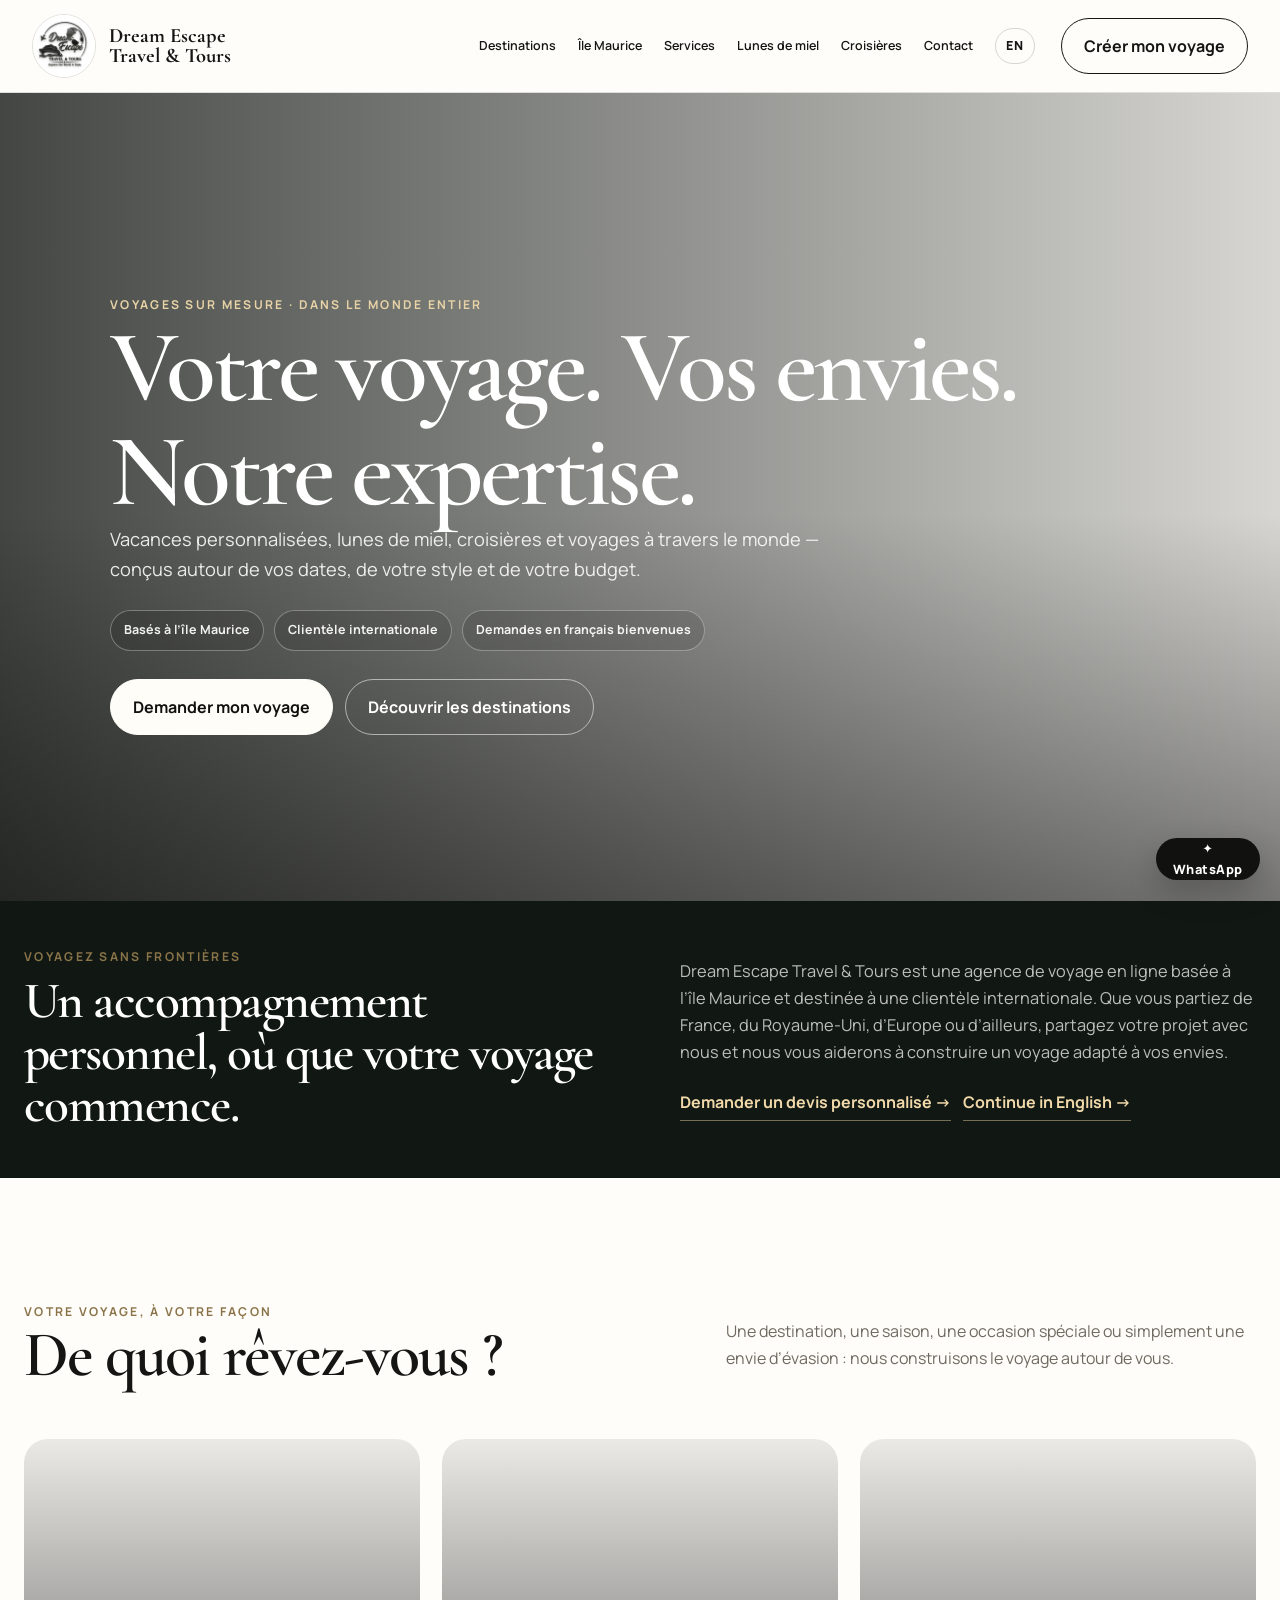
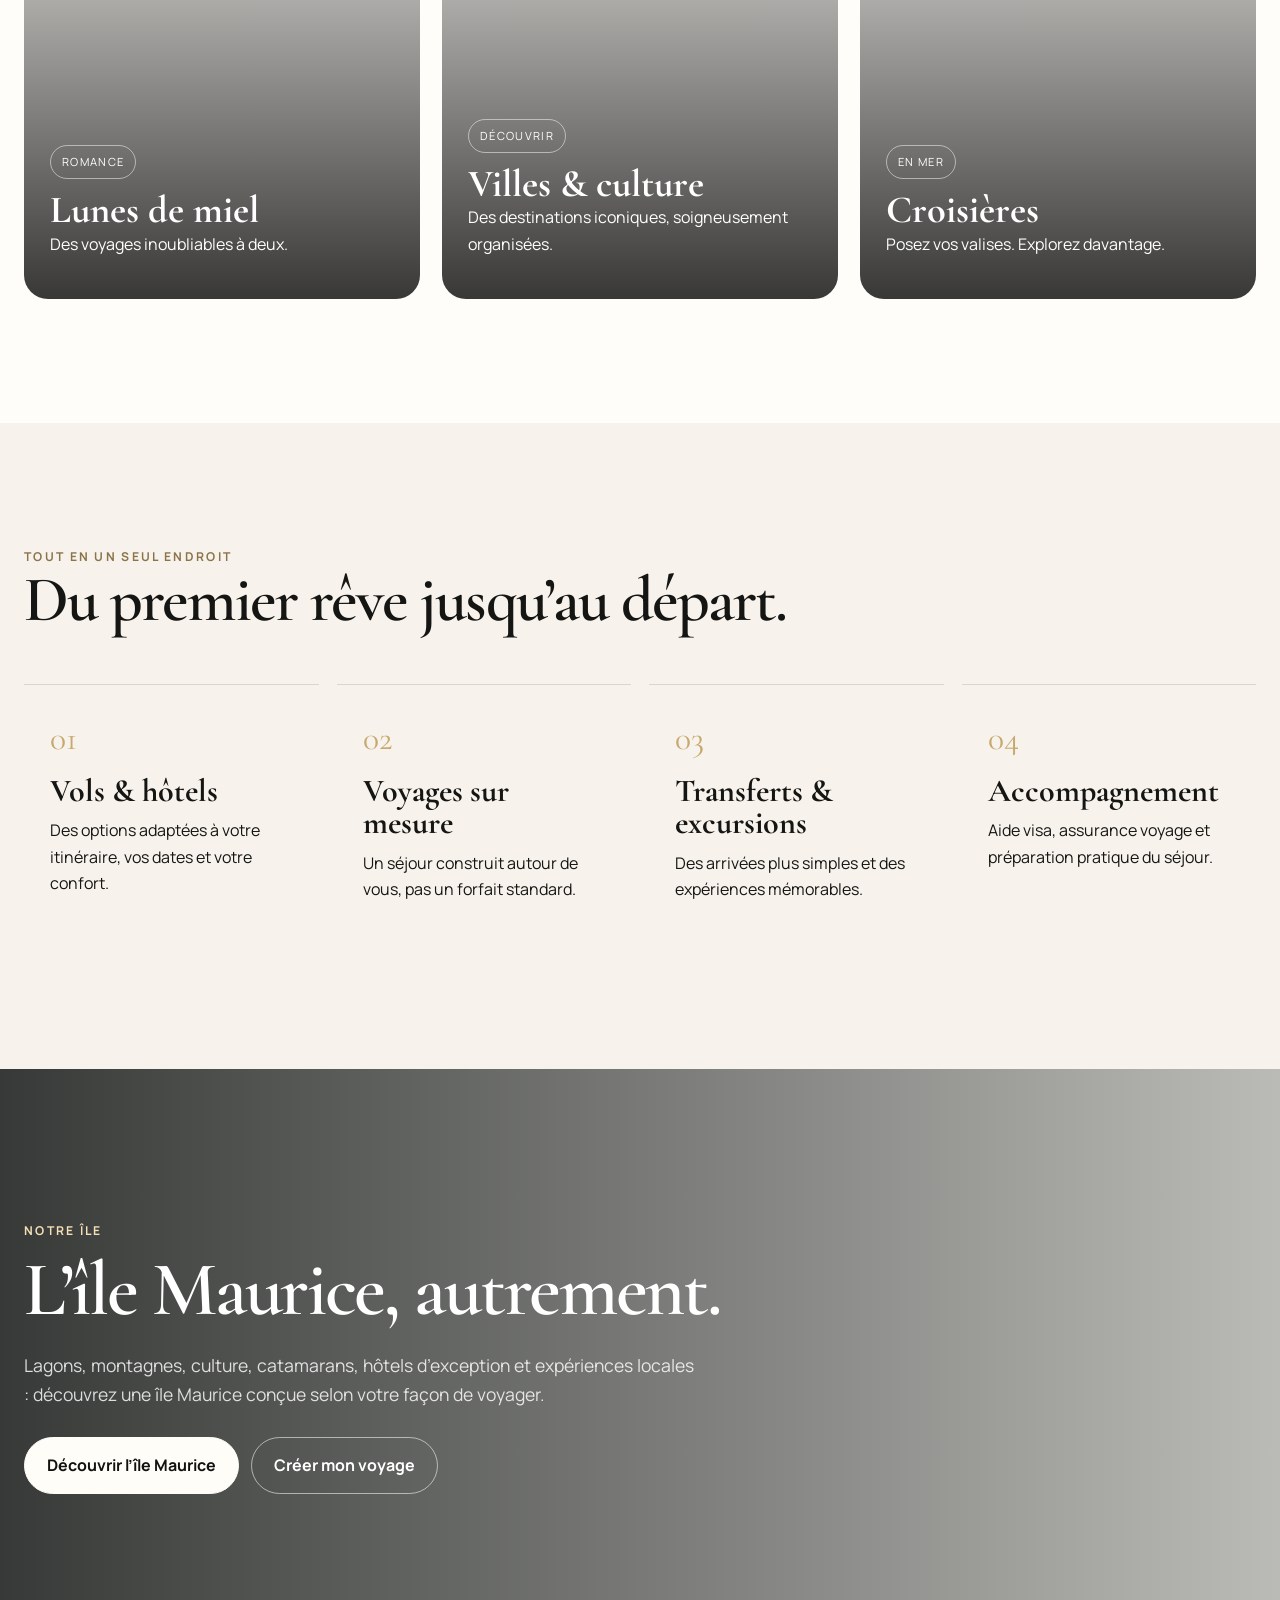
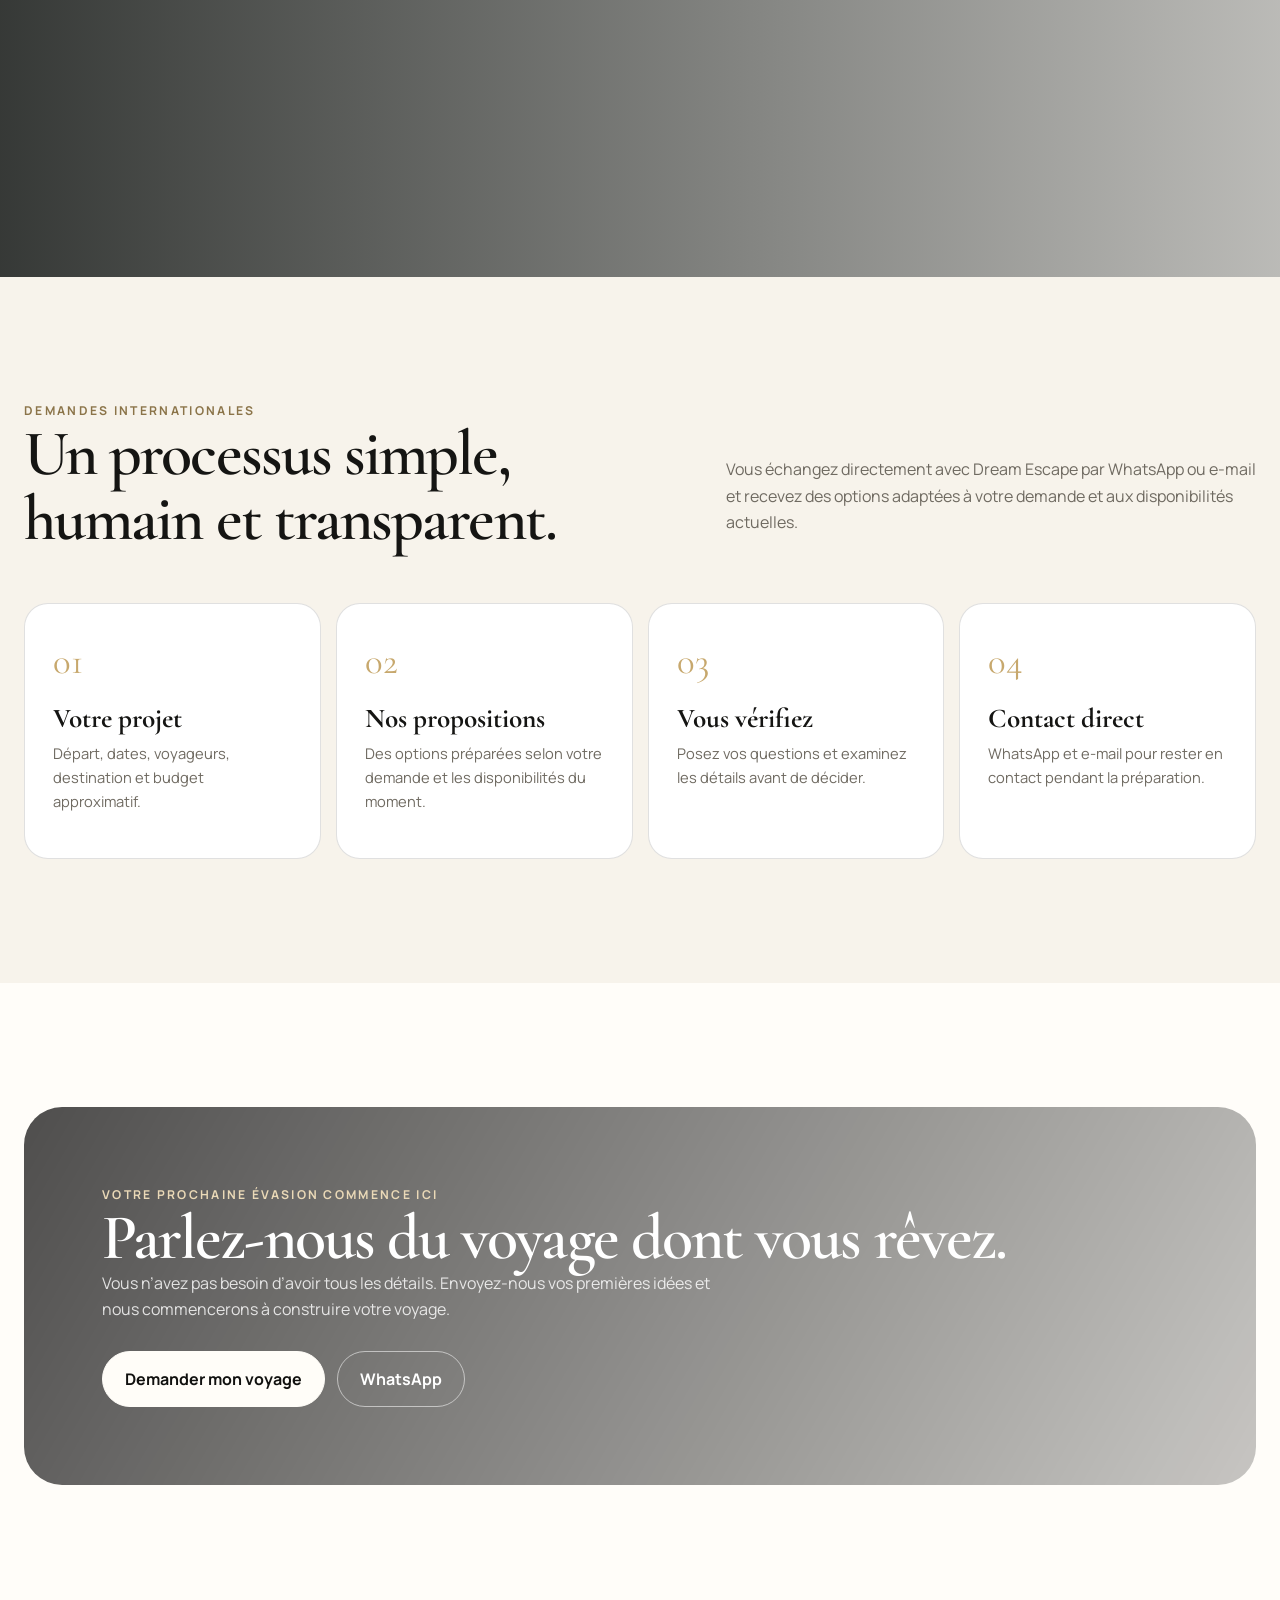
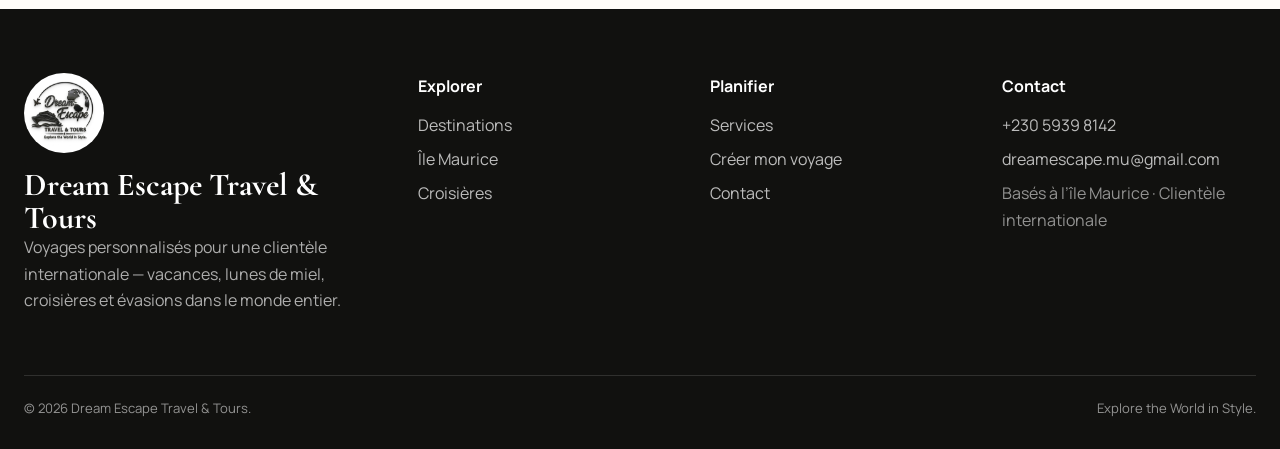
<file: fr.html>
<!doctype html><html lang="fr"><head><meta charset="utf-8"><meta name="viewport" content="width=device-width,initial-scale=1"><title>Voyages sur mesure dans le monde | Dream Escape Travel & Tours</title><meta name="description" content="Dream Escape Travel & Tours crée des voyages sur mesure, lunes de miel, croisières et séjours dans le monde pour une clientèle internationale."><link rel="canonical" href="https://dreamescapetraveltourswebsite.vercel.app/fr.html"><link rel="icon" href="dream-escape-logo.jpeg"><link rel="stylesheet" href="styles.css"></head><body><header class="site-header"><div class="container nav"><a class="brand" href="fr.html"><img src="dream-escape-logo.jpeg" alt="Logo Dream Escape Travel & Tours"><span class="brand-text">Dream Escape<br>Travel & Tours</span></a><nav class="nav-links"><a href="destinations.html">Destinations</a><a href="mauritius.html">Île Maurice</a><a href="services.html">Services</a><a href="honeymoons.html">Lunes de miel</a><a href="cruises.html">Croisières</a><a href="contact.html">Contact</a><a class="lang-link" href="index.html">EN</a></nav><a class="nav-cta" href="plan.html">Créer mon voyage</a><button class="mobile-toggle" aria-label="Ouvrir le menu">☰</button></div></header><main><section class="hero fr-hero"><div class="container hero-content"><div class="eyebrow" style="color:#e8d3a7">Voyages sur mesure · Dans le monde entier</div><h1>Votre voyage. Vos envies. Notre expertise.</h1><p>Vacances personnalisées, lunes de miel, croisières et voyages à travers le monde — conçus autour de vos dates, de votre style et de votre budget.</p><div class="international-proof"><span>Basés à l’île Maurice</span><span>Clientèle internationale</span><span>Demandes en français bienvenues</span></div><div class="hero-actions"><a class="btn btn-light" href="plan.html">Demander mon voyage</a><a class="btn" style="border-color:rgba(255,255,255,.55);color:white" href="destinations.html">Découvrir les destinations</a></div></div></section><section class="international-intro"><div class="container international-intro-grid"><div><div class="eyebrow">Voyagez sans frontières</div><h2>Un accompagnement personnel, où que votre voyage commence.</h2></div><div><p>Dream Escape Travel & Tours est une agence de voyage en ligne basée à l’île Maurice et destinée à une clientèle internationale. Que vous partiez de France, du Royaume-Uni, d’Europe ou d’ailleurs, partagez votre projet avec nous et nous vous aiderons à construire un voyage adapté à vos envies.</p><div class="market-links"><a href="plan.html">Demander un devis personnalisé →</a><a href="index.html">Continue in English →</a></div></div></div></section><section class="section"><div class="container"><div class="section-head"><div><div class="eyebrow">Votre voyage, à votre façon</div><h2>De quoi rêvez-vous ?</h2></div><p>Une destination, une saison, une occasion spéciale ou simplement une envie d’évasion : nous construisons le voyage autour de vous.</p></div><div class="grid-3"><a class="image-card" href="honeymoons.html" style="background-image:url('https://images.unsplash.com/photo-1516483638261-f4dbaf036963?auto=format&fit=crop&w=1000&q=85')"><div class="image-card-content"><span class="badge">Romance</span><h3>Lunes de miel</h3><p>Des voyages inoubliables à deux.</p></div></a><a class="image-card" href="destinations.html" style="background-image:url('https://images.unsplash.com/photo-1502602898657-3e91760cbb34?auto=format&fit=crop&w=1000&q=85')"><div class="image-card-content"><span class="badge">Découvrir</span><h3>Villes & culture</h3><p>Des destinations iconiques, soigneusement organisées.</p></div></a><a class="image-card" href="cruises.html" style="background-image:url('https://images.unsplash.com/photo-1548574505-5e239809ee19?auto=format&fit=crop&w=1000&q=85')"><div class="image-card-content"><span class="badge">En mer</span><h3>Croisières</h3><p>Posez vos valises. Explorez davantage.</p></div></a></div></div></section><section class="section section-soft"><div class="container"><div class="section-head"><div><div class="eyebrow">Tout en un seul endroit</div><h2>Du premier rêve jusqu’au départ.</h2></div></div><div class="grid-4"><div class="service"><div class="service-num">01</div><h3>Vols & hôtels</h3><p>Des options adaptées à votre itinéraire, vos dates et votre confort.</p></div><div class="service"><div class="service-num">02</div><h3>Voyages sur mesure</h3><p>Un séjour construit autour de vous, pas un forfait standard.</p></div><div class="service"><div class="service-num">03</div><h3>Transferts & excursions</h3><p>Des arrivées plus simples et des expériences mémorables.</p></div><div class="service"><div class="service-num">04</div><h3>Accompagnement</h3><p>Aide visa, assurance voyage et préparation pratique du séjour.</p></div></div></div></section><section class="section mauritius-home-feature"><div class="container"><div class="mauritius-feature-inner"><div class="mauritius-feature-copy"><div class="eyebrow" style="color:#f4dfb7">Notre île</div><h2>L’île Maurice, autrement.</h2><p>Lagons, montagnes, culture, catamarans, hôtels d’exception et expériences locales : découvrez une île Maurice conçue selon votre façon de voyager.</p><div class="hero-actions"><a class="btn btn-light" href="mauritius.html">Découvrir l’île Maurice</a><a class="btn mauritius-outline" href="plan.html">Créer mon voyage</a></div></div></div></div></section><section class="section international-trust"><div class="container"><div class="section-head"><div><div class="eyebrow">Demandes internationales</div><h2>Un processus simple, humain et transparent.</h2></div><p>Vous échangez directement avec Dream Escape par WhatsApp ou e-mail et recevez des options adaptées à votre demande et aux disponibilités actuelles.</p></div><div class="trust-grid"><div class="trust-card"><span>01</span><h3>Votre projet</h3><p>Départ, dates, voyageurs, destination et budget approximatif.</p></div><div class="trust-card"><span>02</span><h3>Nos propositions</h3><p>Des options préparées selon votre demande et les disponibilités du moment.</p></div><div class="trust-card"><span>03</span><h3>Vous vérifiez</h3><p>Posez vos questions et examinez les détails avant de décider.</p></div><div class="trust-card"><span>04</span><h3>Contact direct</h3><p>WhatsApp et e-mail pour rester en contact pendant la préparation.</p></div></div></div></section><section class="section"><div class="container cta-panel"><div class="eyebrow" style="color:#ead9b7">Votre prochaine évasion commence ici</div><h2>Parlez-nous du voyage dont vous rêvez.</h2><p>Vous n’avez pas besoin d’avoir tous les détails. Envoyez-nous vos premières idées et nous commencerons à construire votre voyage.</p><div class="hero-actions"><a class="btn btn-light" href="plan.html">Demander mon voyage</a><a class="btn" style="color:white;border-color:rgba(255,255,255,.55)" href="https://wa.me/23059398142" target="_blank">WhatsApp</a></div></div></section></main><a class="float-wa" href="https://wa.me/23059398142" target="_blank" aria-label="WhatsApp">✦</a><footer><div class="container"><div class="footer-grid"><div class="footer-brand"><img src="dream-escape-logo.jpeg" alt=""><h3>Dream Escape Travel & Tours</h3><p style="color:rgba(255,255,255,.66);max-width:360px">Voyages personnalisés pour une clientèle internationale — vacances, lunes de miel, croisières et évasions dans le monde entier.</p></div><div><div class="footer-title">Explorer</div><a href="destinations.html">Destinations</a><br><a href="mauritius.html">Île Maurice</a><br><a href="cruises.html">Croisières</a></div><div><div class="footer-title">Planifier</div><a href="services.html">Services</a><br><a href="plan.html">Créer mon voyage</a><br><a href="contact.html">Contact</a></div><div><div class="footer-title">Contact</div><a href="tel:+23059398142">+230 5939 8142</a><br><a href="mailto:dreamescape.mu@gmail.com">dreamescape.mu@gmail.com</a><br><span style="color:rgba(255,255,255,.55)">Basés à l’île Maurice · Clientèle internationale</span></div></div><div class="copyright"><span>© 2026 Dream Escape Travel & Tours.</span><span>Explore the World in Style.</span></div></div></footer><script src="script.js"></script></body></html>
</file>
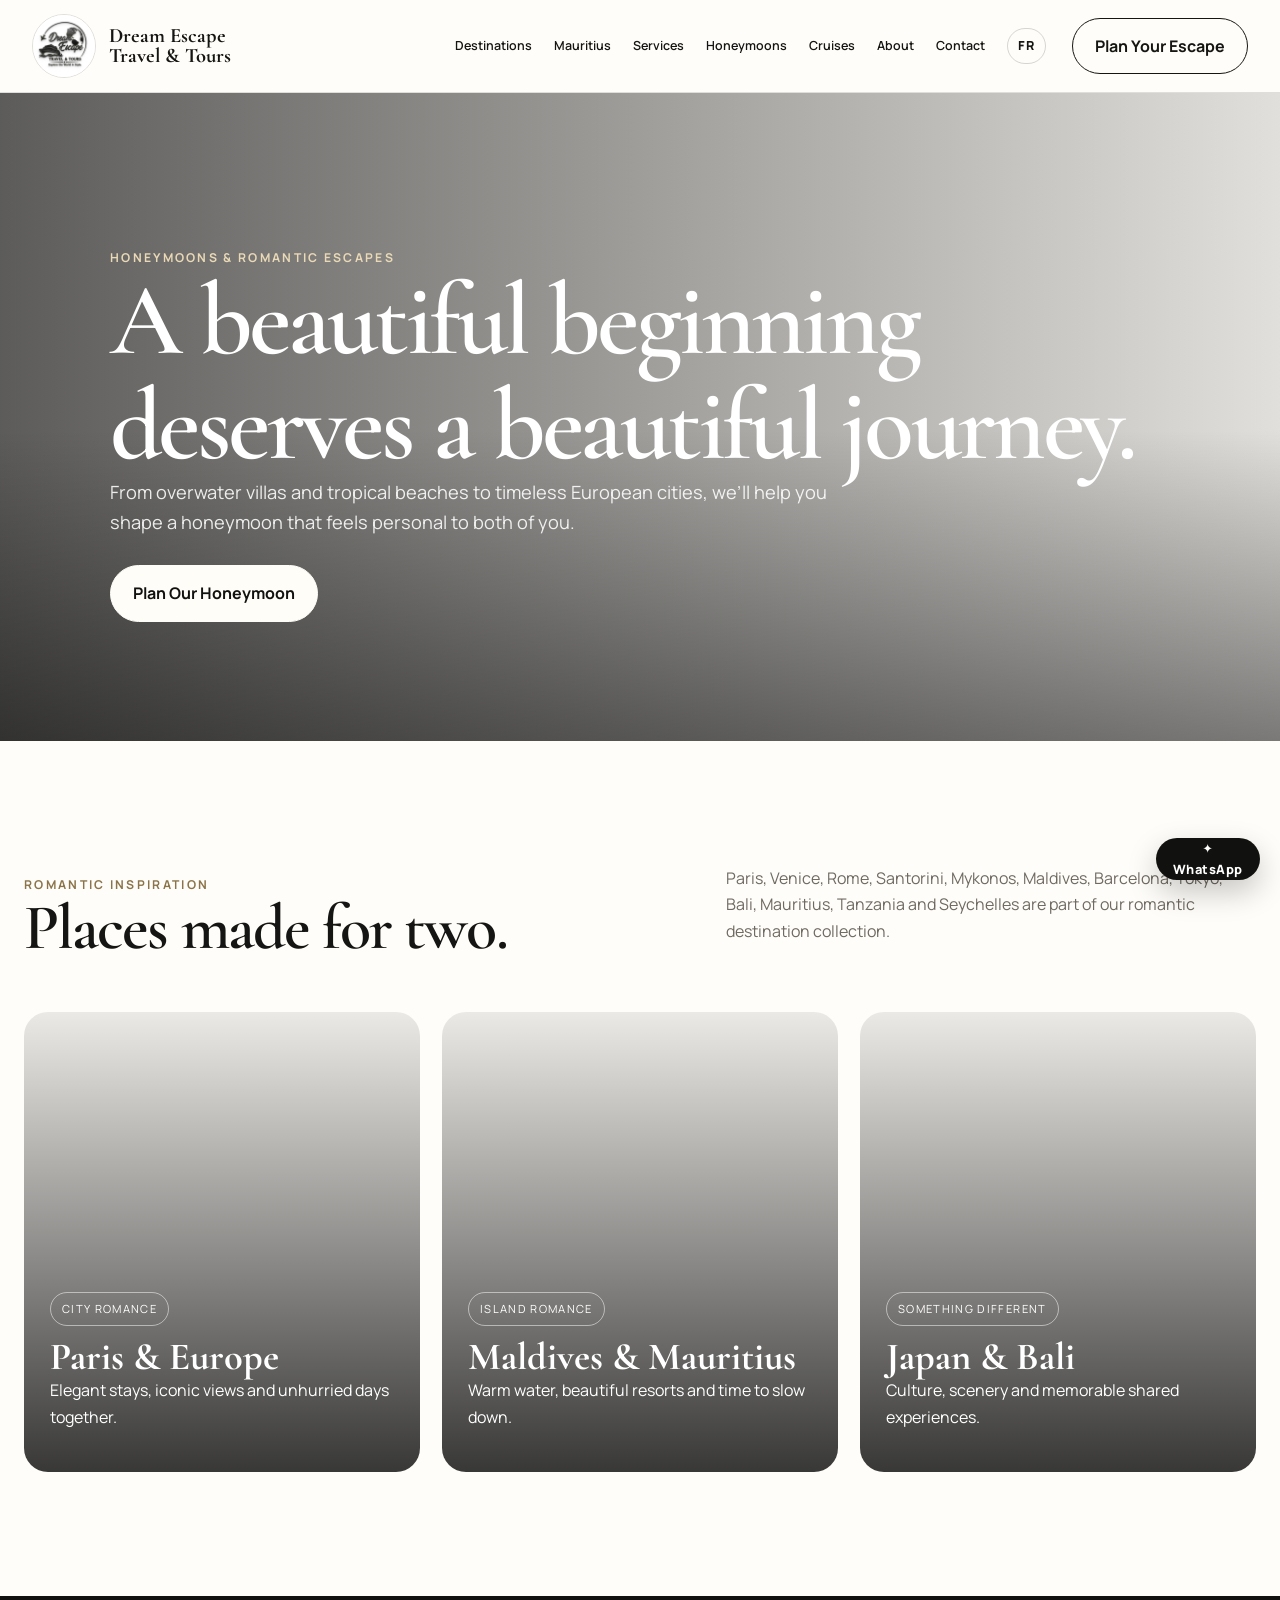
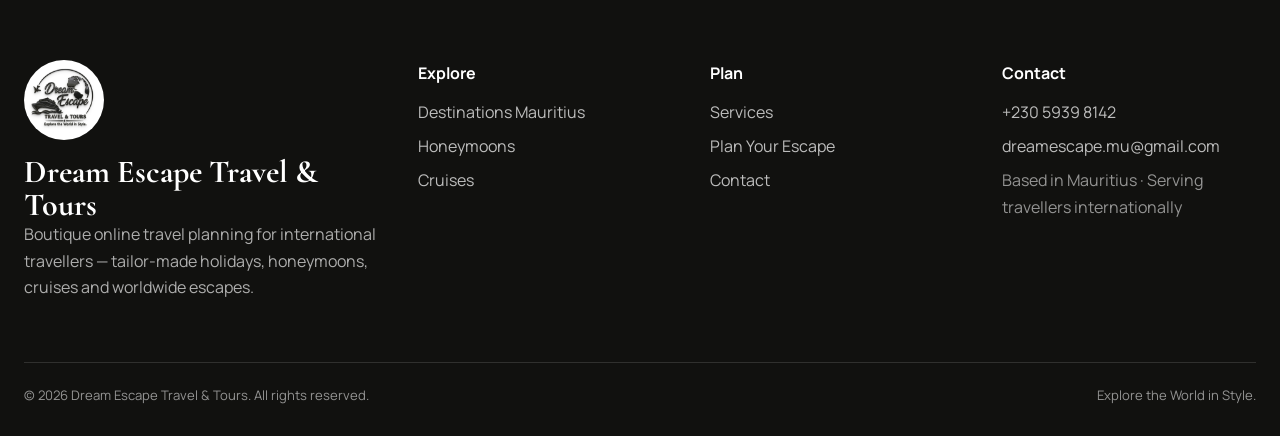
<file: honeymoons.html>
<!doctype html>
<html lang="en">
<head>
<meta charset="utf-8">
<meta name="viewport" content="width=device-width,initial-scale=1">
<title>Honeymoons | Dream Escape Travel & Tours</title>
<meta name="description" content="Dream Escape Travel & Tours — personalised travel planning, holidays, honeymoons and cruises.">
<link rel="icon" href="dream-escape-logo.jpeg">
<link rel="stylesheet" href="styles.css">
</head>
<body>

<header class="site-header">
  <div class="container nav">
    <a class="brand" href="index.html">
      <img src="dream-escape-logo.jpeg" alt="Dream Escape Travel & Tours logo">
      <span class="brand-text">Dream Escape<br>Travel & Tours</span>
    </a>
    <nav class="nav-links">
      <a href="destinations.html">Destinations</a>
      <a href="mauritius.html">Mauritius</a>
      <a href="services.html">Services</a>
      <a href="honeymoons.html">Honeymoons</a>
      <a href="cruises.html">Cruises</a>
      <a href="about.html">About</a>
      <a href="contact.html">Contact</a>
      <a class="lang-link" href="fr.html" aria-label="Version française">FR</a>
    </nav>
    <a class="nav-cta" href="plan.html">Plan Your Escape</a>
    <button class="mobile-toggle" aria-label="Open menu">☰</button>
  </div>
</header>


<main>
<section class="hero" style="min-height:72vh;background-image:linear-gradient(90deg,rgba(8,8,7,.66),rgba(8,8,7,.12)),url('https://images.unsplash.com/photo-1510414842594-a61c69b5ae57?auto=format&fit=crop&w=2000&q=85')"><div class="container hero-content"><div class="eyebrow" style="color:#ead9b7">Honeymoons & romantic escapes</div><h1>A beautiful beginning deserves a beautiful journey.</h1><p>From overwater villas and tropical beaches to timeless European cities, we’ll help you shape a honeymoon that feels personal to both of you.</p><div class="hero-actions"><a class="btn btn-light" href="plan.html">Plan Our Honeymoon</a></div></div></section>
<section class="section"><div class="container">
<div class="section-head"><div><div class="eyebrow">Romantic inspiration</div><h2>Places made for two.</h2></div><p>Paris, Venice, Rome, Santorini, Mykonos, Maldives, Barcelona, Tokyo, Bali, Mauritius, Tanzania and Seychelles are part of our romantic destination collection.</p></div>
<div class="grid-3">
<div class="image-card" style="background-image:url('https://images.unsplash.com/photo-1502602898657-3e91760cbb34?auto=format&fit=crop&w=1000&q=85')"><div class="image-card-content"><span class="badge">City romance</span><h3>Paris & Europe</h3><p>Elegant stays, iconic views and unhurried days together.</p></div></div>
<div class="image-card" style="background-image:url('https://images.unsplash.com/photo-1507525428034-b723cf961d3e?auto=format&fit=crop&w=1000&q=85')"><div class="image-card-content"><span class="badge">Island romance</span><h3>Maldives & Mauritius</h3><p>Warm water, beautiful resorts and time to slow down.</p></div></div>
<div class="image-card" style="background-image:url('https://images.unsplash.com/photo-1528164344705-47542687000d?auto=format&fit=crop&w=1000&q=85')"><div class="image-card-content"><span class="badge">Something different</span><h3>Japan & Bali</h3><p>Culture, scenery and memorable shared experiences.</p></div></div>
</div></div></section>
</main>


<a class="float-wa" href="https://wa.me/23059398142" target="_blank" aria-label="WhatsApp">✦</a>
<footer>
  <div class="container">
    <div class="footer-grid">
      <div class="footer-brand">
        <img src="dream-escape-logo.jpeg" alt="">
        <h3>Dream Escape Travel & Tours</h3>
        <p style="color:rgba(255,255,255,.66);max-width:360px">Boutique online travel planning for international travellers — tailor-made holidays, honeymoons, cruises and worldwide escapes.</p>
      </div>
      <div><div class="footer-title">Explore</div><a href="destinations.html">Destinations</a>
      <a href="mauritius.html">Mauritius</a><br><a href="honeymoons.html">Honeymoons</a><br><a href="cruises.html">Cruises</a></div>
      <div><div class="footer-title">Plan</div><a href="services.html">Services</a><br><a href="plan.html">Plan Your Escape</a><br><a href="contact.html">Contact</a></div>
      <div><div class="footer-title">Contact</div><a href="tel:+23059398142">+230 5939 8142</a><br><a href="mailto:dreamescape.mu@gmail.com">dreamescape.mu@gmail.com</a><br><span style="color:rgba(255,255,255,.55)">Based in Mauritius · Serving travellers internationally</span></div>
    </div>
    <div class="copyright"><span>© 2026 Dream Escape Travel & Tours. All rights reserved.</span><span>Explore the World in Style.</span></div>
  </div>
</footer>
<script src="script.js"></script>

</body>
</html>
</file>
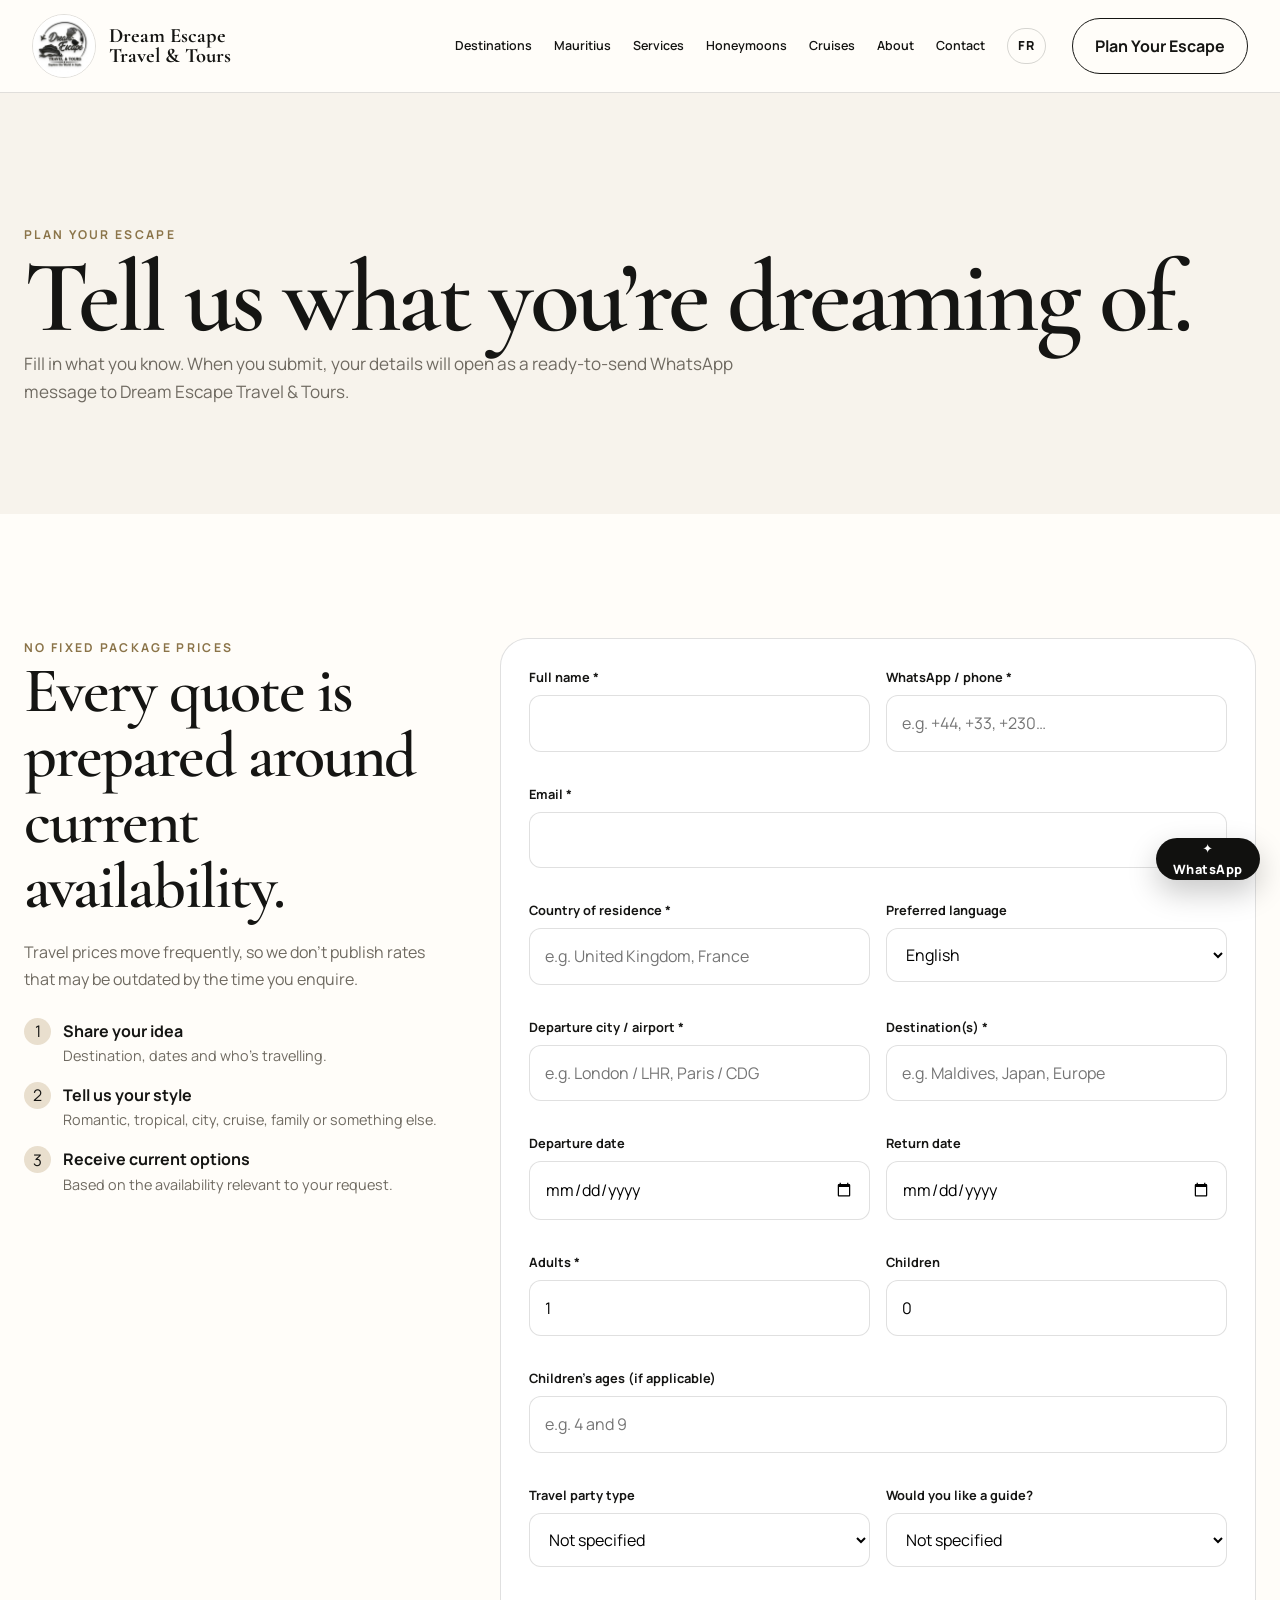
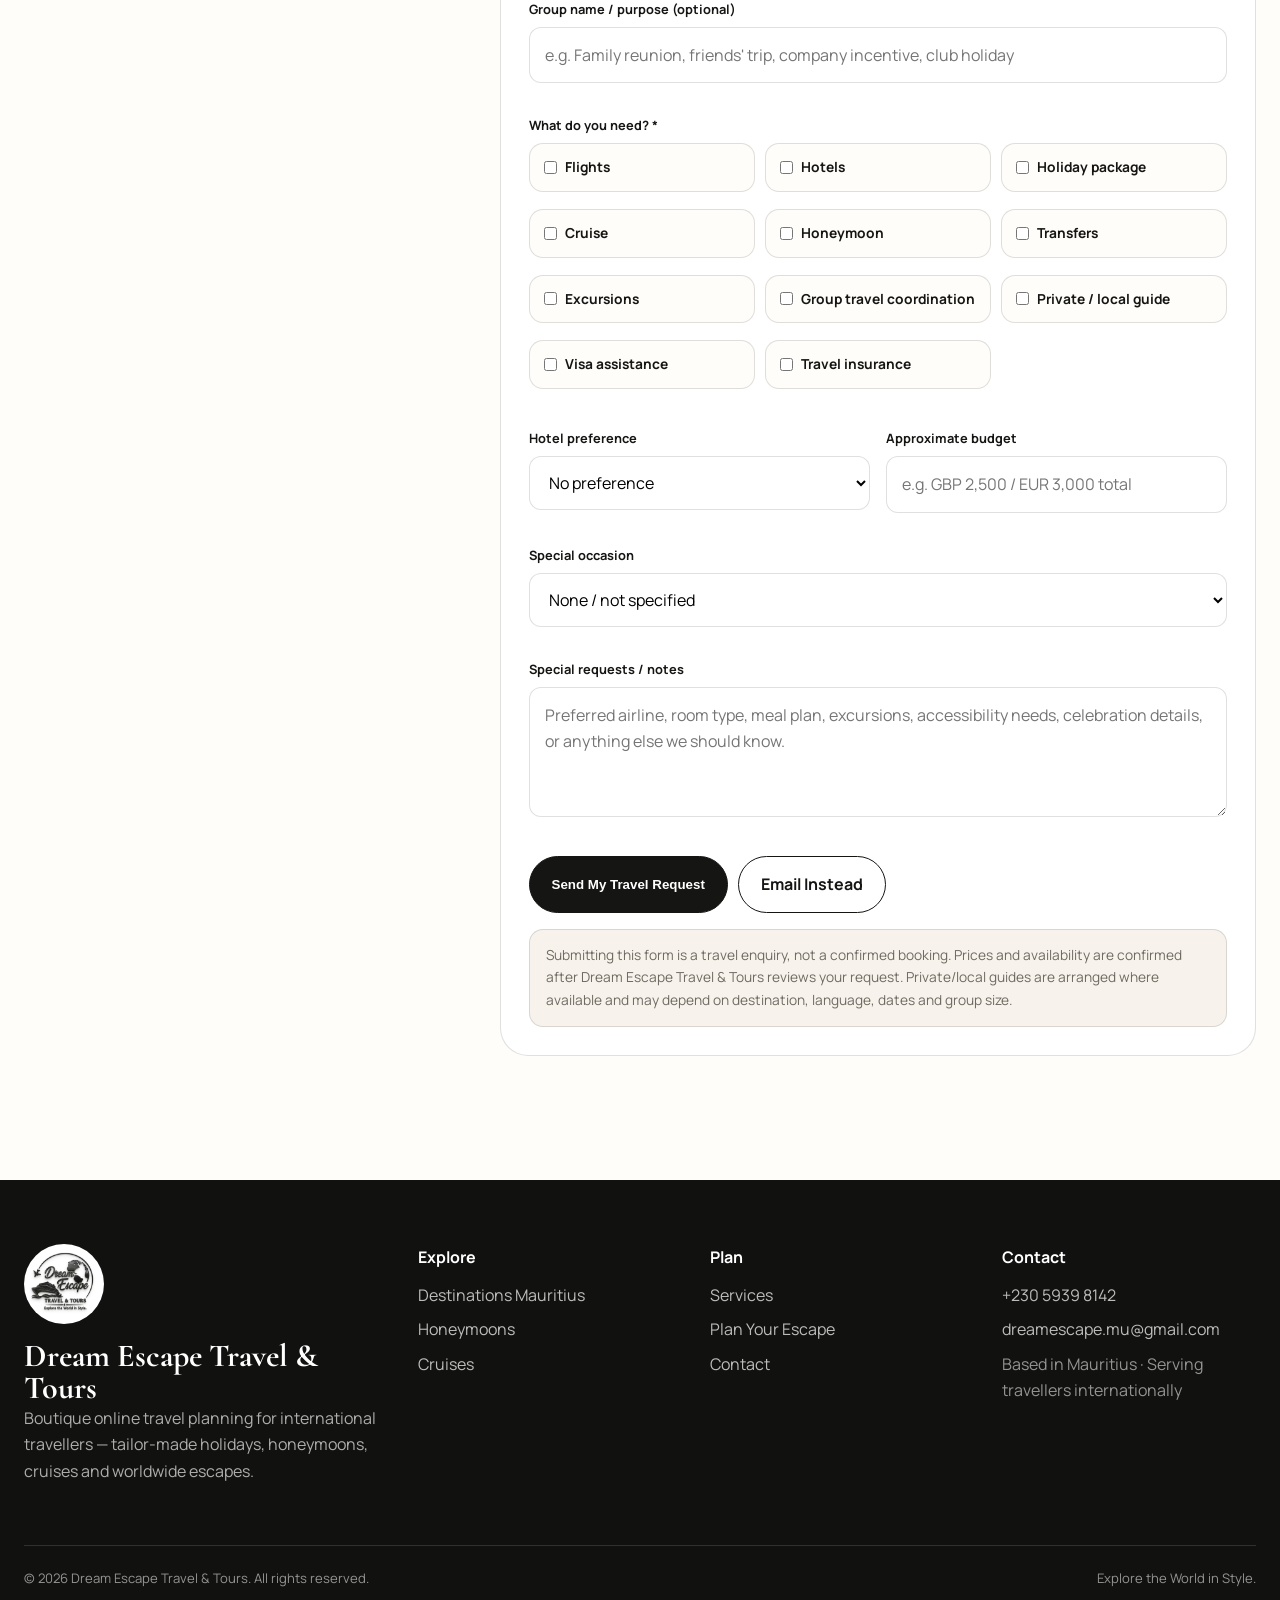
<file: plan.html>
<!doctype html>
<html lang="en">
<head>
<meta charset="utf-8">
<meta name="viewport" content="width=device-width,initial-scale=1">
<title>Plan Your Escape | Dream Escape Travel & Tours</title>
<meta name="description" content="Dream Escape Travel & Tours — personalised travel planning, holidays, honeymoons and cruises.">
<link rel="icon" href="dream-escape-logo.jpeg">
<link rel="stylesheet" href="styles.css">
</head>
<body>

<header class="site-header">
  <div class="container nav">
    <a class="brand" href="index.html">
      <img src="dream-escape-logo.jpeg" alt="Dream Escape Travel & Tours logo">
      <span class="brand-text">Dream Escape<br>Travel & Tours</span>
    </a>
    <nav class="nav-links">
      <a href="destinations.html">Destinations</a>
      <a href="mauritius.html">Mauritius</a>
      <a href="services.html">Services</a>
      <a href="honeymoons.html">Honeymoons</a>
      <a href="cruises.html">Cruises</a>
      <a href="about.html">About</a>
      <a href="contact.html">Contact</a>
      <a class="lang-link" href="fr.html" aria-label="Version française">FR</a>
    </nav>
    <a class="nav-cta" href="plan.html">Plan Your Escape</a>
    <button class="mobile-toggle" aria-label="Open menu">☰</button>
  </div>
</header>


<main>
<section class="page-hero"><div class="container"><div class="eyebrow">Plan your escape</div><h1>Tell us what you’re dreaming of.</h1><p>Fill in what you know. When you submit, your details will open as a ready-to-send WhatsApp message to Dream Escape Travel & Tours.</p></div></section>
<section class="section"><div class="container form-wrap">
<div><div class="eyebrow">No fixed package prices</div><h2>Every quote is prepared around current availability.</h2><p class="muted" style="margin-top:20px">Travel prices move frequently, so we don’t publish rates that may be outdated by the time you enquire.</p><div class="checks"><div class="check"><span>1</span><div><b>Share your idea</b><div class="small">Destination, dates and who’s travelling.</div></div></div><div class="check"><span>2</span><div><b>Tell us your style</b><div class="small">Romantic, tropical, city, cruise, family or something else.</div></div></div><div class="check"><span>3</span><div><b>Receive current options</b><div class="small">Based on the availability relevant to your request.</div></div></div></div></div>
<form id="planForm">
  <div class="field-grid">
    <div class="field"><label>Full name *</label><input name="name" autocomplete="name" required></div>
    <div class="field"><label>WhatsApp / phone *</label><input name="phone" type="tel" autocomplete="tel" placeholder="e.g. +44, +33, +230…" required></div>
    <div class="field full"><label>Email *</label><input name="email" type="email" autocomplete="email" required></div>
    <div class="field"><label>Country of residence *</label><input name="country" autocomplete="country-name" placeholder="e.g. United Kingdom, France" required></div>
    <div class="field"><label>Preferred language</label><select name="language"><option>English</option><option>Français</option></select></div>

    <div class="field"><label>Departure city / airport *</label><input name="departure" placeholder="e.g. London / LHR, Paris / CDG" required></div>
    <div class="field"><label>Destination(s) *</label><input name="destination" placeholder="e.g. Maldives, Japan, Europe" required></div>

    <div class="field"><label>Departure date</label><input name="departDate" type="date"></div>
    <div class="field"><label>Return date</label><input name="returnDate" type="date"></div>

    <div class="field"><label>Adults *</label><input name="adults" type="number" min="1" value="1" required></div>
    <div class="field"><label>Children</label><input name="children" type="number" min="0" value="0"></div>
    <div class="field full"><label>Children's ages (if applicable)</label><input name="childrenAges" placeholder="e.g. 4 and 9"></div>

    <div class="field">
      <label>Travel party type</label>
      <select name="partyType">
        <option value="">Not specified</option>
        <option>Solo traveller</option>
        <option>Couple</option>
        <option>Family</option>
        <option>Friends / small group</option>
        <option>Large group (10+ travellers)</option>
        <option>Corporate / organisation group</option>
      </select>
    </div>
    <div class="field">
      <label>Would you like a guide?</label>
      <select name="guideRequest">
        <option value="">Not specified</option>
        <option>Yes — private / local guide requested</option>
        <option>Maybe — please advise options</option>
        <option>No guide needed</option>
      </select>
    </div>

    <div class="field full">
      <label>Group name / purpose (optional)</label>
      <input name="groupPurpose" placeholder="e.g. Family reunion, friends' trip, company incentive, club holiday">
    </div>

    <div class="field full">
      <label>What do you need? *</label>
      <div class="choice-grid">
        <label class="choice"><input type="checkbox" name="services" value="Flights"> Flights</label>
        <label class="choice"><input type="checkbox" name="services" value="Hotels"> Hotels</label>
        <label class="choice"><input type="checkbox" name="services" value="Holiday package"> Holiday package</label>
        <label class="choice"><input type="checkbox" name="services" value="Cruise"> Cruise</label>
        <label class="choice"><input type="checkbox" name="services" value="Honeymoon"> Honeymoon</label>
        <label class="choice"><input type="checkbox" name="services" value="Transfers"> Transfers</label>
        <label class="choice"><input type="checkbox" name="services" value="Excursions"> Excursions</label>
        <label class="choice"><input type="checkbox" name="services" value="Group travel coordination"> Group travel coordination</label>
        <label class="choice"><input type="checkbox" name="services" value="Private / local guide"> Private / local guide</label>
        <label class="choice"><input type="checkbox" name="services" value="Visa assistance"> Visa assistance</label>
        <label class="choice"><input type="checkbox" name="services" value="Travel insurance"> Travel insurance</label>
      </div>
    </div>

    <div class="field"><label>Hotel preference</label><select name="hotel"><option value="">No preference</option><option>3-star</option><option>4-star</option><option>5-star</option><option>Luxury / boutique</option></select></div>
    <div class="field"><label>Approximate budget</label><input name="budget" placeholder="e.g. GBP 2,500 / EUR 3,000 total"></div>

    <div class="field full"><label>Special occasion</label><select name="occasion"><option value="">None / not specified</option><option>Honeymoon</option><option>Anniversary</option><option>Birthday</option><option>Proposal</option><option>Family celebration</option><option>Other</option></select></div>

    <div class="field full"><label>Special requests / notes</label><textarea name="notes" placeholder="Preferred airline, room type, meal plan, excursions, accessibility needs, celebration details, or anything else we should know."></textarea></div>

    <div class="full form-actions">
      <button class="btn btn-dark" type="submit">Send My Travel Request</button>
      <a class="btn" href="mailto:dreamescape.mu@gmail.com">Email Instead</a>
    </div>

    <div class="full notice">Submitting this form is a travel enquiry, not a confirmed booking. Prices and availability are confirmed after Dream Escape Travel & Tours reviews your request. Private/local guides are arranged where available and may depend on destination, language, dates and group size.</div>
  </div>
</form>
</div></section>
</main>


<a class="float-wa" href="https://wa.me/23059398142" target="_blank" aria-label="WhatsApp">✦</a>
<footer>
  <div class="container">
    <div class="footer-grid">
      <div class="footer-brand">
        <img src="dream-escape-logo.jpeg" alt="">
        <h3>Dream Escape Travel & Tours</h3>
        <p style="color:rgba(255,255,255,.66);max-width:360px">Boutique online travel planning for international travellers — tailor-made holidays, honeymoons, cruises and worldwide escapes.</p>
      </div>
      <div><div class="footer-title">Explore</div><a href="destinations.html">Destinations</a>
      <a href="mauritius.html">Mauritius</a><br><a href="honeymoons.html">Honeymoons</a><br><a href="cruises.html">Cruises</a></div>
      <div><div class="footer-title">Plan</div><a href="services.html">Services</a><br><a href="plan.html">Plan Your Escape</a><br><a href="contact.html">Contact</a></div>
      <div><div class="footer-title">Contact</div><a href="tel:+23059398142">+230 5939 8142</a><br><a href="mailto:dreamescape.mu@gmail.com">dreamescape.mu@gmail.com</a><br><span style="color:rgba(255,255,255,.55)">Based in Mauritius · Serving travellers internationally</span></div>
    </div>
    <div class="copyright"><span>© 2026 Dream Escape Travel & Tours. All rights reserved.</span><span>Explore the World in Style.</span></div>
  </div>
</footer>
<script src="script.js"></script>

</body>
</html>
</file>
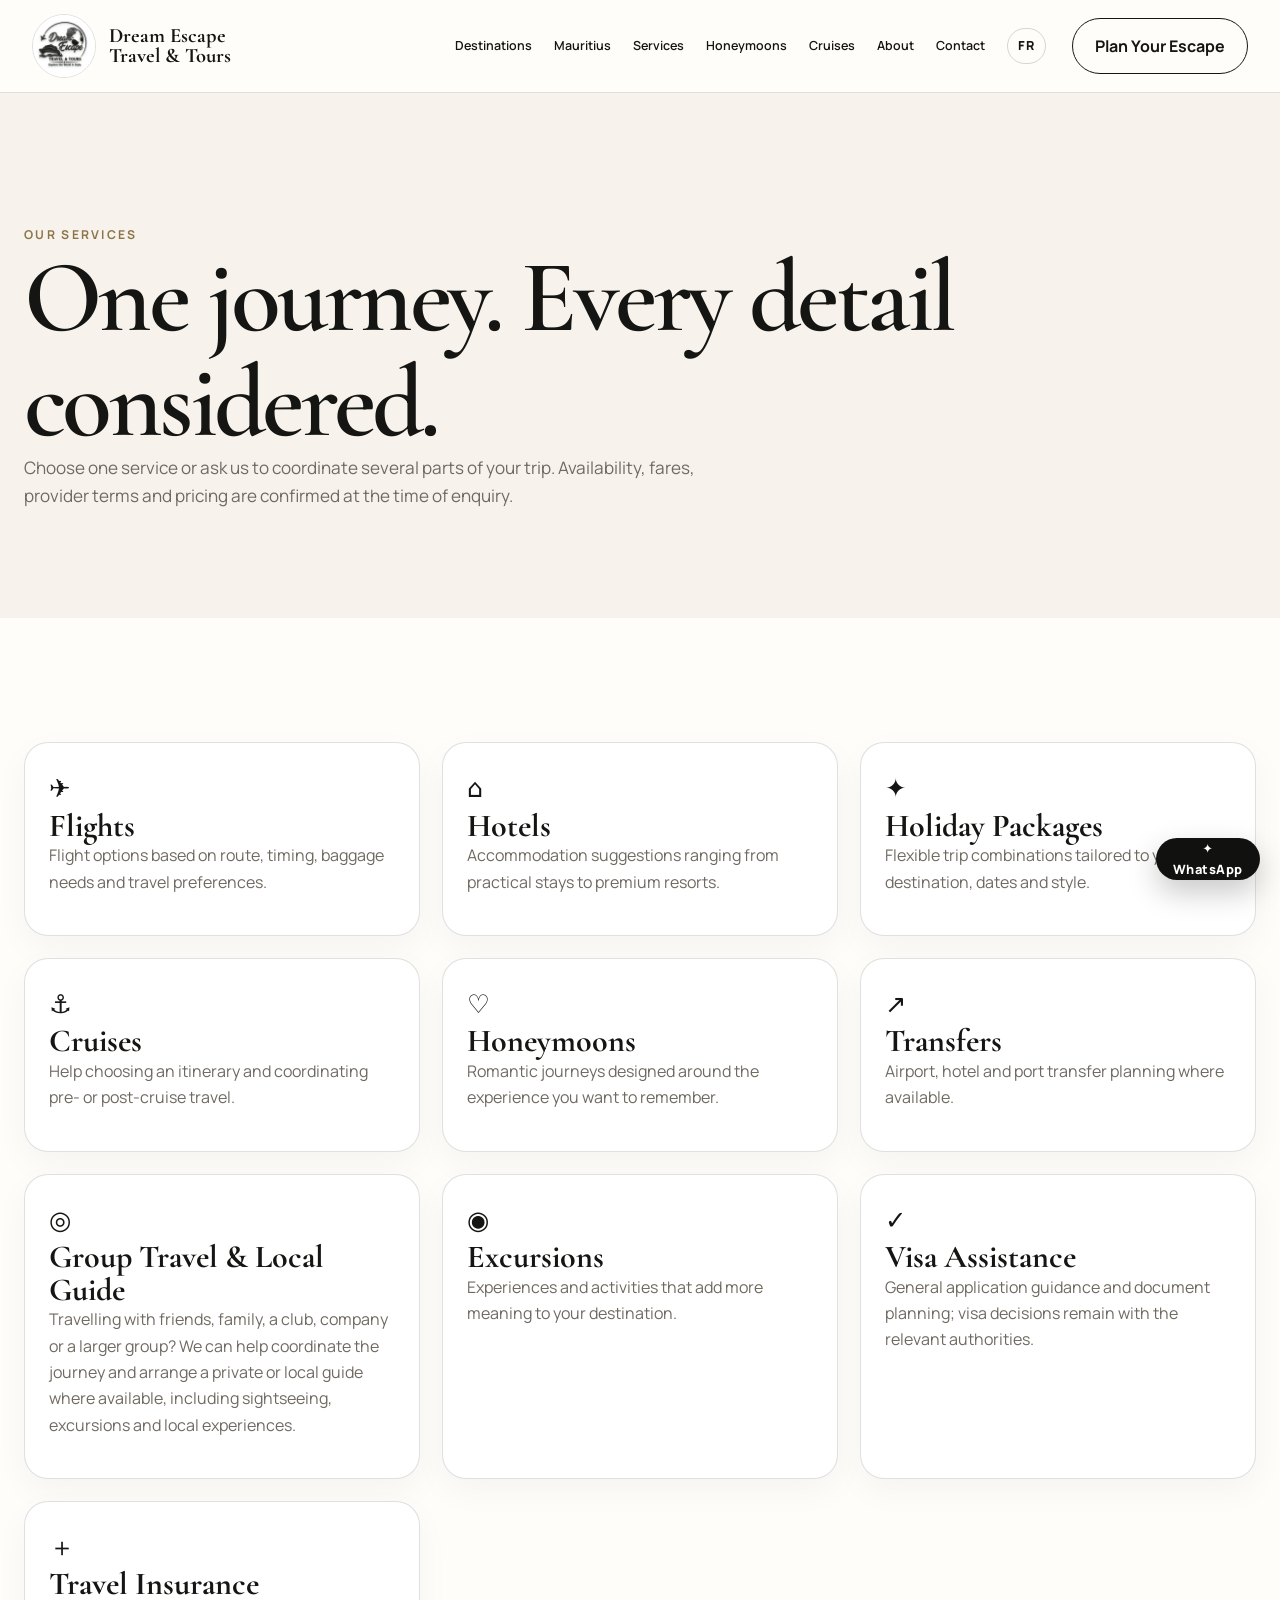
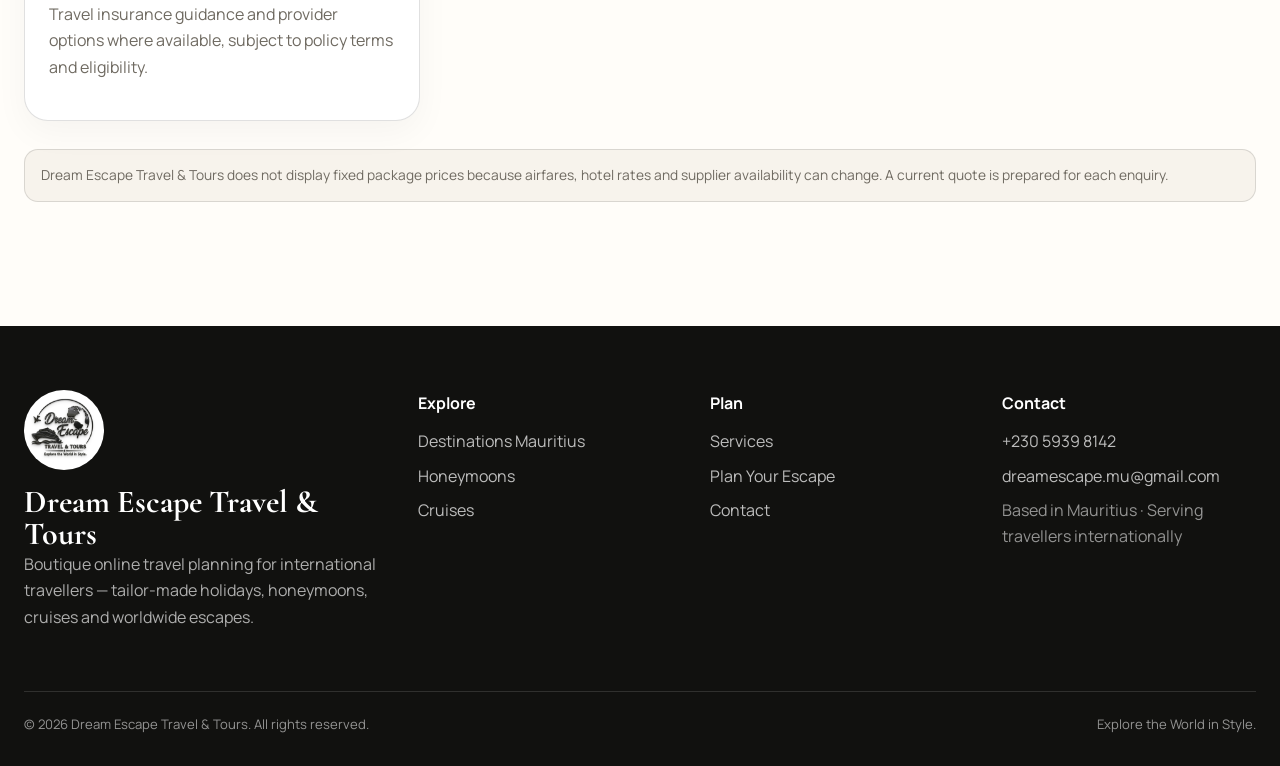
<file: services.html>
<!doctype html>
<html lang="en">
<head>
<meta charset="utf-8">
<meta name="viewport" content="width=device-width,initial-scale=1">
<title>Travel Services | Dream Escape Travel & Tours</title>
<meta name="description" content="Dream Escape Travel & Tours — personalised travel planning, holidays, honeymoons and cruises.">
<link rel="icon" href="dream-escape-logo.jpeg">
<link rel="stylesheet" href="styles.css">
</head>
<body>

<header class="site-header">
  <div class="container nav">
    <a class="brand" href="index.html">
      <img src="dream-escape-logo.jpeg" alt="Dream Escape Travel & Tours logo">
      <span class="brand-text">Dream Escape<br>Travel & Tours</span>
    </a>
    <nav class="nav-links">
      <a href="destinations.html">Destinations</a>
      <a href="mauritius.html">Mauritius</a>
      <a href="services.html">Services</a>
      <a href="honeymoons.html">Honeymoons</a>
      <a href="cruises.html">Cruises</a>
      <a href="about.html">About</a>
      <a href="contact.html">Contact</a>
      <a class="lang-link" href="fr.html" aria-label="Version française">FR</a>
    </nav>
    <a class="nav-cta" href="plan.html">Plan Your Escape</a>
    <button class="mobile-toggle" aria-label="Open menu">☰</button>
  </div>
</header>


<main>
<section class="page-hero"><div class="container"><div class="eyebrow">Our services</div><h1>One journey. Every detail considered.</h1><p>Choose one service or ask us to coordinate several parts of your trip. Availability, fares, provider terms and pricing are confirmed at the time of enquiry.</p></div></section>
<section class="section"><div class="container"><div class="grid-3">
<div class="card"><div class="card-body"><div class="icon">✈</div><h3>Flights</h3><p>Flight options based on route, timing, baggage needs and travel preferences.</p></div></div>
<div class="card"><div class="card-body"><div class="icon">⌂</div><h3>Hotels</h3><p>Accommodation suggestions ranging from practical stays to premium resorts.</p></div></div>
<div class="card"><div class="card-body"><div class="icon">✦</div><h3>Holiday Packages</h3><p>Flexible trip combinations tailored to your destination, dates and style.</p></div></div>
<div class="card"><div class="card-body"><div class="icon">⚓</div><h3>Cruises</h3><p>Help choosing an itinerary and coordinating pre- or post-cruise travel.</p></div></div>
<div class="card"><div class="card-body"><div class="icon">♡</div><h3>Honeymoons</h3><p>Romantic journeys designed around the experience you want to remember.</p></div></div>
<div class="card"><div class="card-body"><div class="icon">↗</div><h3>Transfers</h3><p>Airport, hotel and port transfer planning where available.</p></div></div>
<div class="card"><div class="card-body"><div class="icon">◎</div><h3>Group Travel & Local Guide</h3><p>Travelling with friends, family, a club, company or a larger group? We can help coordinate the journey and arrange a private or local guide where available, including sightseeing, excursions and local experiences.</p></div></div>
<div class="card"><div class="card-body"><div class="icon">◉</div><h3>Excursions</h3><p>Experiences and activities that add more meaning to your destination.</p></div></div>
<div class="card"><div class="card-body"><div class="icon">✓</div><h3>Visa Assistance</h3><p>General application guidance and document planning; visa decisions remain with the relevant authorities.</p></div></div>
<div class="card"><div class="card-body"><div class="icon">＋</div><h3>Travel Insurance</h3><p>Travel insurance guidance and provider options where available, subject to policy terms and eligibility.</p></div></div>
</div>
<div class="notice" style="margin-top:28px">Dream Escape Travel & Tours does not display fixed package prices because airfares, hotel rates and supplier availability can change. A current quote is prepared for each enquiry.</div>
</div></section>
</main>


<a class="float-wa" href="https://wa.me/23059398142" target="_blank" aria-label="WhatsApp">✦</a>
<footer>
  <div class="container">
    <div class="footer-grid">
      <div class="footer-brand">
        <img src="dream-escape-logo.jpeg" alt="">
        <h3>Dream Escape Travel & Tours</h3>
        <p style="color:rgba(255,255,255,.66);max-width:360px">Boutique online travel planning for international travellers — tailor-made holidays, honeymoons, cruises and worldwide escapes.</p>
      </div>
      <div><div class="footer-title">Explore</div><a href="destinations.html">Destinations</a>
      <a href="mauritius.html">Mauritius</a><br><a href="honeymoons.html">Honeymoons</a><br><a href="cruises.html">Cruises</a></div>
      <div><div class="footer-title">Plan</div><a href="services.html">Services</a><br><a href="plan.html">Plan Your Escape</a><br><a href="contact.html">Contact</a></div>
      <div><div class="footer-title">Contact</div><a href="tel:+23059398142">+230 5939 8142</a><br><a href="mailto:dreamescape.mu@gmail.com">dreamescape.mu@gmail.com</a><br><span style="color:rgba(255,255,255,.55)">Based in Mauritius · Serving travellers internationally</span></div>
    </div>
    <div class="copyright"><span>© 2026 Dream Escape Travel & Tours. All rights reserved.</span><span>Explore the World in Style.</span></div>
  </div>
</footer>
<script src="script.js"></script>

</body>
</html>
</file>
<file: styles.css>
@import url('https://fonts.googleapis.com/css2?family=Cormorant+Garamond:wght@500;600;700&family=Manrope:wght@400;500;600;700&display=swap');

:root{
  --ink:#151513;
  --cream:#f7f3ec;
  --paper:#fffdf9;
  --champagne:#c7a86d;
  --sand:#e9dfce;
  --muted:#6f6a61;
  --line:rgba(21,21,19,.13);
  --radius:24px;
  --shadow:0 24px 70px rgba(30,25,18,.10);
}
*{box-sizing:border-box}
html{scroll-behavior:smooth}
body{margin:0;color:var(--ink);background:var(--paper);font-family:Manrope,system-ui,sans-serif;line-height:1.65}
img{max-width:100%;display:block}
a{color:inherit;text-decoration:none}
.container{width:min(1180px,calc(100% - 36px));margin:auto}
.eyebrow{font-size:.76rem;letter-spacing:.19em;text-transform:uppercase;font-weight:700;color:#8b7449}
h1,h2,h3,.serif{font-family:"Cormorant Garamond",serif;line-height:1.02;margin:0}
h1{font-size:clamp(3.1rem,8vw,7rem);font-weight:600;letter-spacing:-.035em}
h2{font-size:clamp(2.6rem,5vw,4.8rem);font-weight:600;letter-spacing:-.03em}
h3{font-size:2rem}
p{margin:0 0 1rem}
.small{font-size:.9rem;color:var(--muted)}
.muted{color:var(--muted)}

.site-header{position:sticky;top:0;z-index:50;background:rgba(255,253,249,.88);backdrop-filter:blur(15px);border-bottom:1px solid var(--line)}
.nav{height:84px;display:flex;align-items:center;gap:26px}
.brand{display:flex;align-items:center;gap:13px;margin-right:auto}
.brand img{width:58px;height:58px;object-fit:cover;border-radius:50%;border:1px solid var(--line)}
.brand-text{font-family:"Cormorant Garamond";font-weight:700;font-size:1.16rem;line-height:1}
.nav-links{display:flex;gap:24px;align-items:center;font-size:.9rem;font-weight:600}
.nav-links a:hover{color:#8b7449}
.nav-cta,.btn{display:inline-flex;align-items:center;justify-content:center;gap:10px;border-radius:999px;padding:14px 22px;font-weight:700;border:1px solid var(--ink);transition:.2s ease}
.btn-dark{background:var(--ink);color:white}
.btn-light{background:rgba(255,255,255,.94);border-color:white}
.btn-gold{background:var(--champagne);border-color:var(--champagne)}
.btn:hover{transform:translateY(-2px)}
.mobile-toggle{display:none;background:none;border:0;font-size:1.5rem}

.hero{min-height:calc(100vh - 84px);position:relative;display:grid;align-items:end;background:
linear-gradient(90deg,rgba(8,8,7,.72),rgba(8,8,7,.18)),
url('https://images.unsplash.com/photo-1507525428034-b723cf961d3e?auto=format&fit=crop&w=2000&q=85') center/cover;color:white}
.hero::after{content:"";position:absolute;inset:0;background:linear-gradient(to top,rgba(0,0,0,.46),transparent 48%)}
.hero-content{position:relative;z-index:2;padding:100px 0 70px;max-width:900px}
.hero p{font-size:1.08rem;max-width:650px;color:rgba(255,255,255,.88)}
.hero-actions{display:flex;gap:12px;flex-wrap:wrap;margin-top:28px}
.hero-note{margin-top:34px;display:flex;gap:28px;flex-wrap:wrap;font-size:.87rem;color:rgba(255,255,255,.84)}

.section{padding:105px 0}
.section-soft{background:var(--cream)}
.section-dark{background:var(--ink);color:white}
.section-head{display:flex;justify-content:space-between;gap:30px;align-items:end;margin-bottom:44px}
.section-head p{max-width:530px;color:var(--muted)}
.section-dark .section-head p{color:rgba(255,255,255,.65)}
.grid-3{display:grid;grid-template-columns:repeat(3,1fr);gap:22px}
.grid-4{display:grid;grid-template-columns:repeat(4,1fr);gap:18px}
.card{background:white;border:1px solid var(--line);border-radius:var(--radius);overflow:hidden;box-shadow:0 12px 34px rgba(32,28,20,.04)}
.card-body{padding:24px}
.card p{color:var(--muted)}
.image-card{position:relative;min-height:410px;background-size:cover;background-position:center;border-radius:var(--radius);overflow:hidden;color:white;display:flex;align-items:end}
.image-card::before{content:"";position:absolute;inset:0;background:linear-gradient(to top,rgba(0,0,0,.78),rgba(0,0,0,.08))}
.image-card-content{position:relative;padding:26px;z-index:1}
.image-card h3{font-size:2.4rem}
.badge{display:inline-block;padding:7px 11px;border:1px solid rgba(255,255,255,.5);border-radius:999px;font-size:.7rem;letter-spacing:.12em;text-transform:uppercase;margin-bottom:12px}

.service{padding:26px;border-top:1px solid var(--line)}
.service-num{font-family:"Cormorant Garamond";font-size:2.1rem;color:var(--champagne)}
.service h3{margin:8px 0 10px}
.icon{font-size:1.6rem}

.split{display:grid;grid-template-columns:1.04fr .96fr;gap:64px;align-items:center}
.split-media{min-height:570px;border-radius:32px;background:url('https://images.unsplash.com/photo-1469474968028-56623f02e42e?auto=format&fit=crop&w=1400&q=85') center/cover;box-shadow:var(--shadow)}
.checks{display:grid;gap:14px;margin:26px 0}
.check{display:flex;gap:12px;align-items:flex-start}
.check b{display:block}
.check span{width:27px;height:27px;border-radius:50%;background:var(--sand);display:grid;place-items:center;flex:0 0 auto}

.cta-panel{padding:60px;border-radius:34px;background:
linear-gradient(120deg,rgba(0,0,0,.69),rgba(0,0,0,.22)),
url('https://images.unsplash.com/photo-1530789253388-582c481c54b0?auto=format&fit=crop&w=1800&q=85') center/cover;color:white}
.cta-panel p{max-width:620px;color:rgba(255,255,255,.82)}

.page-hero{padding:110px 0 76px;background:var(--cream)}
.page-hero p{max-width:720px;color:var(--muted);font-size:1.07rem}

.filters{display:flex;gap:9px;flex-wrap:wrap;margin:30px 0}
.filter-btn{border:1px solid var(--line);background:white;border-radius:999px;padding:10px 15px;font-weight:700;cursor:pointer}
.filter-btn.active{background:var(--ink);color:white}
.dest-grid{display:grid;grid-template-columns:repeat(3,1fr);gap:18px}
.dest-card{padding:22px;border:1px solid var(--line);border-radius:20px;background:white}
.dest-card h3{font-size:1.8rem}
.dest-card .meta{font-size:.79rem;color:#8b7449;text-transform:uppercase;letter-spacing:.09em;font-weight:700}

.form-wrap{display:grid;grid-template-columns:.8fr 1.2fr;gap:50px}
form{background:white;border:1px solid var(--line);border-radius:28px;padding:28px}
.field-grid{display:grid;grid-template-columns:1fr 1fr;gap:16px}
label{display:block;font-size:.8rem;font-weight:700;margin-bottom:7px}
input,select,textarea{width:100%;padding:14px 15px;border:1px solid var(--line);border-radius:12px;background:#fff;font:inherit}
textarea{min-height:130px;resize:vertical}
.field{margin-bottom:16px}
.full{grid-column:1/-1}

.contact-cards{display:grid;grid-template-columns:repeat(3,1fr);gap:18px}
.contact-card{padding:28px;border-radius:22px;background:white;border:1px solid var(--line)}
.contact-card strong{display:block;font-family:"Cormorant Garamond";font-size:1.8rem}

footer{background:#11110f;color:white;padding:64px 0 30px}
.footer-grid{display:grid;grid-template-columns:1.4fr repeat(3,1fr);gap:38px}
.footer-brand img{width:80px;height:80px;object-fit:cover;border-radius:50%;margin-bottom:16px}
footer a{color:rgba(255,255,255,.72)}
footer a:hover{color:white}
.footer-title{font-weight:700;margin-bottom:12px}
.copyright{border-top:1px solid rgba(255,255,255,.13);margin-top:45px;padding-top:22px;font-size:.82rem;color:rgba(255,255,255,.55);display:flex;justify-content:space-between;gap:20px;flex-wrap:wrap}

.float-wa{position:fixed;right:20px;bottom:20px;z-index:40;background:#11110f;color:white;width:56px;height:56px;border-radius:50%;display:grid;place-items:center;box-shadow:0 12px 30px rgba(0,0,0,.22);font-size:1.35rem}

.notice{padding:14px 16px;border:1px solid var(--line);border-radius:14px;background:var(--cream);font-size:.86rem;color:var(--muted)}

@media(max-width:900px){
 .nav-links{display:none;position:absolute;top:84px;left:0;right:0;background:var(--paper);padding:24px;flex-direction:column;border-bottom:1px solid var(--line)}
 .nav-links.open{display:flex}
 .mobile-toggle{display:block}
 .nav-cta{display:none}
 .grid-3,.grid-4,.dest-grid{grid-template-columns:1fr 1fr}
 .split,.form-wrap{grid-template-columns:1fr}
 .split-media{min-height:430px}
 .footer-grid{grid-template-columns:1fr 1fr}
 .contact-cards{grid-template-columns:1fr}
}
@media(max-width:620px){
 .section{padding:72px 0}
 .hero{min-height:78vh}
 .hero-content{padding:80px 0 48px}
 .grid-3,.grid-4,.dest-grid,.field-grid{grid-template-columns:1fr}
 .section-head{display:block}
 .section-head p{margin-top:16px}
 .cta-panel{padding:38px 24px}
 .footer-grid{grid-template-columns:1fr}
 .brand-text{font-size:1rem}
}


/* Mobile and enquiry-form refinements */
.choice-grid{display:grid;grid-template-columns:repeat(3,1fr);gap:10px}
.choice{display:flex;align-items:center;gap:8px;padding:12px 14px;border:1px solid var(--line);border-radius:14px;background:var(--paper);font-size:.86rem;cursor:pointer}
.choice input{width:auto;margin:0}
.form-actions{display:flex;gap:10px;flex-wrap:wrap}
.float-wa{width:auto;height:auto;min-width:58px;padding:0 17px;border-radius:999px;font-size:.8rem;font-weight:800;letter-spacing:.04em}
.float-wa::after{content:" WhatsApp"}

@media(max-width:620px){
  .hero h1{font-size:clamp(3rem,13vw,4.8rem);line-height:.98}
  .hero p{font-size:1rem;line-height:1.55}
  .hero-actions .btn{width:100%}
  .hero .btn-light{color:var(--ink)}
  .hero-note{gap:12px 18px;font-size:.8rem}
  .brand img{width:52px;height:52px}
  .brand-text{font-size:1.12rem}
  .choice-grid{grid-template-columns:1fr 1fr}
  form{padding:20px}
}
@media(max-width:430px){.choice-grid{grid-template-columns:1fr}}

.container{width:min(1240px,calc(100% - 48px))}.nav{height:92px}.brand img{width:64px;height:64px}.brand-text{font-size:1.28rem}.nav-links{gap:22px}.hero{min-height:calc(100vh - 92px)}.hero-content{padding:120px 0 84px;max-width:980px}.hero p{font-size:1.14rem;max-width:720px}.section{padding:124px 0}.section-head{margin-bottom:52px}.image-card{min-height:460px}.split{gap:80px}.cta-panel{padding:78px;border-radius:38px}.page-hero{padding:132px 0 92px}
.mauritius-home-feature{background:linear-gradient(90deg,rgba(10,14,12,.82),rgba(10,14,12,.28)),url('https://images.unsplash.com/photo-1507525428034-b723cf961d3e?auto=format&fit=crop&w=2000&q=88') center/cover;color:white}.mauritius-feature-inner{min-height:560px;display:flex;flex-direction:column;justify-content:space-between;padding:28px 0}.mauritius-feature-copy{max-width:780px}.mauritius-feature-copy h2{font-size:clamp(3.4rem,6vw,6rem);margin:10px 0 22px}.mauritius-feature-copy p{font-size:1.1rem;color:rgba(255,255,255,.82);max-width:670px}.mauritius-feature-badges{display:flex;gap:10px;flex-wrap:wrap}.mauritius-feature-badges span{border:1px solid rgba(255,255,255,.35);background:rgba(255,255,255,.08);padding:10px 15px;border-radius:999px;font-size:.8rem}.mauritius-outline{color:white;border-color:rgba(255,255,255,.55)}
.mauritius-hero{min-height:86vh;display:flex;align-items:end;background:linear-gradient(90deg,rgba(6,12,10,.74),rgba(6,12,10,.14)),url('https://images.unsplash.com/photo-1573843981267-be1999ff37cd?auto=format&fit=crop&w=2200&q=90') center/cover;color:white}.mauritius-hero-content{padding:120px 0 88px;max-width:980px}.mauritius-hero h1{font-size:clamp(4rem,8vw,7.5rem);margin:8px 0 24px}.mauritius-hero p{font-size:1.15rem;max-width:720px;color:rgba(255,255,255,.86)}.mauritius-proof{display:flex;gap:12px 26px;flex-wrap:wrap;margin-top:34px}.lead-copy{font-family:"Cormorant Garamond";font-size:1.55rem;line-height:1.35;margin-top:22px}.mauritius-photo{min-height:620px;border-radius:36px;background-size:cover;background-position:center;box-shadow:var(--shadow)}.mauritius-photo-one{background-image:url('https://images.unsplash.com/photo-1507525428034-b723cf961d3e?auto=format&fit=crop&w=1500&q=88')}.mauritius-photo-two{background-image:url('https://images.unsplash.com/photo-1500530855697-b586d89ba3ee?auto=format&fit=crop&w=1500&q=88')}.lux-stats{display:grid;grid-template-columns:repeat(3,1fr);gap:12px;margin-top:34px}.lux-stats div{padding:18px 0;border-top:1px solid var(--line)}.lux-stats strong{display:block;font-family:"Cormorant Garamond";font-size:2rem}.lux-stats span{font-size:.8rem;color:var(--muted)}
.experience-grid{display:grid;grid-template-columns:repeat(3,1fr);gap:18px}.experience-card{height:520px;border-radius:28px;background-size:cover;background-position:center;position:relative;overflow:hidden;color:white}.experience-card::before{content:"";position:absolute;inset:0;background:linear-gradient(to top,rgba(0,0,0,.78),rgba(0,0,0,.06))}.experience-overlay{position:absolute;left:0;right:0;bottom:0;padding:30px;z-index:1}.experience-overlay h3{font-size:2.45rem}.experience-overlay p{color:rgba(255,255,255,.78)}.ex-beach{background-image:url('https://images.unsplash.com/photo-1507525428034-b723cf961d3e?auto=format&fit=crop&w=1200&q=88')}.ex-nature{background-image:url('https://images.unsplash.com/photo-1464822759023-fed622ff2c3b?auto=format&fit=crop&w=1200&q=88')}.ex-culture{background-image:url('https://images.unsplash.com/photo-1504674900247-0877df9cc836?auto=format&fit=crop&w=1200&q=88')}.ex-sailing{background-image:url('https://images.unsplash.com/photo-1540946485063-a40da27545f8?auto=format&fit=crop&w=1200&q=88')}.ex-luxury{background-image:url('https://images.unsplash.com/photo-1600607688969-a5bfcd646154?auto=format&fit=crop&w=1200&q=88')}.ex-romance{background-image:url('https://images.unsplash.com/photo-1510414842594-a61c69b5ae57?auto=format&fit=crop&w=1200&q=88')}.travel-style-grid{display:grid;grid-template-columns:repeat(4,1fr);gap:16px}.travel-style-card{padding:30px;border:1px solid var(--line);border-radius:24px;background:white}.travel-style-card span{font-family:"Cormorant Garamond";font-size:2.2rem;color:var(--champagne)}.travel-style-card p{color:var(--muted)}.mauritius-dark{background:#111813;color:white}.mauritius-dark .small,.mauritius-dark p{color:rgba(255,255,255,.68)}
.mauritius-mosaic{display:grid;grid-template-columns:1.3fr .7fr .7fr;grid-template-rows:300px 300px;gap:16px}.mosaic-card{border-radius:26px;background-size:cover;background-position:center;position:relative;overflow:hidden}.mosaic-card::after{content:"";position:absolute;inset:0;background:linear-gradient(to top,rgba(0,0,0,.6),transparent 58%)}.mosaic-card span{position:absolute;left:22px;bottom:18px;z-index:1;color:white;font-family:"Cormorant Garamond";font-size:2rem}.m1{grid-row:1/3;background-image:url('https://images.unsplash.com/photo-1464822759023-fed622ff2c3b?auto=format&fit=crop&w=1200&q=88')}.m2{background-image:url('https://images.unsplash.com/photo-1500530855697-b586d89ba3ee?auto=format&fit=crop&w=900&q=88')}.m3{background-image:url('https://images.unsplash.com/photo-1507525428034-b723cf961d3e?auto=format&fit=crop&w=900&q=88')}.m4{background-image:url('https://images.unsplash.com/photo-1519501025264-65ba15a82390?auto=format&fit=crop&w=900&q=88')}.m5{background-image:url('https://images.unsplash.com/photo-1441974231531-c6227db76b6e?auto=format&fit=crop&w=900&q=88')}.mauritius-quote{display:flex;align-items:end;justify-content:space-between;gap:50px;padding:52px;border-radius:32px;background:white;border:1px solid var(--line)}.quote-actions{display:flex;gap:10px;flex-wrap:wrap}.mauritius-destination-banner{display:flex;align-items:end;justify-content:space-between;gap:30px;padding:38px;margin-bottom:34px;border-radius:28px;color:white;background:linear-gradient(100deg,rgba(7,15,12,.84),rgba(7,15,12,.26)),url('https://images.unsplash.com/photo-1507525428034-b723cf961d3e?auto=format&fit=crop&w=1600&q=88') center/cover}.mauritius-destination-banner p{max-width:650px;color:rgba(255,255,255,.8)}
@media(max-width:1000px){.experience-grid{grid-template-columns:1fr 1fr}.travel-style-grid{grid-template-columns:1fr 1fr}.mauritius-mosaic{grid-template-columns:1fr 1fr;grid-template-rows:repeat(3,300px)}.m1{grid-row:auto}.m5{grid-column:1/3}.mauritius-quote{display:block}.quote-actions{margin-top:24px}}
@media(max-width:620px){.container{width:min(100% - 28px,620px)}.nav{height:82px}.brand img{width:48px;height:48px}.brand-text{font-size:1.05rem}.hero{min-height:76vh}.hero-content{padding:74px 0 54px}.section{padding:78px 0}.image-card{min-height:390px}.mauritius-feature-inner{min-height:500px}.mauritius-feature-copy h2{font-size:3.2rem}.mauritius-hero{min-height:78vh}.mauritius-hero-content{padding:82px 0 58px}.mauritius-hero h1{font-size:3.5rem}.mauritius-photo{min-height:430px}.lux-stats{grid-template-columns:1fr}.experience-grid{grid-template-columns:1fr}.experience-card{height:430px}.travel-style-grid{grid-template-columns:1fr}.mauritius-mosaic{grid-template-columns:1fr;grid-template-rows:repeat(5,260px)}.m5{grid-column:auto}.mauritius-quote{padding:30px 22px}.mauritius-destination-banner{display:block;padding:28px 22px}.hero-actions .btn{width:100%}}


/* ===== Luxury v4 — real Mauritius photography ===== */
.premium-showcase{background:#f7f3eb}
.premium-head h2{max-width:760px}
.premium-editorial-grid{display:grid;grid-template-columns:1.35fr .65fr;grid-template-rows:330px 330px;gap:18px}
.premium-tile{position:relative;border-radius:30px;overflow:hidden;background-size:cover;background-position:center;color:#fff;min-height:330px;box-shadow:0 26px 70px rgba(20,17,12,.13)}
.premium-tile-large{grid-row:1/3}
.premium-tile-copy{position:absolute;left:0;right:0;bottom:0;padding:34px;max-width:650px}
.premium-tile-copy h3{font-size:clamp(2.2rem,3vw,3.6rem);margin:8px 0 10px}
.premium-tile-copy p{color:rgba(255,255,255,.82);max-width:540px}
.eyebrow.light,.light{color:#f3deb4}
.text-link-light{color:white;text-decoration:none;font-weight:800;border-bottom:1px solid rgba(255,255,255,.45);padding-bottom:3px}
.premium-service-strip{display:grid;grid-template-columns:repeat(4,1fr);gap:1px;margin-top:30px;border:1px solid var(--line);border-radius:24px;overflow:hidden;background:var(--line)}
.premium-service-strip>div{background:white;padding:26px}
.premium-service-strip span{font-family:"Cormorant Garamond";font-size:2rem;color:var(--champagne);display:block}
.premium-service-strip b{display:block;margin:8px 0}
.premium-service-strip small{color:var(--muted);line-height:1.5}

.mauritius-real-hero{min-height:88vh;display:flex;align-items:end;background-size:cover;background-position:center;color:white}
.mauritius-real-hero h1{font-size:clamp(4.4rem,8vw,8rem);max-width:1040px;line-height:.88;margin:10px 0 26px}
.mauritius-real-hero p{font-size:1.16rem;max-width:730px;color:rgba(255,255,255,.86);line-height:1.7}
.mauritius-editorial-grid{display:grid;grid-template-columns:.85fr 1.15fr;gap:82px;align-items:center}
.mauritius-editorial-photo{min-height:680px;border-radius:34px;background-size:cover;background-position:center;box-shadow:0 30px 90px rgba(25,20,12,.15)}
.mauritius-editorial-copy .btn{margin-top:26px}
.mauritius-real-grid{display:grid;grid-template-columns:repeat(2,1fr);grid-auto-rows:520px;gap:18px}
.mauritius-real-card{position:relative;border-radius:30px;background-size:cover;background-position:center;overflow:hidden;color:white;box-shadow:0 22px 60px rgba(20,16,10,.12)}
.mauritius-real-card.wide{grid-column:span 2}
.mauritius-real-card>div{position:absolute;left:0;bottom:0;right:0;padding:34px;max-width:760px}
.mauritius-real-card h3{font-size:clamp(2.4rem,4vw,4.2rem);margin:9px 0 10px}
.mauritius-real-card p{color:rgba(255,255,255,.8);font-size:1.02rem}
.mauritius-luxury-band{background:#101612;color:white}
.luxury-band-head{display:flex;justify-content:space-between;align-items:end;gap:70px;margin-bottom:50px}
.luxury-band-head>div{max-width:760px}
.luxury-band-head p{max-width:420px;color:rgba(255,255,255,.65)}
.luxury-band-grid{display:grid;grid-template-columns:repeat(4,1fr);gap:15px}
.luxury-band-card{padding:32px;border:1px solid rgba(255,255,255,.14);border-radius:24px;background:rgba(255,255,255,.04)}
.luxury-band-card span{font-family:"Cormorant Garamond";font-size:2.4rem;color:#d0af77}
.luxury-band-card h3{font-size:2rem;margin:16px 0 8px}
.luxury-band-card p{color:rgba(255,255,255,.62)}
.mauritius-service-split{align-items:center;gap:84px}
.mauritius-service-image{min-height:700px;border-radius:34px;background-size:cover;background-position:center;box-shadow:0 30px 90px rgba(25,20,12,.14)}
.mauritius-final-cta{min-height:650px;display:flex;align-items:center;background-size:cover;background-position:center;color:white}
.final-cta-copy{max-width:800px}
.final-cta-copy h2{font-size:clamp(4rem,7vw,7rem);margin:8px 0 18px}
.final-cta-copy p{max-width:650px;font-size:1.12rem;color:rgba(255,255,255,.82)}

/* More polished desktop spacing */
@media(min-width:1200px){
  .site-header .container{width:min(1320px,calc(100% - 64px))}
  .nav-links a{font-size:.78rem}
  .hero-content{max-width:1060px}
  .section-head{align-items:end}
  .form-wrap{grid-template-columns:.72fr 1.28fr}
}

/* Tablet */
@media(max-width:1000px){
  .premium-editorial-grid{grid-template-columns:1fr 1fr;grid-template-rows:460px 360px}
  .premium-tile-large{grid-column:1/3;grid-row:auto}
  .premium-service-strip{grid-template-columns:1fr 1fr}
  .mauritius-editorial-grid{grid-template-columns:1fr;gap:38px}
  .mauritius-editorial-photo{min-height:560px}
  .luxury-band-grid{grid-template-columns:1fr 1fr}
  .luxury-band-head{display:block}
  .luxury-band-head p{margin-top:20px}
  .mauritius-service-split{grid-template-columns:1fr;gap:42px}
  .mauritius-service-image{min-height:520px}
}

/* Mobile */
@media(max-width:620px){
  .premium-editorial-grid{display:block}
  .premium-tile{min-height:440px;margin-bottom:16px}
  .premium-tile-large{min-height:520px}
  .premium-tile-copy{padding:24px}
  .premium-service-strip{grid-template-columns:1fr}
  .premium-service-strip>div{padding:22px}
  .mauritius-real-hero{min-height:82vh;background-position:58% center}
  .mauritius-real-hero h1{font-size:3.75rem;line-height:.92}
  .mauritius-real-hero p{font-size:1rem}
  .mauritius-editorial-photo{min-height:440px}
  .mauritius-real-grid{display:block}
  .mauritius-real-card,.mauritius-real-card.wide{min-height:460px;margin-bottom:16px}
  .mauritius-real-card>div{padding:24px}
  .mauritius-real-card h3{font-size:2.65rem}
  .luxury-band-grid{grid-template-columns:1fr}
  .mauritius-service-image{min-height:440px}
  .mauritius-final-cta{min-height:600px}
  .final-cta-copy h2{font-size:3.7rem}
}


/* ===== Premium Destination Explorer v5 ===== */
.destination-premium-intro{
  display:grid;
  grid-template-columns:1.1fr .7fr;
  align-items:end;
  gap:70px;
  margin:58px 0 42px;
}
.destination-premium-intro h2{font-size:clamp(3rem,5vw,5.4rem);max-width:780px;margin-top:8px}
.destination-premium-intro p{font-size:1.02rem;color:var(--muted);max-width:520px}

.destination-photo-grid{
  display:grid;
  grid-template-columns:repeat(3,1fr);
  gap:18px;
}
.destination-photo-card{
  min-height:480px;
  border-radius:28px;
  overflow:hidden;
  position:relative;
  color:white;
  cursor:pointer;
  background-image:var(--dest-image);
  background-size:cover;
  background-position:center;
  box-shadow:0 24px 65px rgba(24,19,12,.10);
  transform:translateY(0);
  transition:transform .35s ease,box-shadow .35s ease;
}
.destination-photo-card:nth-child(7n+1){grid-column:span 2}
.destination-photo-card:nth-child(7n+1),.destination-photo-card:nth-child(11n+3){min-height:570px}
.destination-photo-card:hover{transform:translateY(-6px);box-shadow:0 32px 85px rgba(24,19,12,.18)}
.destination-photo-overlay{position:absolute;inset:0;background:linear-gradient(to top,rgba(5,8,6,.88) 0%,rgba(5,8,6,.22) 58%,rgba(5,8,6,.07) 100%)}
.destination-photo-content{position:absolute;left:0;right:0;bottom:0;padding:30px;z-index:1}
.destination-photo-content h3{font-size:clamp(2.4rem,3.4vw,4rem);margin:7px 0 12px}
.destination-photo-content p{max-width:520px;color:rgba(255,255,255,.78);line-height:1.6}
.destination-meta{text-transform:uppercase;letter-spacing:.17em;font-size:.66rem;color:#efd7a5;font-weight:800}
.destination-preview-link{display:inline-flex;align-items:center;gap:8px;margin-top:18px;font-weight:800;font-size:.88rem}
.destination-preview-link b{font-size:1.2rem;transition:transform .25s ease}
.destination-photo-card:hover .destination-preview-link b{transform:translateX(4px)}

.modal-open{overflow:hidden}
.destination-modal{
  display:none;
  position:fixed;
  inset:0;
  z-index:9999;
  background:rgba(8,10,9,.76);
  backdrop-filter:blur(12px);
  padding:22px;
  overflow:auto;
}
.destination-modal.open{display:block}
.destination-modal-close{
  position:fixed;
  top:24px;
  right:28px;
  z-index:10002;
  width:52px;height:52px;border-radius:50%;
  border:1px solid rgba(255,255,255,.25);
  background:rgba(10,12,10,.72);color:white;
  font-size:2rem;line-height:1;cursor:pointer;
}
.destination-modal-shell{
  width:min(1320px,100%);
  margin:58px auto 24px;
  background:#fffdf8;
  border-radius:34px;
  overflow:hidden;
  box-shadow:0 40px 120px rgba(0,0,0,.34);
}
.destination-modal-gallery{
  display:grid;
  grid-template-columns:1.55fr .65fr;
  gap:8px;
  height:620px;
  background:#111;
}
.destination-modal-main,.destination-modal-side{min-width:0;min-height:0}
.destination-modal-main img,.destination-modal-side img{width:100%;height:100%;object-fit:cover;display:block}
.destination-modal-side{display:grid;grid-template-rows:1fr 1fr;gap:8px}
.destination-modal-info{
  display:grid;
  grid-template-columns:1fr auto;
  gap:55px;
  align-items:end;
  padding:42px 46px 48px;
}
.destination-modal-info h2{font-size:clamp(3.5rem,6vw,6.8rem);margin:6px 0 16px}
.destination-modal-info p{max-width:760px;color:var(--muted);font-size:1.05rem}
.destination-highlights{display:flex;gap:9px;flex-wrap:wrap;margin-top:22px}
.destination-highlights span{padding:9px 13px;border:1px solid var(--line);border-radius:999px;font-size:.78rem;background:#fff}
.destination-modal-actions{display:flex;gap:10px;flex-wrap:wrap;justify-content:flex-end}
.destination-photo-note{font-size:.68rem;color:#918a80;margin-top:20px}
.mauritius-destination-banner{margin-bottom:42px}

@media(max-width:1000px){
  .destination-photo-grid{grid-template-columns:1fr 1fr}
  .destination-photo-card:nth-child(7n+1){grid-column:span 2}
  .destination-premium-intro{grid-template-columns:1fr;gap:20px}
  .destination-modal-gallery{height:520px}
  .destination-modal-info{grid-template-columns:1fr;gap:28px}
  .destination-modal-actions{justify-content:flex-start}
}
@media(max-width:620px){
  .destination-premium-intro{margin:42px 0 28px}
  .destination-premium-intro h2{font-size:3rem}
  .destination-photo-grid{display:block}
  .destination-photo-card,.destination-photo-card:nth-child(7n+1),.destination-photo-card:nth-child(11n+3){
    min-height:470px;margin-bottom:15px;
  }
  .destination-photo-content{padding:24px}
  .destination-photo-content h3{font-size:2.8rem}
  .destination-modal{padding:0;background:#fffdf8}
  .destination-modal-close{top:14px;right:14px}
  .destination-modal-shell{margin:0;border-radius:0;min-height:100vh}
  .destination-modal-gallery{height:auto;display:block}
  .destination-modal-main{height:430px}
  .destination-modal-side{grid-template-columns:1fr 1fr;grid-template-rows:none;height:210px}
  .destination-modal-info{padding:28px 22px 40px}
  .destination-modal-info h2{font-size:3.7rem}
  .destination-modal-actions .btn{width:100%}
}

.world-preview-section{background:#f8f3ea}
.world-preview-row{display:grid;grid-template-columns:repeat(4,1fr);gap:14px}
.world-preview-card{height:480px;border-radius:26px;overflow:hidden;position:relative;padding:26px;color:white;text-decoration:none;display:flex;flex-direction:column;justify-content:end;background-size:cover;background-position:center;box-shadow:0 22px 55px rgba(20,16,10,.10)}
.world-preview-card::before{content:"";position:absolute;inset:0;background:linear-gradient(to top,rgba(5,8,6,.76),rgba(5,8,6,.06))}
.world-preview-card span,.world-preview-card b{position:relative;z-index:1}.world-preview-card span{font-family:"Cormorant Garamond";font-size:2.8rem}.world-preview-card b{font-size:.82rem;margin-top:8px}
.wp-maldives{background-image:url('https://loremflickr.com/900/1100/maldives,luxury/all?lock=801')}
.wp-japan{background-image:url('https://loremflickr.com/900/1100/japan,travel/all?lock=802')}
.wp-paris{background-image:url('https://loremflickr.com/900/1100/paris,france/all?lock=803')}
.wp-swiss{background-image:url('https://loremflickr.com/900/1100/switzerland,alps/all?lock=804')}
@media(max-width:1000px){.world-preview-row{grid-template-columns:1fr 1fr}}
@media(max-width:620px){.world-preview-row{display:block}.world-preview-card{height:430px;margin-bottom:14px}}


/* ===== Premium destination slideshow v5.1 ===== */
.destination-slideshow{
  background:#0c0f0d;
  position:relative;
}
.destination-slide-stage{
  height:min(68vh,760px);
  min-height:560px;
  position:relative;
  overflow:hidden;
  background:#101310;
}
.destination-slide-stage img{
  width:100%;
  height:100%;
  object-fit:cover;
  display:block;
  transition:opacity .32s ease, transform .55s ease;
  opacity:1;
  transform:scale(1.001);
}
.destination-slide-stage img.changing{
  opacity:.2;
  transform:scale(1.018);
}
.destination-slide-shade{
  position:absolute;
  inset:0;
  pointer-events:none;
  background:
    linear-gradient(to top,rgba(5,8,6,.48),transparent 34%),
    linear-gradient(90deg,rgba(5,8,6,.12),transparent 30%,transparent 70%,rgba(5,8,6,.12));
}
.destination-slide-arrow{
  position:absolute;
  top:50%;
  transform:translateY(-50%);
  z-index:3;
  width:58px;
  height:58px;
  border-radius:50%;
  border:1px solid rgba(255,255,255,.5);
  background:rgba(8,10,9,.42);
  backdrop-filter:blur(10px);
  color:white;
  font-size:2.35rem;
  line-height:1;
  cursor:pointer;
  transition:background .2s ease,transform .2s ease;
}
.destination-slide-arrow:hover{
  background:rgba(8,10,9,.72);
  transform:translateY(-50%) scale(1.05);
}
.destination-slide-arrow.prev{left:24px}
.destination-slide-arrow.next{right:24px}
.destination-slide-counter{
  position:absolute;
  right:26px;
  bottom:22px;
  z-index:3;
  padding:8px 12px;
  border-radius:999px;
  background:rgba(7,9,8,.58);
  border:1px solid rgba(255,255,255,.28);
  color:white;
  font-size:.74rem;
  font-weight:800;
  letter-spacing:.08em;
}
.destination-slide-dots{
  min-height:50px;
  display:flex;
  justify-content:center;
  align-items:center;
  gap:9px;
  background:#0c0f0d;
  padding:14px 20px 8px;
}
.destination-slide-dot{
  width:8px;
  height:8px;
  padding:0;
  border:0;
  border-radius:50%;
  background:rgba(255,255,255,.34);
  cursor:pointer;
  transition:width .25s ease,background .25s ease,border-radius .25s ease;
}
.destination-slide-dot.active{
  width:28px;
  border-radius:999px;
  background:#e9d0a2;
}
.destination-slide-caption{
  background:#0c0f0d;
  color:rgba(255,255,255,.58);
  text-align:center;
  font-size:.7rem;
  padding:0 20px 16px;
  letter-spacing:.04em;
}

/* Hide the old collage rules inside the modal if retained by cached CSS */
.destination-modal .destination-modal-gallery{display:none}

@media(max-width:1000px){
  .destination-slide-stage{
    height:62vh;
    min-height:500px;
  }
}
@media(max-width:620px){
  .destination-slide-stage{
    height:58vh;
    min-height:430px;
    max-height:610px;
  }
  .destination-slide-arrow{
    width:48px;
    height:48px;
    font-size:1.95rem;
  }
  .destination-slide-arrow.prev{left:12px}
  .destination-slide-arrow.next{right:12px}
  .destination-slide-counter{
    right:14px;
    bottom:14px;
  }
  .destination-slide-caption{
    padding-bottom:13px;
  }
}


/* ===== v5.2 CTA contrast fix ===== */
.btn.btn-light,
a.btn.btn-light,
.mauritius-home-feature .btn.btn-light,
.mauritius-real-hero .btn.btn-light,
.mauritius-final-cta .btn.btn-light,
.mauritius-destination-banner .btn.btn-light{
  color:#11110f !important;
  background:#fffdf8 !important;
  border-color:#fffdf8 !important;
  text-shadow:none !important;
  opacity:1 !important;
}
.btn.btn-light:hover,
a.btn.btn-light:hover{
  color:#11110f !important;
  background:#f1e8d8 !important;
  border-color:#f1e8d8 !important;
}


/* ===== v5.5 Mauritius story slideshow ===== */
.mauritius-story-slideshow{
  min-width:0;
  border-radius:34px;
  overflow:hidden;
  background:#0d120f;
  box-shadow:0 30px 90px rgba(25,20,12,.15);
}
.mauritius-story-stage{
  position:relative;
  min-height:680px;
  height:74vh;
  max-height:820px;
  overflow:hidden;
  background:#0d120f;
}
.mauritius-story-slide{
  position:absolute;
  inset:0;
  opacity:0;
  transform:scale(1.025);
  transition:opacity .65s ease,transform 1.15s ease;
  pointer-events:none;
}
.mauritius-story-slide.active{
  opacity:1;
  transform:scale(1);
  pointer-events:auto;
}
.mauritius-story-slide img{
  width:100%;
  height:100%;
  object-fit:cover;
  display:block;
}
.mauritius-story-gradient{
  position:absolute;
  inset:0;
  background:linear-gradient(to top,rgba(5,8,6,.82) 0%,rgba(5,8,6,.18) 48%,rgba(5,8,6,.03) 74%);
}
.mauritius-story-caption{
  position:absolute;
  left:0;
  right:0;
  bottom:0;
  color:white;
  padding:38px 40px 34px;
  max-width:760px;
}
.mauritius-story-caption h3{
  font-size:clamp(2.7rem,4vw,4.7rem);
  margin:7px 0 8px;
}
.mauritius-story-caption p{
  color:rgba(255,255,255,.78);
  max-width:610px;
  line-height:1.6;
  margin:0;
}
.mauritius-story-arrow{
  position:absolute;
  z-index:5;
  top:50%;
  transform:translateY(-50%);
  width:54px;
  height:54px;
  border-radius:50%;
  border:1px solid rgba(255,255,255,.42);
  color:white;
  background:rgba(6,9,7,.38);
  backdrop-filter:blur(9px);
  font-size:2.2rem;
  line-height:1;
  cursor:pointer;
}
.mauritius-story-arrow.prev{left:20px}
.mauritius-story-arrow.next{right:20px}
.mauritius-story-counter{
  position:absolute;
  z-index:5;
  right:22px;
  bottom:22px;
  border:1px solid rgba(255,255,255,.28);
  border-radius:999px;
  background:rgba(5,8,6,.55);
  color:white;
  font-size:.72rem;
  font-weight:800;
  padding:8px 12px;
}
.mauritius-story-dots{
  display:flex;
  justify-content:center;
  gap:8px;
  padding:17px 18px 9px;
}
.mauritius-story-dot{
  width:8px;
  height:8px;
  padding:0;
  border:0;
  border-radius:999px;
  background:rgba(255,255,255,.28);
  transition:width .25s ease,background .25s ease;
}
.mauritius-story-dot.active{
  width:28px;
  background:#d9b97f;
}
.mauritius-story-note{
  color:rgba(255,255,255,.58);
  text-align:center;
  font-size:.72rem;
  padding:0 18px 16px;
}
@media(max-width:1000px){
  .mauritius-story-stage{
    min-height:580px;
    height:68vh;
  }
}
@media(max-width:620px){
  .mauritius-story-slideshow{border-radius:28px}
  .mauritius-story-stage{
    min-height:570px;
    height:70vh;
    max-height:690px;
  }
  .mauritius-story-caption{
    padding:28px 24px 26px;
    padding-right:62px;
  }
  .mauritius-story-caption h3{font-size:2.75rem}
  .mauritius-story-caption p{font-size:.95rem}
  .mauritius-story-arrow{
    width:46px;
    height:46px;
    font-size:1.9rem;
  }
  .mauritius-story-arrow.prev{left:12px}
  .mauritius-story-arrow.next{right:12px}
  .mauritius-story-counter{
    right:14px;
    bottom:14px;
  }
}


/* ===== v5.8 Cruise booking + 9-photo slideshow ===== */
.cruise-story-slideshow{min-width:0;border-radius:34px;overflow:hidden;background:#08110f;box-shadow:0 28px 80px rgba(18,22,19,.13)}
.cruise-story-stage{position:relative;min-height:650px;height:72vh;max-height:790px;overflow:hidden;background:#08110f}
.cruise-story-slide{position:absolute;inset:0;opacity:0;transform:scale(1.025);transition:opacity .65s ease,transform 1.1s ease;pointer-events:none}.cruise-story-slide.active{opacity:1;transform:scale(1);pointer-events:auto}.cruise-story-slide img{width:100%;height:100%;object-fit:cover;display:block}.cruise-story-gradient{position:absolute;inset:0;background:linear-gradient(to top,rgba(4,8,7,.84),rgba(4,8,7,.1) 62%)}
.cruise-story-caption{position:absolute;left:0;right:0;bottom:0;color:white;padding:36px 38px 32px;max-width:720px}.cruise-story-caption h3{font-size:clamp(2.5rem,4vw,4.4rem);margin:7px 0 8px}.cruise-story-caption p{color:rgba(255,255,255,.8);line-height:1.55;max-width:560px;margin:0}.cruise-story-arrow{position:absolute;z-index:5;top:50%;transform:translateY(-50%);width:54px;height:54px;border-radius:50%;border:1px solid rgba(255,255,255,.45);background:rgba(5,9,8,.42);color:#fff;font-size:2.2rem;backdrop-filter:blur(9px)}.cruise-story-arrow.prev{left:18px}.cruise-story-arrow.next{right:18px}.cruise-story-counter{position:absolute;right:20px;bottom:20px;z-index:5;padding:8px 12px;border-radius:999px;border:1px solid rgba(255,255,255,.3);background:rgba(5,9,8,.55);color:white;font-weight:800;font-size:.72rem}.cruise-story-dots{display:flex;justify-content:center;gap:8px;padding:16px 18px 8px}.cruise-story-dot{width:8px;height:8px;padding:0;border:0;border-radius:999px;background:rgba(255,255,255,.3)}.cruise-story-dot.active{width:28px;background:#d9b97f}.cruise-story-note{text-align:center;color:rgba(255,255,255,.6);font-size:.72rem;padding:0 18px 16px}
.cruise-form-hero{padding:92px 0 56px;background:linear-gradient(120deg,#f6f0e6,#fffdf8)}.cruise-form-hero h1{font-size:clamp(3.2rem,7vw,6.5rem);max-width:900px;margin:12px 0 18px}.cruise-form-hero p{max-width:760px;color:#6e6a62;font-size:1.12rem;line-height:1.7}.cruise-form-section{padding-top:54px}.cruise-plan-form h2{margin:30px 0 6px;padding-top:10px;border-top:1px solid #e6ded1}.cruise-plan-form h2:first-child{border-top:0;margin-top:0}.cruise-plan-form .choice-grid{display:grid;grid-template-columns:repeat(3,minmax(0,1fr));gap:12px}.cruise-plan-form .choice{min-height:54px;display:flex;align-items:center;padding:13px 15px;border:1px solid #ded9d0;border-radius:16px;background:#fff}.cruise-plan-form textarea{width:100%;resize:vertical}
@media(max-width:900px){.cruise-plan-form .choice-grid{grid-template-columns:repeat(2,minmax(0,1fr))}.cruise-story-stage{min-height:570px;height:68vh}}
@media(max-width:620px){.cruise-form-hero{padding:60px 0 36px}.cruise-form-hero h1{font-size:3.45rem}.cruise-plan-form .choice-grid{grid-template-columns:1fr}.cruise-story-slideshow{border-radius:28px}.cruise-story-stage{min-height:585px;height:70vh;max-height:700px}.cruise-story-caption{padding:28px 24px 26px;padding-right:64px}.cruise-story-caption h3{font-size:2.7rem}.cruise-story-arrow{width:46px;height:46px;font-size:1.9rem}.cruise-story-arrow.prev{left:12px}.cruise-story-arrow.next{right:12px}}


/* ===== v5.9 Final customer-facing polish ===== */
.wp-maldives{
  background-image:linear-gradient(to top,rgba(7,10,10,.68),rgba(7,10,10,.04)),
  url('https://images.unsplash.com/photo-1573843981267-be1999ff37cd?auto=format&fit=crop&w=1500&q=90') !important;
}
.wp-japan{
  background-image:linear-gradient(to top,rgba(7,10,10,.68),rgba(7,10,10,.04)),
  url('https://images.unsplash.com/photo-1528164344705-47542687000d?auto=format&fit=crop&w=1500&q=90') !important;
}
.wp-paris{
  background-image:linear-gradient(to top,rgba(7,10,10,.68),rgba(7,10,10,.04)),
  url('https://images.unsplash.com/photo-1502602898657-3e91760cbb34?auto=format&fit=crop&w=1500&q=90') !important;
}
.wp-swiss{
  background-image:linear-gradient(to top,rgba(7,10,10,.68),rgba(7,10,10,.04)),
  url('https://images.unsplash.com/photo-1464822759023-fed622ff2c3b?auto=format&fit=crop&w=1500&q=90') !important;
}
.seasonal-grid{align-items:stretch}
.seasonal-card{
  position:relative;min-height:440px;overflow:hidden;
  border:1px solid rgba(255,255,255,.14) !important;
  background-size:cover !important;background-position:center !important;
  box-shadow:0 24px 60px rgba(0,0,0,.18);
}
.seasonal-card .card-body{
  position:absolute;inset:auto 0 0 0;padding:34px 30px;color:#fff;
  background:linear-gradient(to top,rgba(7,8,7,.92),rgba(7,8,7,.68) 60%,transparent);
}
.seasonal-card .eyebrow,.seasonal-card h3,.seasonal-card p{color:#fff !important}
.seasonal-card p{color:rgba(255,255,255,.8) !important}
.seasonal-summer{
  background-image:url('https://images.unsplash.com/photo-1533105079780-92b9be482077?auto=format&fit=crop&w=1500&q=88') !important;
}
.seasonal-winter{
  background-image:url('https://images.unsplash.com/photo-1464822759023-fed622ff2c3b?auto=format&fit=crop&w=1500&q=88') !important;
}
.seasonal-tropical{
  background-image:url('https://images.unsplash.com/photo-1573843981267-be1999ff37cd?auto=format&fit=crop&w=1500&q=88') !important;
}
.destination-photo-card,.world-preview-card,.premium-tile{background-color:#d8d2c8}
.footer-grid a{display:inline-block;margin-bottom:8px}
@media(max-width:620px){
  .seasonal-card{min-height:390px;border-radius:28px}
  .seasonal-card .card-body{padding:28px 24px}
  .world-preview-card{min-height:520px}
  .destination-photo-card{min-height:520px}
  .footer-grid a{margin-bottom:10px}
}

/* ===== International launch upgrade ===== */
.lang-link{border:1px solid rgba(31,36,31,.18);border-radius:999px;padding:7px 10px!important;font-size:.75rem;font-weight:800;letter-spacing:.08em}.international-proof{display:flex;gap:10px;flex-wrap:wrap;margin:26px 0 2px}.international-proof span{padding:9px 13px;border:1px solid rgba(255,255,255,.32);background:rgba(0,0,0,.12);backdrop-filter:blur(8px);border-radius:999px;color:rgba(255,255,255,.92);font-size:.78rem;font-weight:700}.international-intro{padding:46px 0;background:#111813;color:white}.international-intro-grid{display:grid;grid-template-columns:1fr 1fr;gap:80px;align-items:center}.international-intro h2{font-size:clamp(2.5rem,4vw,4.6rem);margin-top:8px}.international-intro p{color:rgba(255,255,255,.72);font-size:1.02rem}.market-links{display:flex;gap:12px;flex-wrap:wrap;margin-top:24px}.market-links a{color:#f1d9aa;text-decoration:none;border-bottom:1px solid rgba(241,217,170,.45);padding-bottom:4px;font-weight:700}.international-trust{background:#f7f3eb}.trust-grid{display:grid;grid-template-columns:repeat(4,1fr);gap:15px}.trust-card{background:white;border:1px solid var(--line);border-radius:24px;padding:28px}.trust-card span{font-family:"Cormorant Garamond";font-size:2.3rem;color:var(--champagne)}.trust-card h3{font-size:1.7rem;margin:12px 0 8px}.trust-card p{color:var(--muted);font-size:.92rem}.trust-note{margin-top:20px;padding:18px 22px;border-left:3px solid var(--champagne);background:rgba(255,255,255,.65);color:var(--muted);font-size:.9rem}.fr-hero{background-image:linear-gradient(90deg,rgba(8,13,10,.76),rgba(8,13,10,.16)),url('https://images.unsplash.com/photo-1507525428034-b723cf961d3e?auto=format&fit=crop&w=2200&q=90')}@media(max-width:1000px){.international-intro-grid{grid-template-columns:1fr;gap:26px}.trust-grid{grid-template-columns:1fr 1fr}}@media(max-width:620px){.international-proof{gap:7px}.international-proof span{font-size:.7rem;padding:7px 9px}.trust-grid{grid-template-columns:1fr}.international-intro{padding:38px 0}.lang-link{display:inline-block!important;width:auto!important}}
</file>
